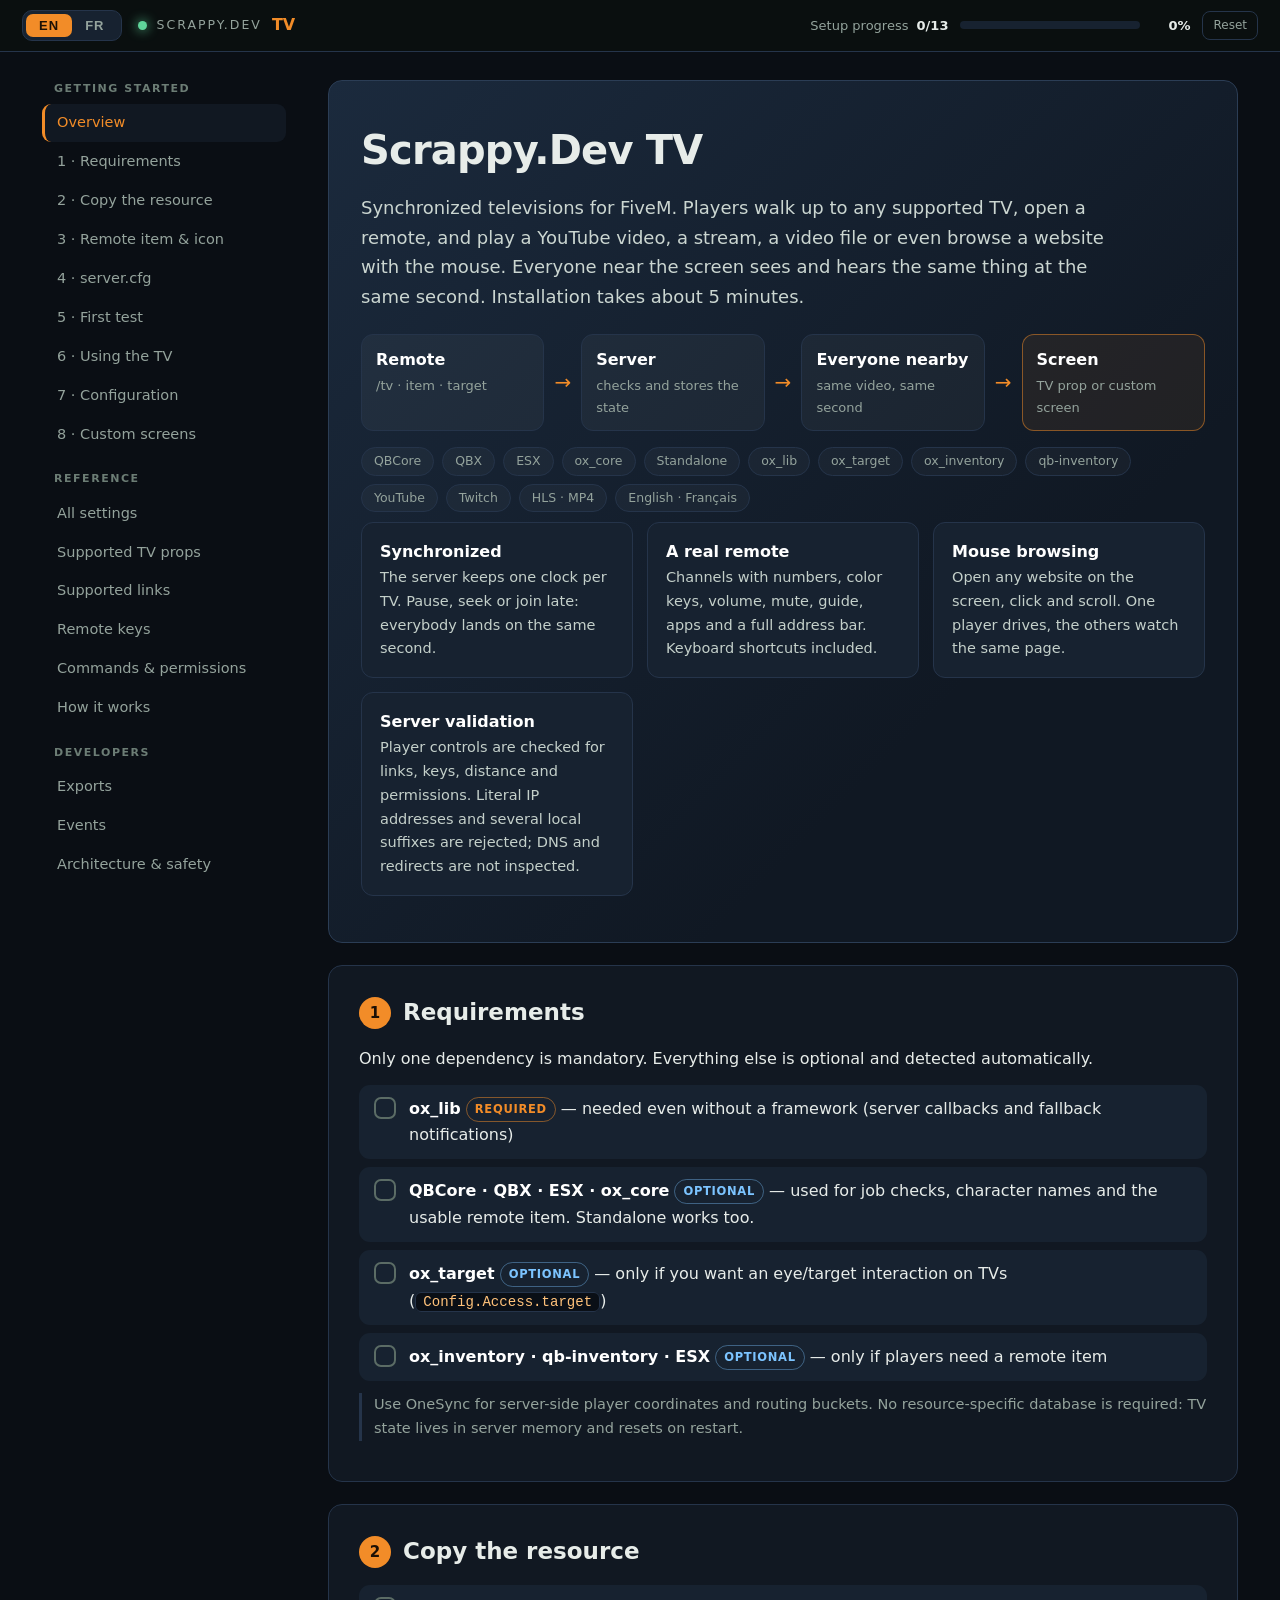
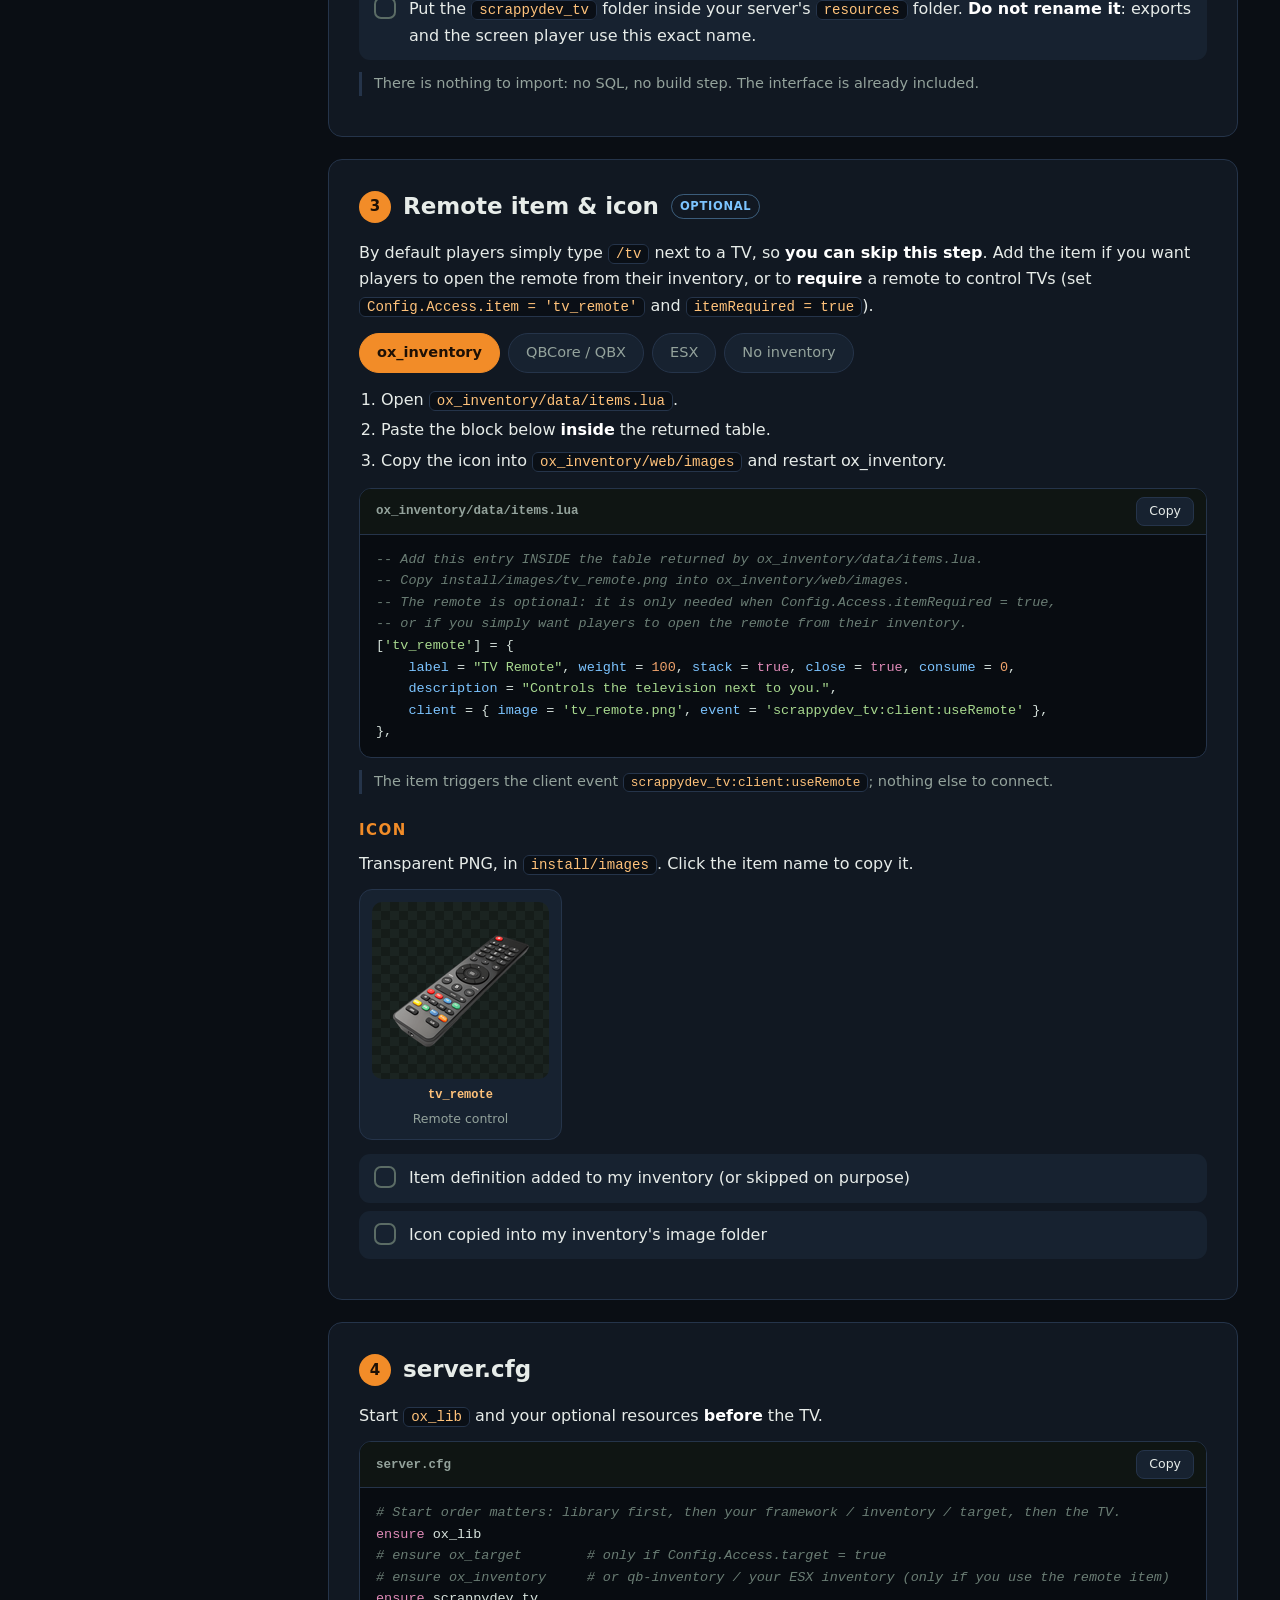
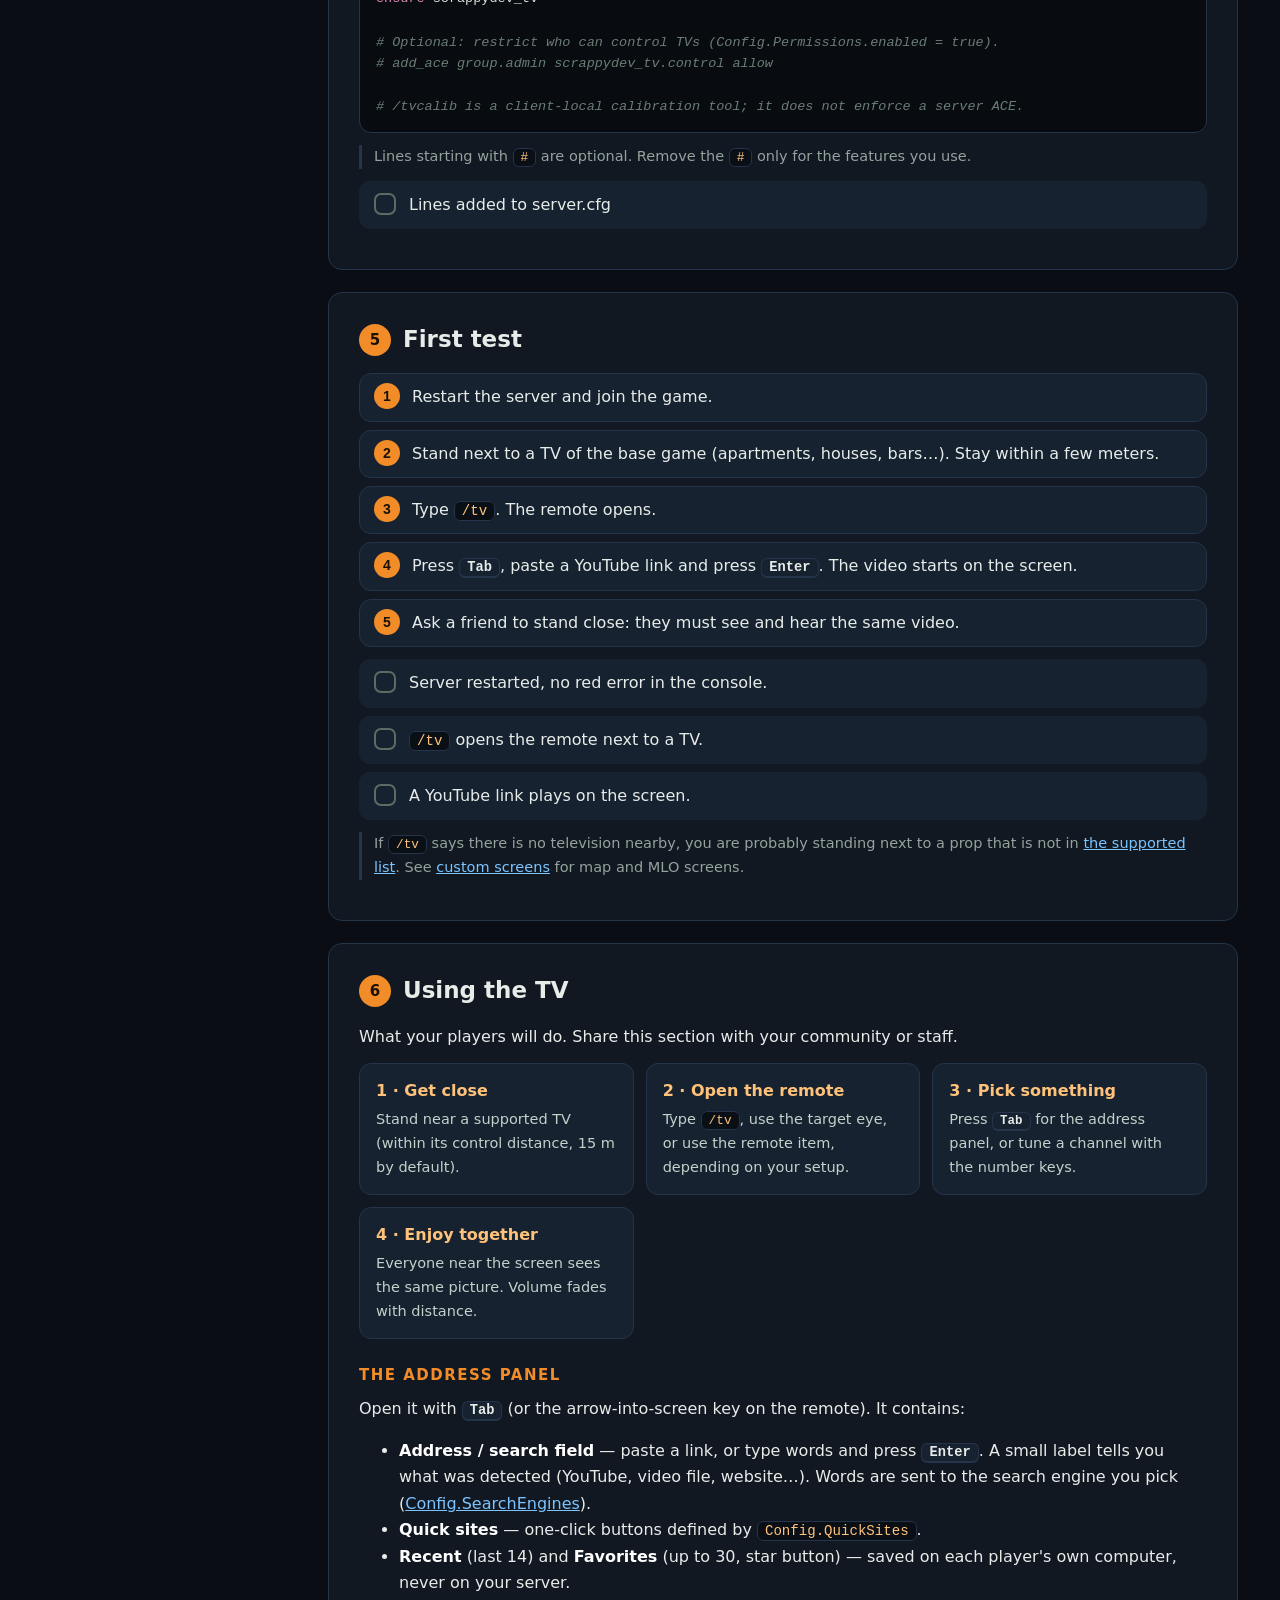
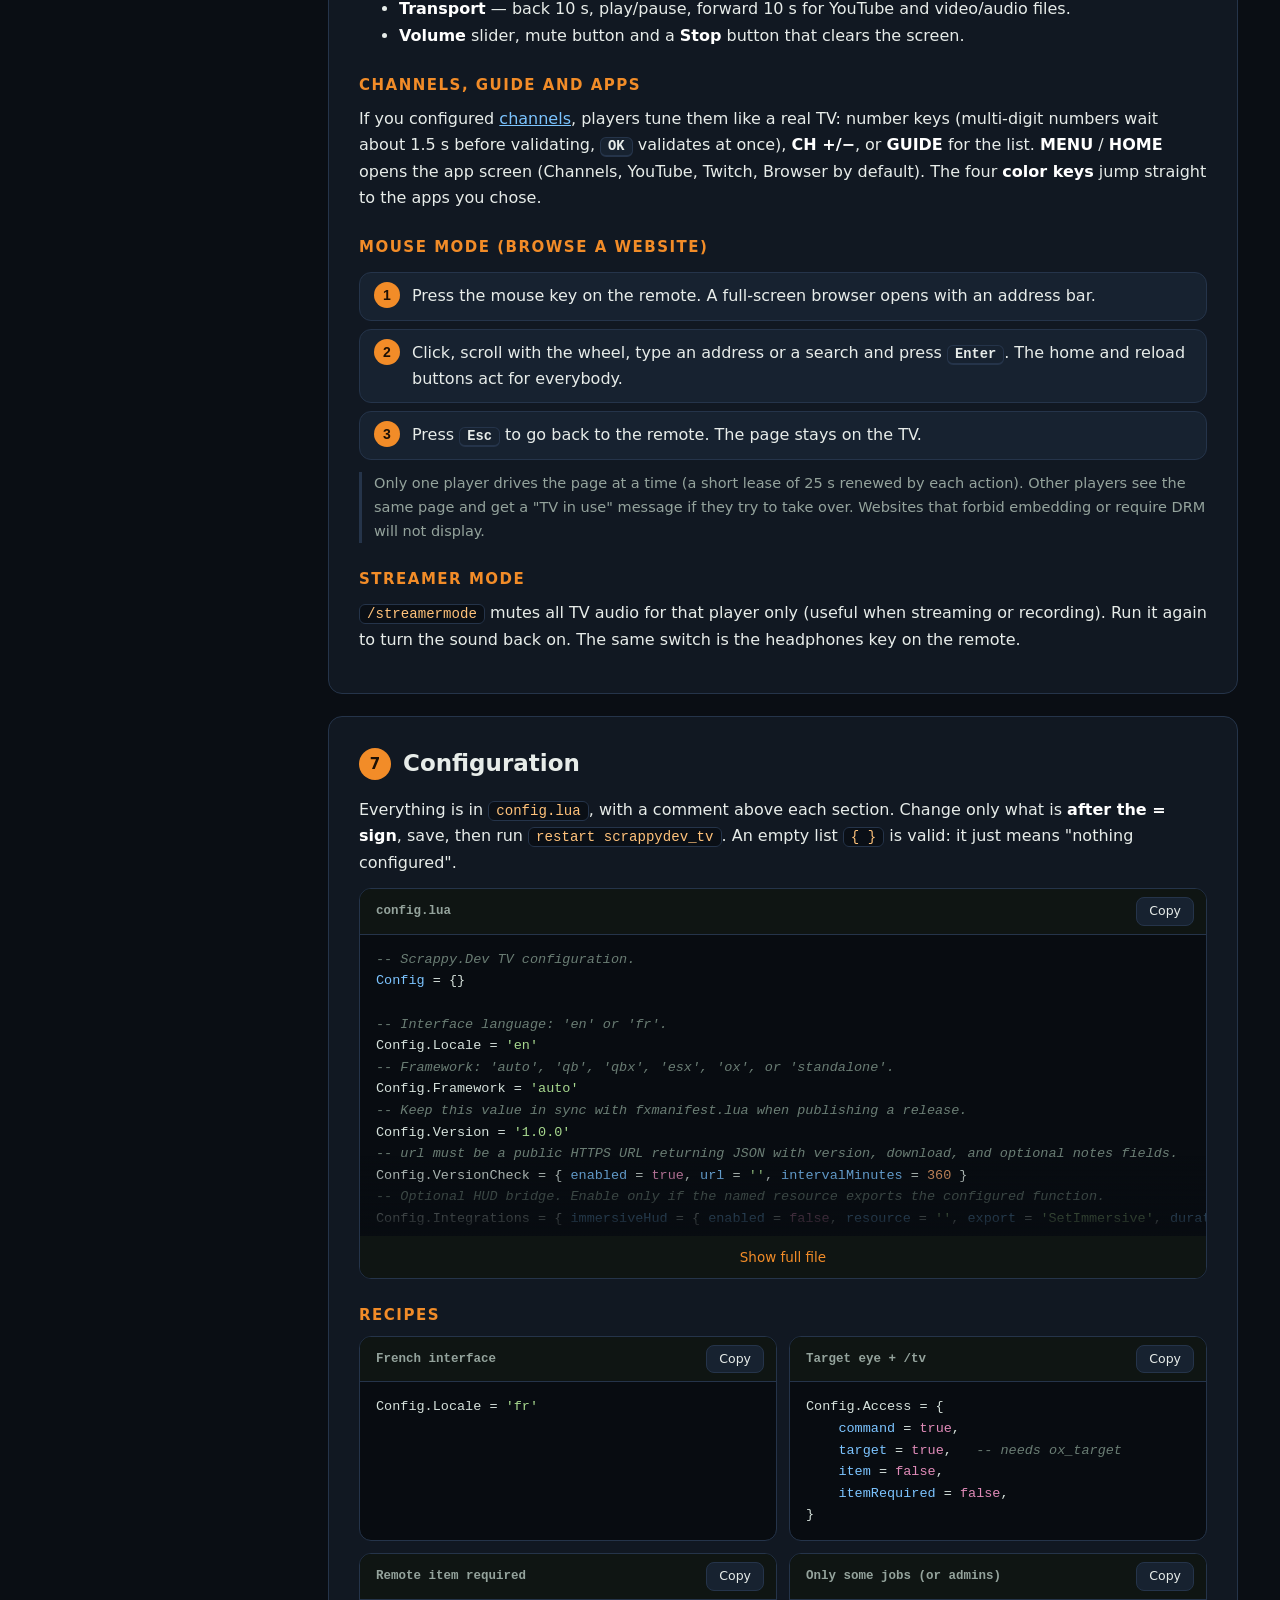
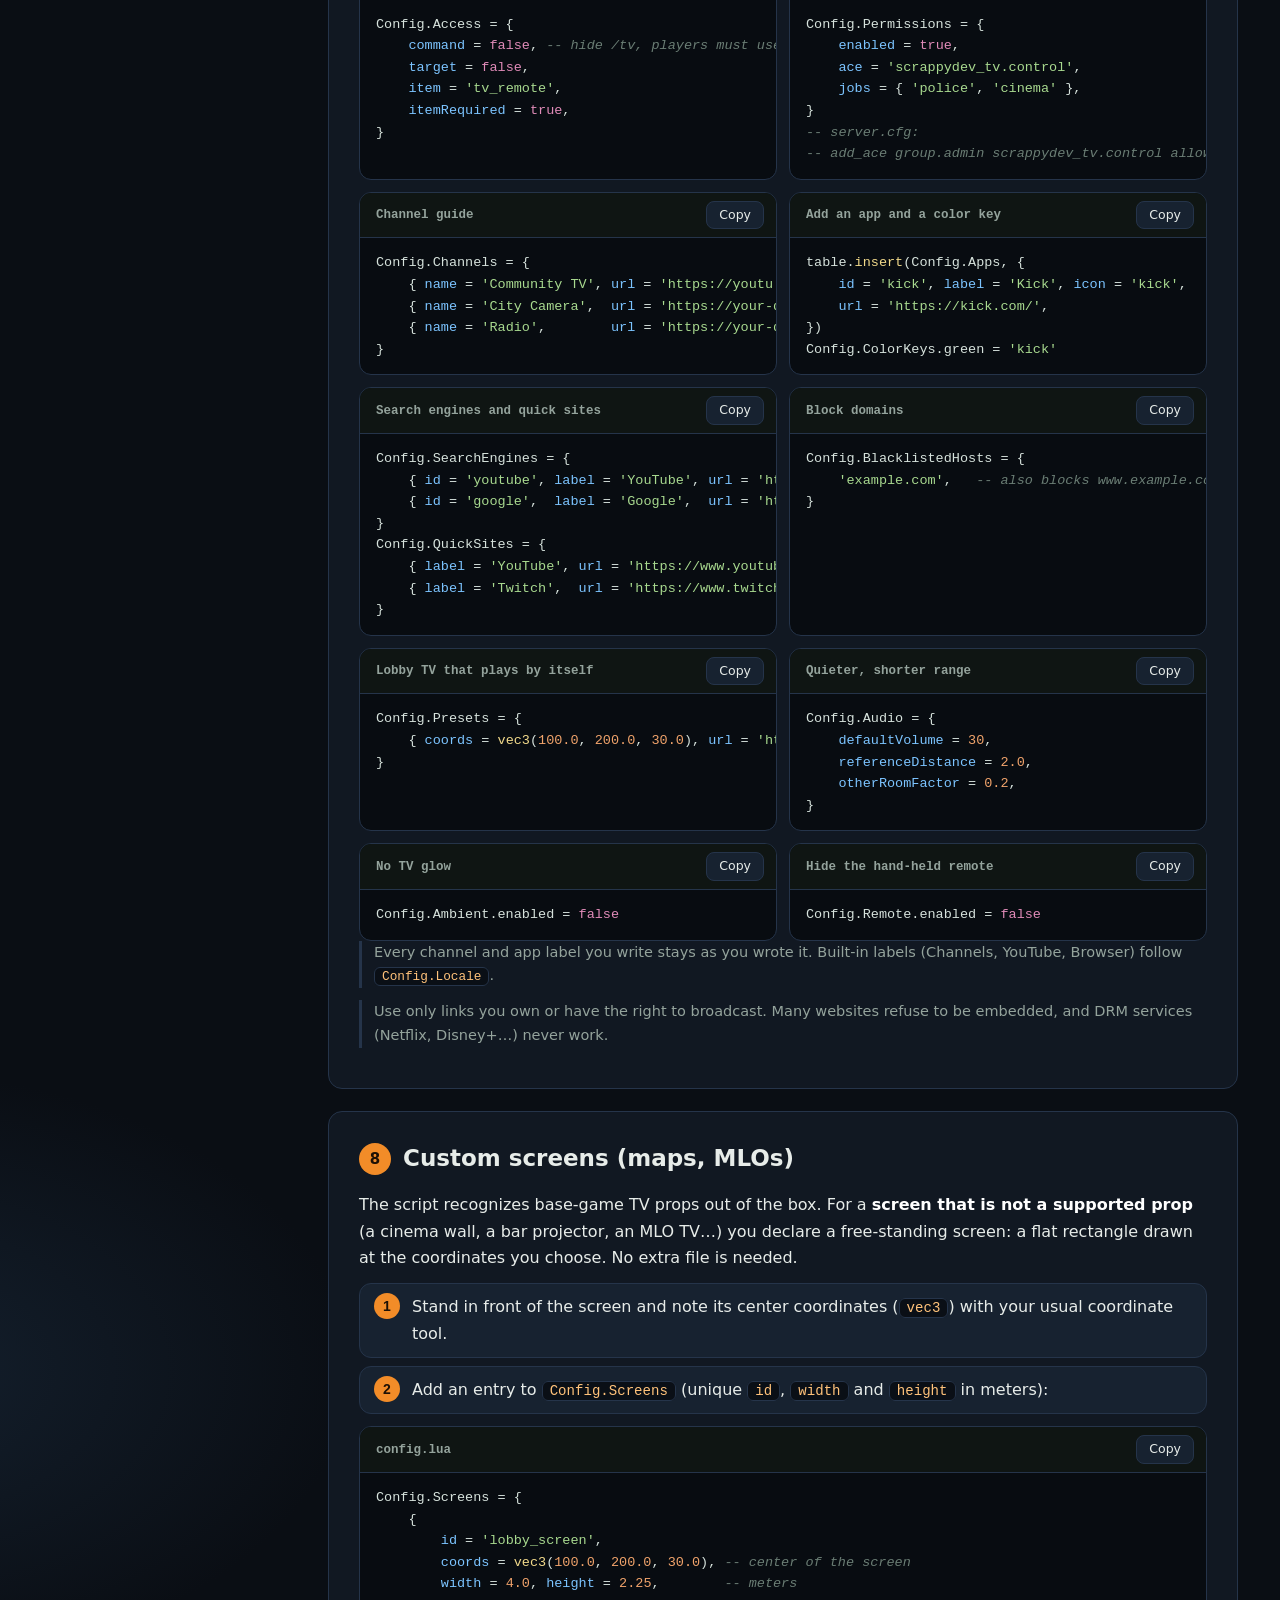
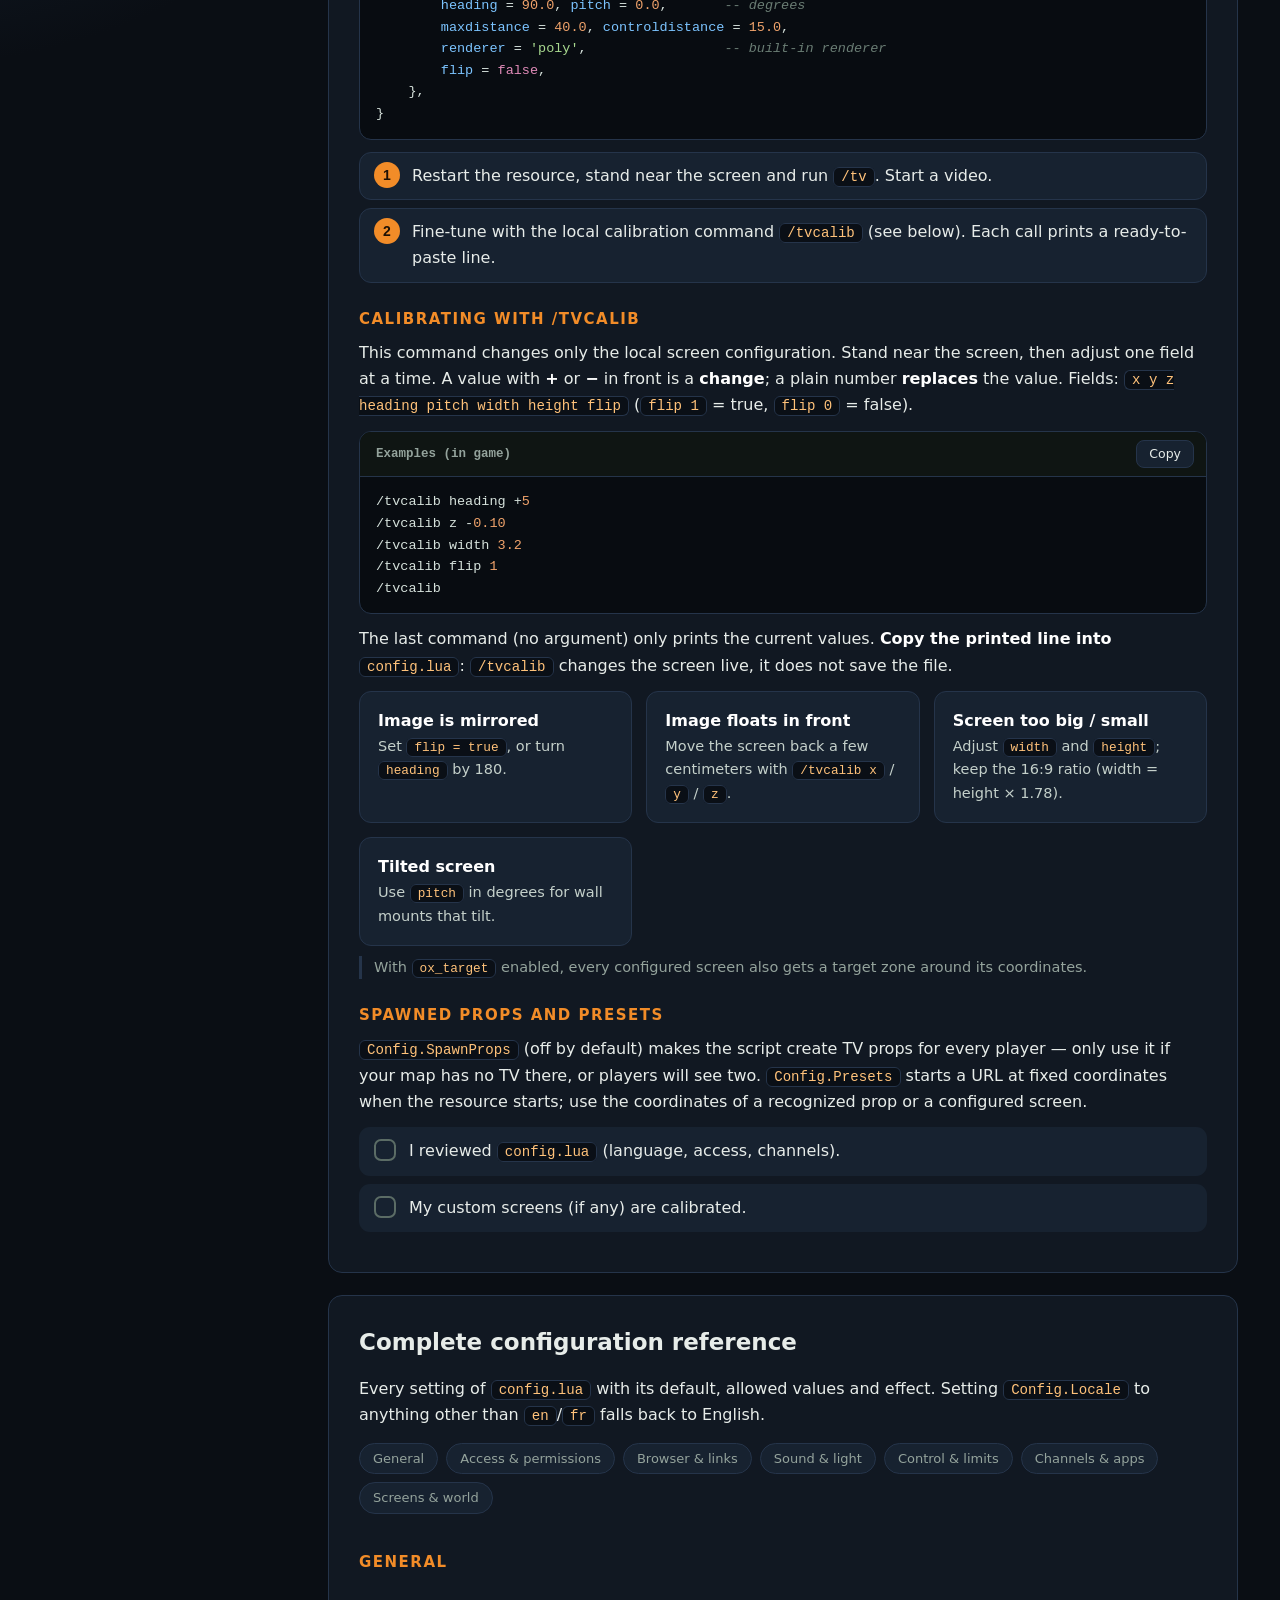
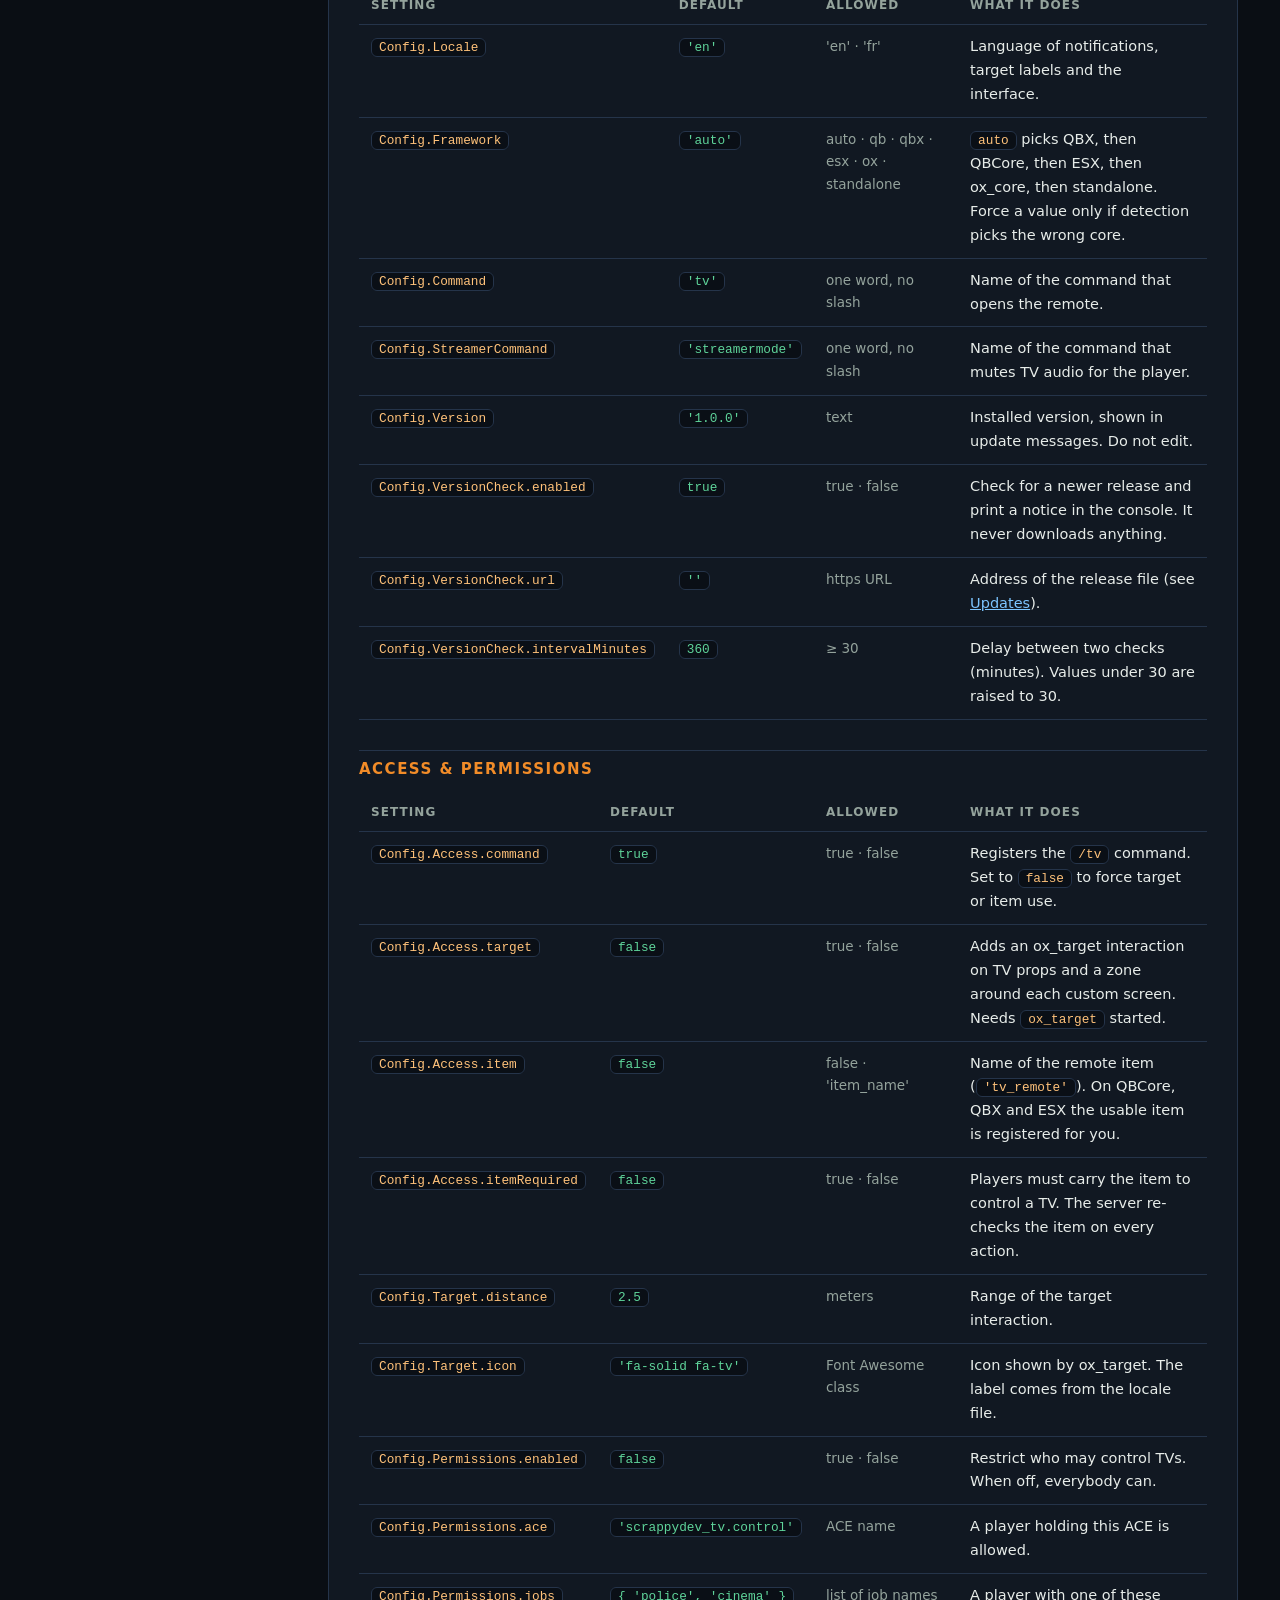
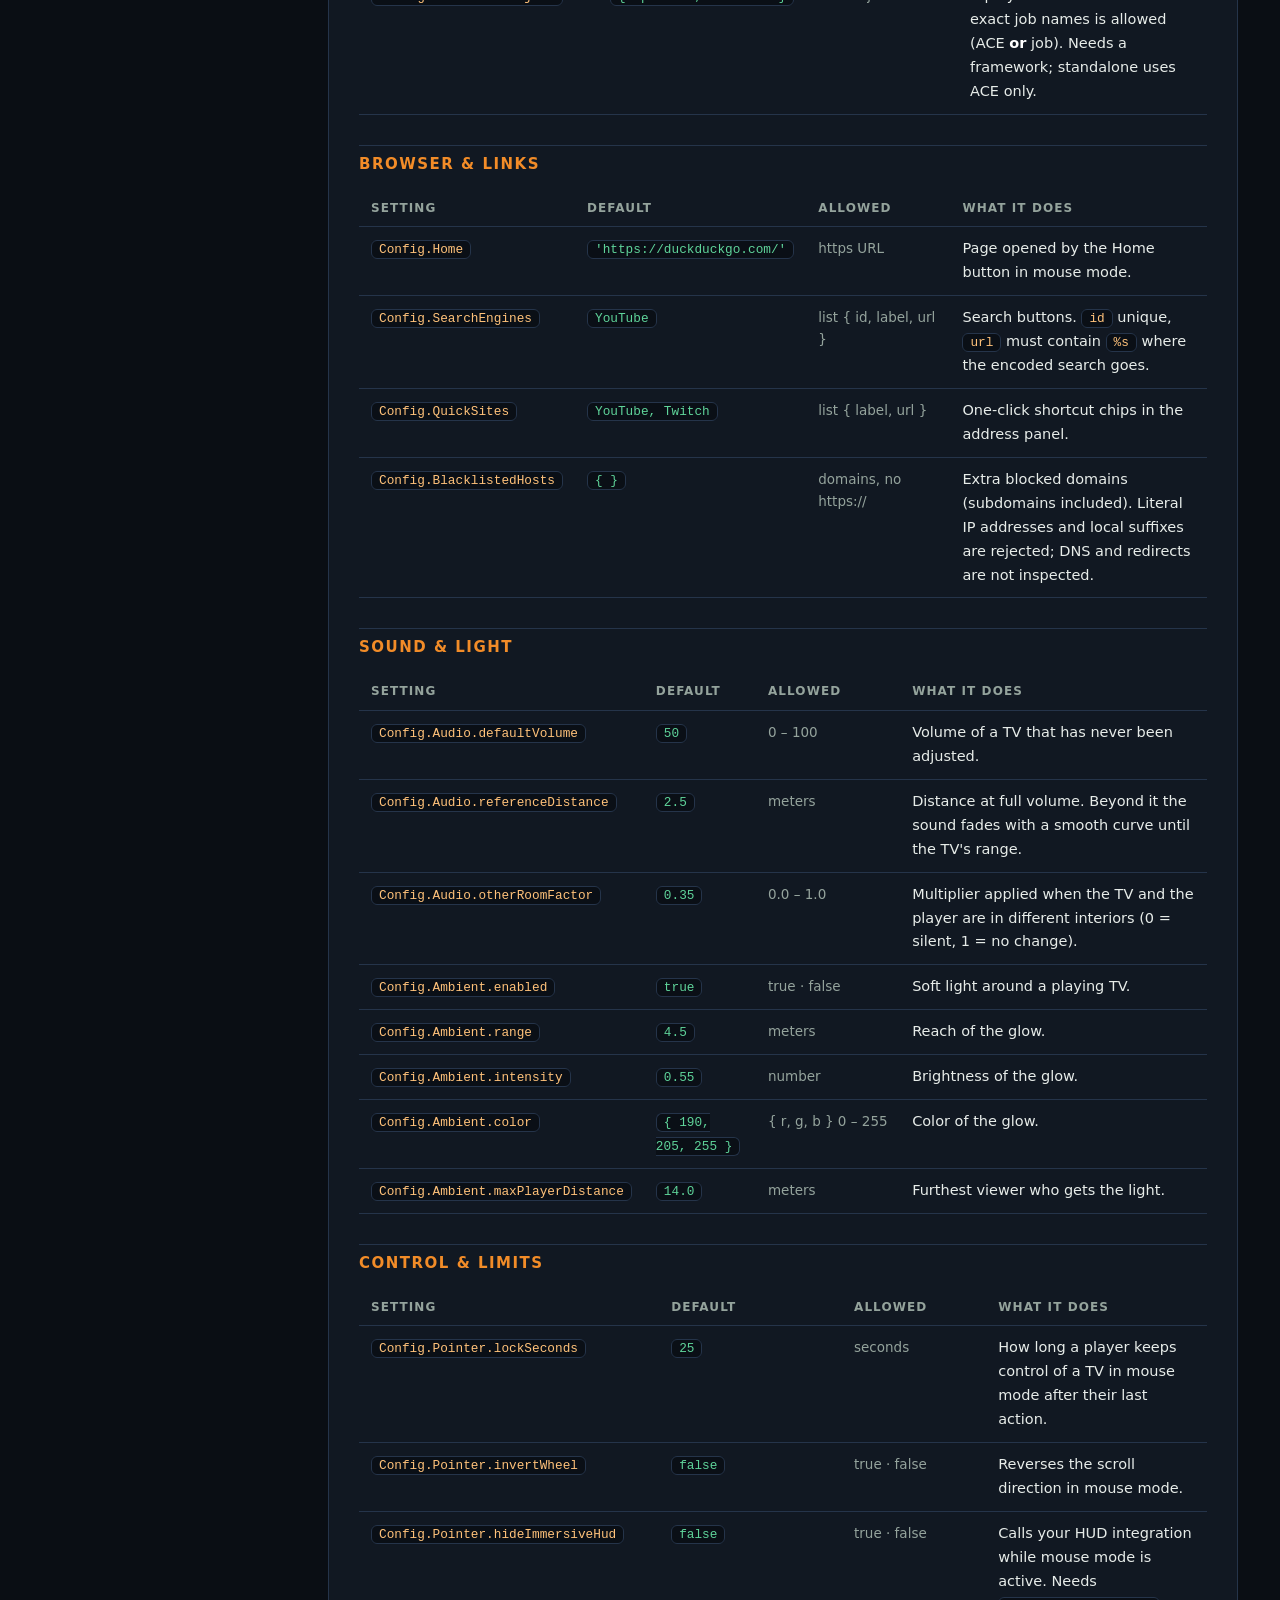
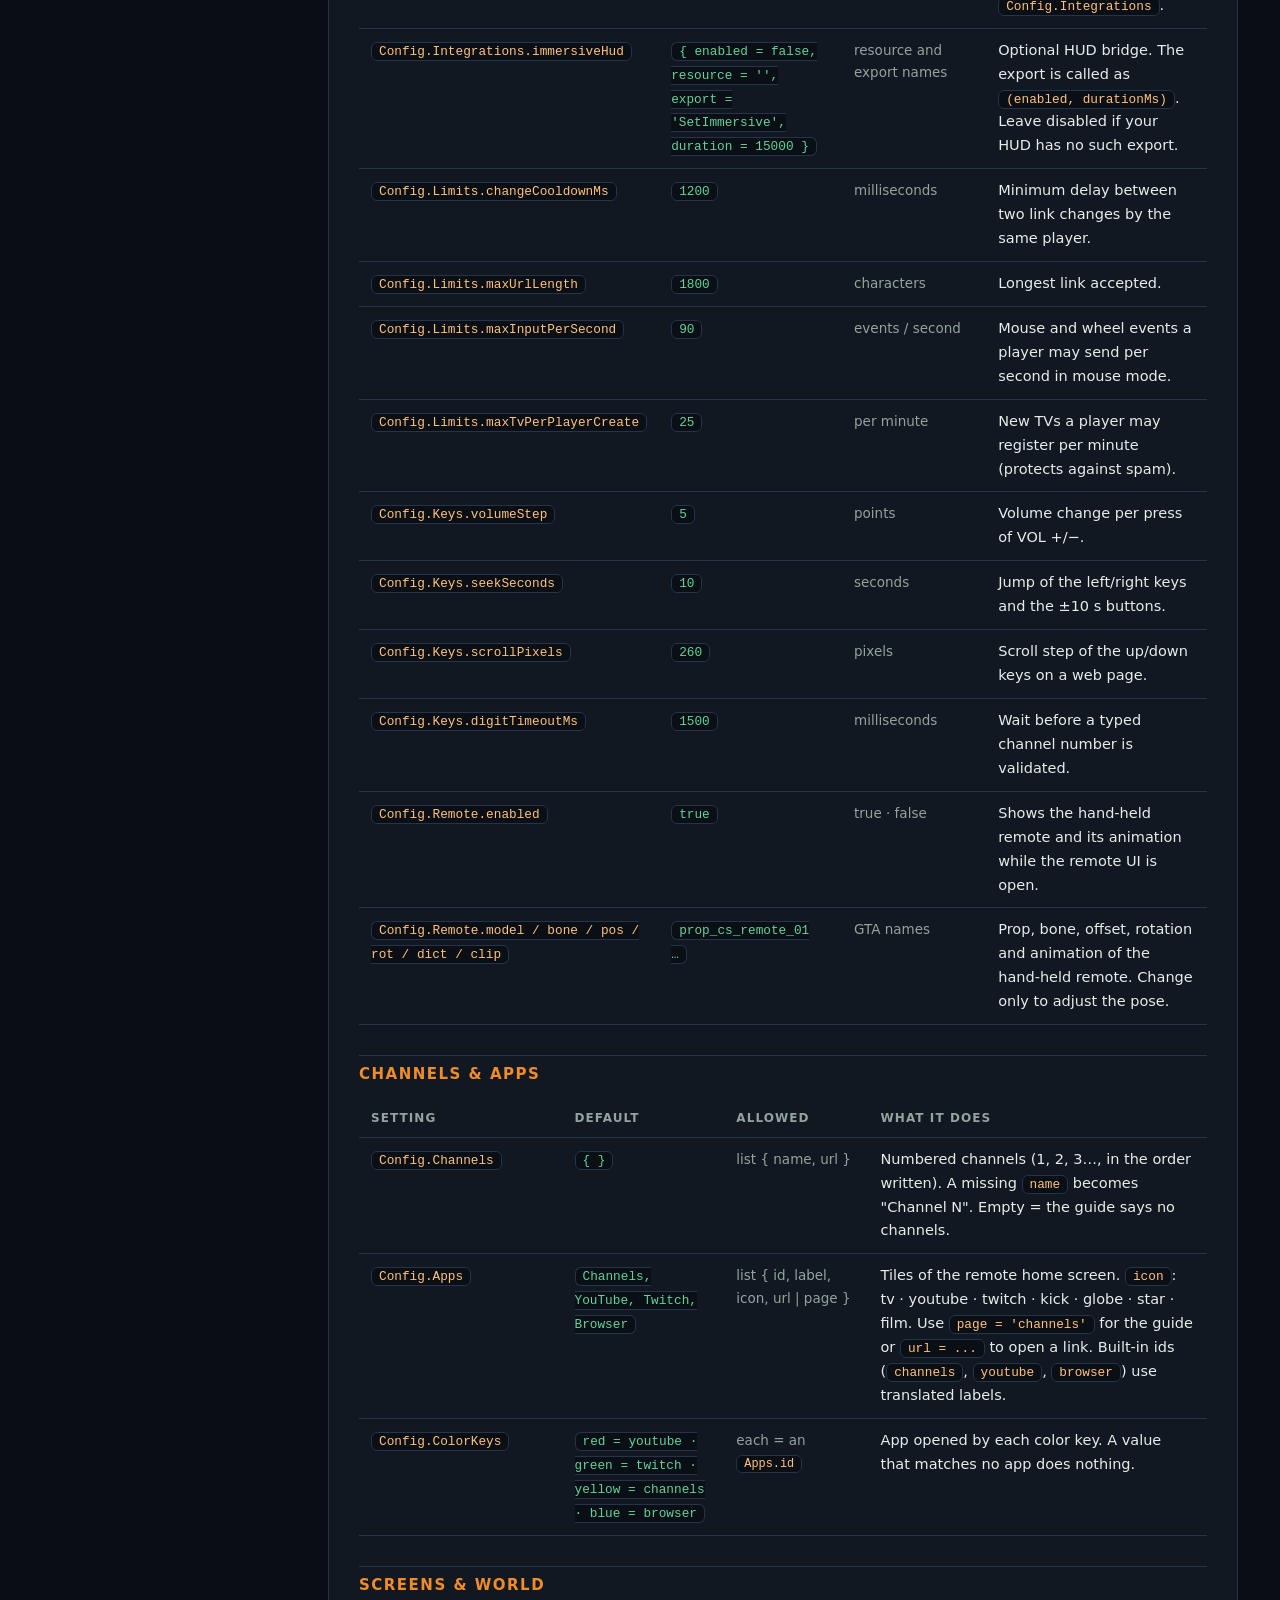
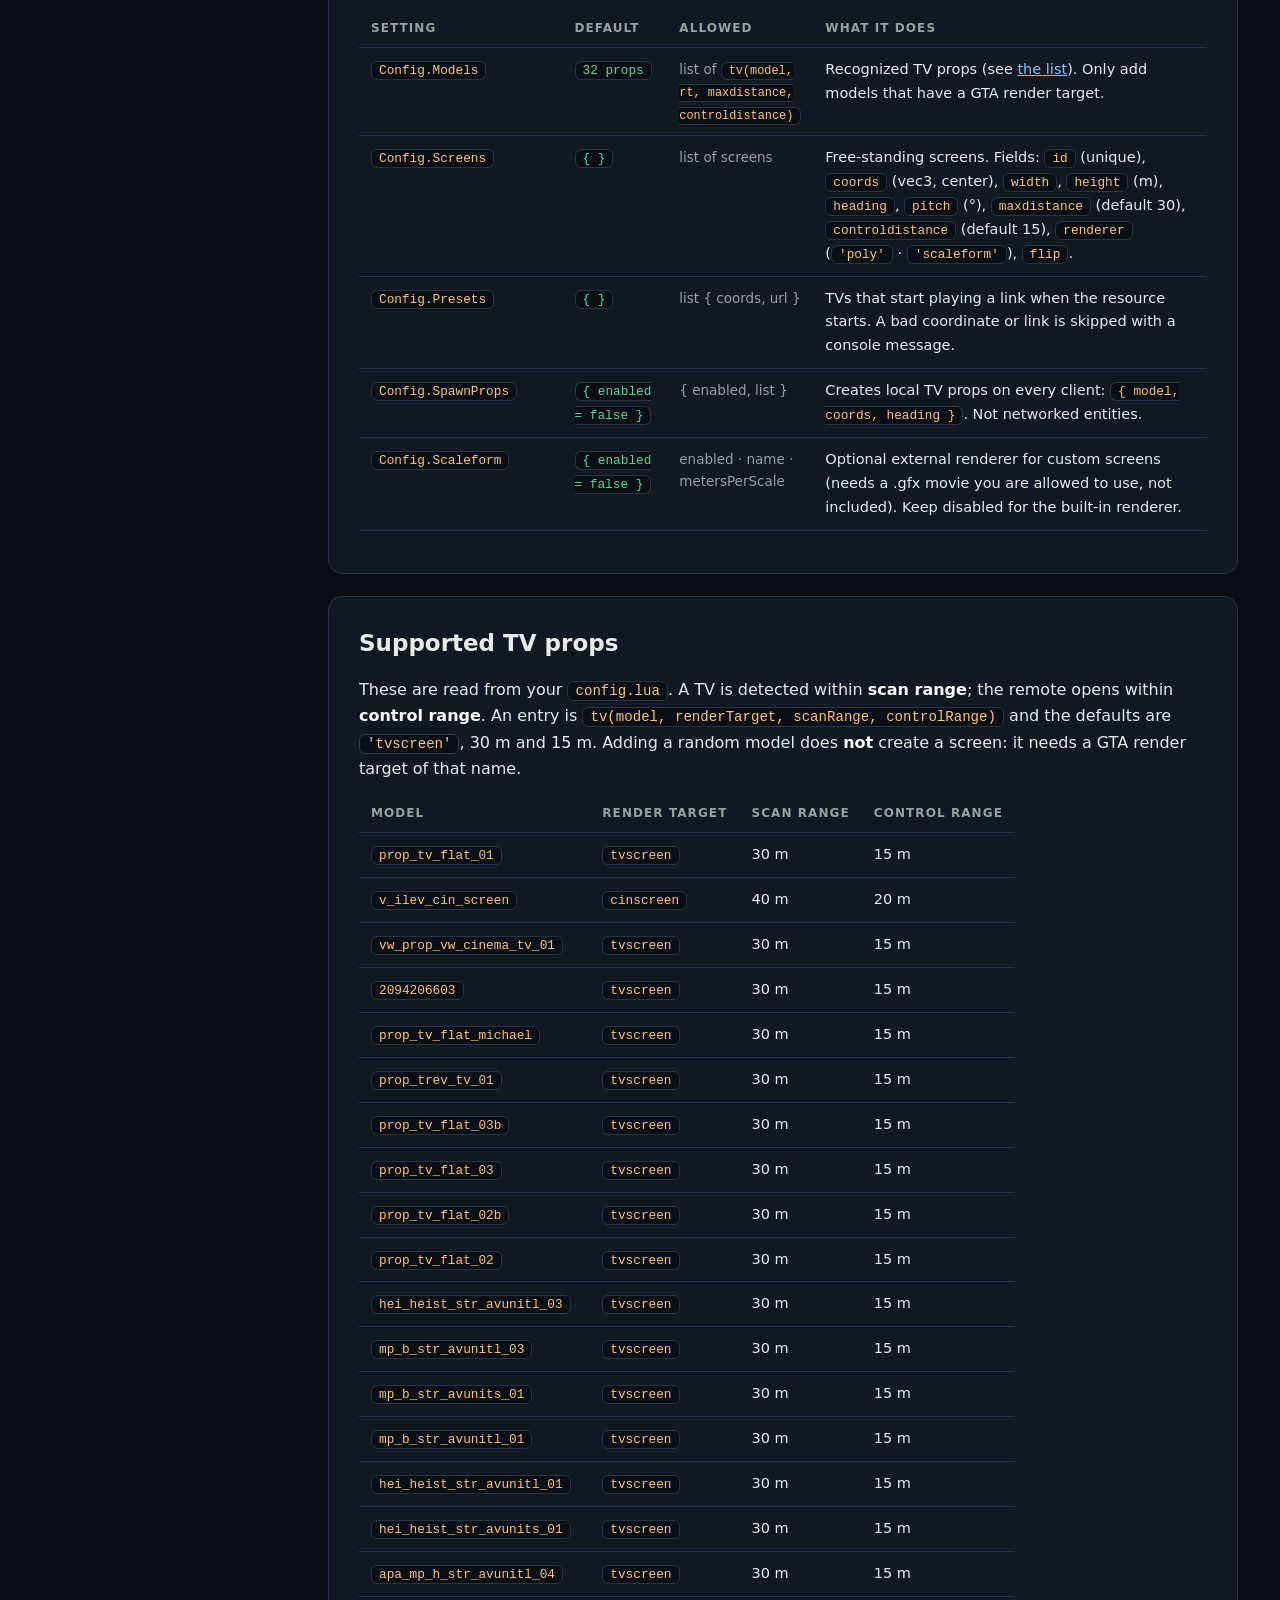
<file: docs/index.html>
<!doctype html>
<html lang="en">
<head>
  <meta charset="utf-8">
  <meta name="viewport" content="width=device-width, initial-scale=1">
  <title>Scrappy.Dev TV — Documentation</title>
  <link rel="stylesheet" href="style.css">
</head>
<body>
<header class="top">
  <div class="lang" role="group" aria-label="Language">
    <button data-setlang="en" class="on">EN</button><button data-setlang="fr">FR</button>
  </div>
  <button class="burger" id="burger" aria-label="Menu">☰</button>
  <div class="brand"><span class="dot"></span><span class="b1">SCRAPPY.DEV</span><b>TV</b></div>
  <div class="progress">
    <div class="ptext"><span class="en">Setup progress</span><span class="fr">Avancement</span> <b id="pcount">0/0</b></div>
    <div class="bar"><i id="bar"></i></div>
    <span id="pct">0%</span>
    <button id="reset" class="ghost"><span class="en">Reset</span><span class="fr">Réinitialiser</span></button>
  </div>
</header>

<div class="layout">
<nav class="side" id="side">
  <div class="grp"><span class="en">Getting started</span><span class="fr">Démarrage</span></div>
  <a href="#overview"><span class="en">Overview</span><span class="fr">Présentation</span></a>
  <a href="#requirements"><span class="en">1 · Requirements</span><span class="fr">1 · Prérequis</span></a>
  <a href="#install"><span class="en">2 · Copy the resource</span><span class="fr">2 · Copier la ressource</span></a>
  <a href="#items"><span class="en">3 · Remote item &amp; icon</span><span class="fr">3 · Objet télécommande</span></a>
  <a href="#servercfg">4 · server.cfg</a>
  <a href="#firststart"><span class="en">5 · First test</span><span class="fr">5 · Premier test</span></a>
  <a href="#using"><span class="en">6 · Using the TV</span><span class="fr">6 · Utiliser la télé</span></a>
  <a href="#config"><span class="en">7 · Configuration</span><span class="fr">7 · Configuration</span></a>
  <a href="#screens"><span class="en">8 · Custom screens</span><span class="fr">8 · Écrans personnalisés</span></a>
  <div class="grp"><span class="en">Reference</span><span class="fr">Référence</span></div>
  <a href="#config-ref"><span class="en">All settings</span><span class="fr">Tous les réglages</span></a>
  <a href="#models"><span class="en">Supported TV props</span><span class="fr">Props de TV gérés</span></a>
  <a href="#links"><span class="en">Supported links</span><span class="fr">Liens pris en charge</span></a>
  <a href="#keys"><span class="en">Remote keys</span><span class="fr">Touches de la télécommande</span></a>
  <a href="#commands"><span class="en">Commands &amp; permissions</span><span class="fr">Commandes et permissions</span></a>
  <a href="#howitworks"><span class="en">How it works</span><span class="fr">Fonctionnement</span></a>
  <div class="grp"><span class="en">Developers</span><span class="fr">Développeurs</span></div>
  <a href="#dev-api"><span class="en">Exports</span><span class="fr">Exports</span></a>
  <a href="#dev-events"><span class="en">Events</span><span class="fr">Évènements</span></a>
  <a href="#dev-arch"><span class="en">Architecture &amp; safety</span><span class="fr">Architecture et sécurité</span></a>
  <div class="grp"><span class="en">Help</span><span class="fr">Aide</span></div>
  <a href="#faq"><span class="en">Troubleshooting</span><span class="fr">Dépannage</span></a>
  <a href="#updates"><span class="en">Updates</span><span class="fr">Mises à jour</span></a>
  <a href="#limits"><span class="en">Good to know</span><span class="fr">À savoir</span></a>
</nav>

<main>

<!-- ============================================================ OVERVIEW -->
<section id="overview" class="hero">
  <h1><span class="en">Scrappy.Dev TV</span><span class="fr">Scrappy.Dev TV</span></h1>
  <p class="lead en">Synchronized televisions for FiveM. Players walk up to any supported TV, open a remote, and play a YouTube video, a stream, a video file or even browse a website with the mouse. Everyone near the screen sees and hears the same thing at the same second. Installation takes about 5 minutes.</p>
  <p class="lead fr">Des télévisions synchronisées pour FiveM. Les joueurs s'approchent d'une télé compatible, ouvrent une télécommande et lancent une vidéo YouTube, un flux, un fichier vidéo ou naviguent même sur un site à la souris. Toutes les personnes proches voient et entendent la même chose, à la même seconde. L'installation prend environ 5 minutes.</p>
  <div class="pipeline">
    <div class="node"><b><span class="en">Remote</span><span class="fr">Télécommande</span></b><small class="en">/tv · item · target</small><small class="fr">/tv · objet · target</small></div>
    <div class="arrow">→</div>
    <div class="node"><b><span class="en">Server</span><span class="fr">Serveur</span></b><small class="en">checks and stores the state</small><small class="fr">vérifie et garde l'état</small></div>
    <div class="arrow">→</div>
    <div class="node"><b><span class="en">Everyone nearby</span><span class="fr">Tout le monde autour</span></b><small class="en">same video, same second</small><small class="fr">même vidéo, même seconde</small></div>
    <div class="arrow">→</div>
    <div class="node pay"><b><span class="en">Screen</span><span class="fr">Écran</span></b><small class="en">TV prop or custom screen</small><small class="fr">prop de télé ou écran perso</small></div>
  </div>
  <div class="chips">
    <span class="chip">QBCore</span><span class="chip">QBX</span><span class="chip">ESX</span><span class="chip">ox_core</span><span class="chip">Standalone</span>
    <span class="chip">ox_lib</span><span class="chip">ox_target</span><span class="chip">ox_inventory</span><span class="chip">qb-inventory</span>
    <span class="chip">YouTube</span><span class="chip">Twitch</span><span class="chip">HLS · MP4</span>
    <span class="chip en">English · Français</span><span class="chip fr">Français · English</span>
  </div>
  <div class="cols">
    <div class="col"><b><span class="en">Synchronized</span><span class="fr">Synchronisé</span></b><p class="en">The server keeps one clock per TV. Pause, seek or join late: everybody lands on the same second.</p><p class="fr">Le serveur garde une horloge par télé. Pause, avance ou arrivée tardive : tout le monde retombe sur la même seconde.</p></div>
    <div class="col"><b><span class="en">A real remote</span><span class="fr">Une vraie télécommande</span></b><p class="en">Channels with numbers, color keys, volume, mute, guide, apps and a full address bar. Keyboard shortcuts included.</p><p class="fr">Chaînes numérotées, touches de couleur, volume, muet, guide, applications et barre d'adresse. Raccourcis clavier inclus.</p></div>
    <div class="col"><b><span class="en">Mouse browsing</span><span class="fr">Navigation à la souris</span></b><p class="en">Open any website on the screen, click and scroll. One player drives, the others watch the same page.</p><p class="fr">Ouvrez n'importe quel site sur l'écran, cliquez et défilez. Un joueur pilote, les autres voient la même page.</p></div>
    <div class="col"><b><span class="en">Server validation</span><span class="fr">Validation serveur</span></b><p class="en">Player controls are checked for links, keys, distance and permissions. Literal IP addresses and several local suffixes are rejected; DNS and redirects are not inspected.</p><p class="fr">Les actions des joueurs sont vérifiées : liens, touches, distance et permissions. Les IP littérales et plusieurs suffixes locaux sont refusés ; les DNS et redirections ne sont pas inspectés.</p></div>
  </div>
</section>

<!-- ============================================================ 1 REQUIREMENTS -->
<section id="requirements">
  <h2><span class="num">1</span><span class="en">Requirements</span><span class="fr">Prérequis</span></h2>
  <p class="en">Only one dependency is mandatory. Everything else is optional and detected automatically.</p>
  <p class="fr">Une seule dépendance est obligatoire. Tout le reste est optionnel et détecté automatiquement.</p>
  <div class="checks">
    <label><input type="checkbox" data-id="req-oxlib"><span><b>ox_lib</b> <span class="badge req"><span class="en">required</span><span class="fr">obligatoire</span></span> <i class="en">— needed even without a framework (server callbacks and fallback notifications)</i><i class="fr">— nécessaire même sans framework (callbacks serveur et notifications de secours)</i></span></label>
    <label><input type="checkbox" data-id="req-framework"><span><b>QBCore · QBX · ESX · ox_core</b> <span class="badge opt"><span class="en">optional</span><span class="fr">optionnel</span></span> <i class="en">— used for job checks, character names and the usable remote item. Standalone works too.</i><i class="fr">— utilisé pour les métiers, les noms de personnage et l'objet télécommande. Le mode standalone fonctionne aussi.</i></span></label>
    <label><input type="checkbox" data-id="req-target"><span><b>ox_target</b> <span class="badge opt"><span class="en">optional</span><span class="fr">optionnel</span></span> <i class="en">— only if you want an eye/target interaction on TVs (<code>Config.Access.target</code>)</i><i class="fr">— seulement si vous voulez une interaction « œil » sur les télés (<code>Config.Access.target</code>)</i></span></label>
    <label><input type="checkbox" data-id="req-inventory"><span><b>ox_inventory · qb-inventory · ESX</b> <span class="badge opt"><span class="en">optional</span><span class="fr">optionnel</span></span> <i class="en">— only if players need a remote item</i><i class="fr">— seulement si les joueurs doivent avoir un objet télécommande</i></span></label>
  </div>
  <p class="note en">Use OneSync for server-side player coordinates and routing buckets. No resource-specific database is required: TV state lives in server memory and resets on restart.</p>
  <p class="note fr">Utilisez OneSync pour les coordonnées des joueurs et les routing buckets côté serveur. Aucune base de données propre au script n'est requise : l'état des télés reste en mémoire et se réinitialise au redémarrage.</p>
</section>

<!-- ============================================================ 2 INSTALL -->
<section id="install">
  <h2><span class="num">2</span><span class="en">Copy the resource</span><span class="fr">Copier la ressource</span></h2>
  <div class="checks">
    <label><input type="checkbox" data-id="copy-folder"><span><i class="en">Put the <code>scrappydev_tv</code> folder inside your server's <code>resources</code> folder. <b>Do not rename it</b>: exports and the screen player use this exact name.</i><i class="fr">Placez le dossier <code>scrappydev_tv</code> dans le dossier <code>resources</code> de votre serveur. <b>Ne le renommez pas</b> : les exports et le lecteur d'écran utilisent ce nom exact.</i></span></label>
  </div>
  <p class="note en">There is nothing to import: no SQL, no build step. The interface is already included.</p>
  <p class="note fr">Rien à importer : pas de SQL, rien à compiler. L'interface est déjà incluse.</p>
</section>

<!-- ============================================================ 3 ITEMS -->
<section id="items">
  <h2><span class="num">3</span><span class="en">Remote item &amp; icon</span><span class="fr">Objet télécommande</span> <span class="badge opt"><span class="en">optional</span><span class="fr">optionnel</span></span></h2>
  <p class="en">By default players simply type <code>/tv</code> next to a TV, so <b>you can skip this step</b>. Add the item if you want players to open the remote from their inventory, or to <b>require</b> a remote to control TVs (set <code>Config.Access.item = 'tv_remote'</code> and <code>itemRequired = true</code>).</p>
  <p class="fr">Par défaut, les joueurs tapent simplement <code>/tv</code> à côté d'une télé : <b>vous pouvez passer cette étape</b>. Ajoutez l'objet si vous voulez que les joueurs ouvrent la télécommande depuis leur inventaire, ou si vous voulez <b>exiger</b> une télécommande pour contrôler les télés (<code>Config.Access.item = 'tv_remote'</code> et <code>itemRequired = true</code>).</p>

  <div class="tabs" role="tablist">
    <button class="tab on" data-tab="ox">ox_inventory</button>
    <button class="tab" data-tab="qb">QBCore / QBX</button>
    <button class="tab" data-tab="esx">ESX</button>
    <button class="tab" data-tab="none"><span class="en">No inventory</span><span class="fr">Sans inventaire</span></button>
  </div>

  <div class="pane on" data-pane="ox">
    <ol class="how">
      <li class="en">Open <code>ox_inventory/data/items.lua</code>.</li><li class="fr">Ouvrez <code>ox_inventory/data/items.lua</code>.</li>
      <li class="en">Paste the block below <b>inside</b> the returned table.</li><li class="fr">Collez le bloc ci-dessous <b>dans</b> la table retournée.</li>
      <li class="en">Copy the icon into <code>ox_inventory/web/images</code> and restart ox_inventory.</li><li class="fr">Copiez l'icône dans <code>ox_inventory/web/images</code> et redémarrez ox_inventory.</li>
    </ol>
    <figure class="code" data-lang="lua"><figcaption><span class="file">ox_inventory/data/items.lua</span><button class="copy" data-copy><span class="en">Copy</span><span class="fr">Copier</span></button></figcaption><pre><code>-- Add this entry INSIDE the table returned by ox_inventory/data/items.lua.
-- Copy install/images/tv_remote.png into ox_inventory/web/images.
-- The remote is optional: it is only needed when Config.Access.itemRequired = true,
-- or if you simply want players to open the remote from their inventory.
[&#39;tv_remote&#39;] = {
    label = &quot;TV Remote&quot;, weight = 100, stack = true, close = true, consume = 0,
    description = &quot;Controls the television next to you.&quot;,
    client = { image = &#39;tv_remote.png&#39;, event = &#39;scrappydev_tv:client:useRemote&#39; },
},</code></pre></figure>
    <p class="note en">The item triggers the client event <code>scrappydev_tv:client:useRemote</code>; nothing else to connect.</p>
    <p class="note fr">L'objet déclenche l'évènement client <code>scrappydev_tv:client:useRemote</code> ; rien d'autre à brancher.</p>
  </div>

  <div class="pane" data-pane="qb">
    <ol class="how">
      <li class="en">Open <code>qb-core/shared/items.lua</code>.</li><li class="fr">Ouvrez <code>qb-core/shared/items.lua</code>.</li>
      <li class="en">Paste the block below inside <code>QBCore.Shared.Items</code> (QBX: your items file).</li><li class="fr">Collez le bloc ci-dessous dans <code>QBCore.Shared.Items</code> (QBX : votre fichier d'objets).</li>
      <li class="en">Copy the icon into <code>qb-inventory/html/images</code>. The usable item registers itself.</li><li class="fr">Copiez l'icône dans <code>qb-inventory/html/images</code>. L'objet utilisable s'enregistre tout seul.</li>
    </ol>
    <figure class="code" data-lang="lua"><figcaption><span class="file">qb-core/shared/items.lua</span><button class="copy" data-copy><span class="en">Copy</span><span class="fr">Copier</span></button></figcaption><pre><code>-- Add inside QBCore.Shared.Items (QBX: your items file). Copy install/images/tv_remote.png into qb-inventory/html/images.
-- The usable item is registered automatically by the resource when Config.Access.item = &#39;tv_remote&#39;.
tv_remote = { name=&#39;tv_remote&#39;, label=&quot;TV Remote&quot;, weight=100, type=&#39;item&#39;, image=&#39;tv_remote.png&#39;, unique=false, useable=true, shouldClose=true, description=&quot;Controls the television next to you.&quot; },</code></pre></figure>
  </div>

  <div class="pane" data-pane="esx">
    <ol class="how">
      <li class="en">Run the SQL below on your database (HeidiSQL, phpMyAdmin…). Native ESX inventory only — do <b>not</b> import it with ox_inventory.</li>
      <li class="fr">Exécutez le SQL ci-dessous sur votre base (HeidiSQL, phpMyAdmin…). Inventaire ESX natif uniquement — ne l'importez <b>pas</b> avec ox_inventory.</li>
      <li class="en">Copy the icon into your inventory's image folder. The usable item registers itself.</li><li class="fr">Copiez l'icône dans le dossier d'images de votre inventaire. L'objet utilisable s'enregistre tout seul.</li>
    </ol>
    <figure class="code" data-lang="sql"><figcaption><span class="file">install/esx_items.sql</span><button class="copy" data-copy><span class="en">Copy</span><span class="fr">Copier</span></button></figcaption><pre><code>-- Native ESX inventory only, items(name, label, weight) schema. Do NOT import this with ox_inventory.
INSERT INTO items (name,label,weight) VALUES
(&#39;tv_remote&#39;,&#39;TV Remote&#39;,100)
ON DUPLICATE KEY UPDATE label=VALUES(label),weight=VALUES(weight);</code></pre></figure>
  </div>

  <div class="pane" data-pane="none">
    <p class="en">No item to create. Keep <code>Config.Access.item = false</code>: players use <code>/tv</code> or the target. If you build your own inventory, call the server export <code>exports.scrappydev_tv:useRemote(source)</code> from your item-use code.</p>
    <p class="fr">Aucun objet à créer. Gardez <code>Config.Access.item = false</code> : les joueurs utilisent <code>/tv</code> ou le target. Si vous avez votre propre inventaire, appelez l'export serveur <code>exports.scrappydev_tv:useRemote(source)</code> depuis le code d'utilisation de votre objet.</p>
  </div>

  <h3><span class="en">Icon</span><span class="fr">Icône</span></h3>
  <p class="en">Transparent PNG, in <code>install/images</code>. Click the item name to copy it.</p>
  <p class="fr">PNG transparent, dans <code>install/images</code>. Cliquez sur le nom de l'objet pour le copier.</p>
  <div class="icons">
    <div class="icon"><div class="img"><img src="../install/images/tv_remote.png" alt="tv_remote"></div><button class="name" data-copytext="tv_remote">tv_remote</button><small class="en">Remote control</small><small class="fr">Télécommande</small></div>
  </div>

  <div class="checks">
    <label><input type="checkbox" data-id="items-defs"><span><i class="en">Item definition added to my inventory (or skipped on purpose)</i><i class="fr">Définition d'objet ajoutée à mon inventaire (ou ignorée volontairement)</i></span></label>
    <label><input type="checkbox" data-id="items-icons"><span><i class="en">Icon copied into my inventory's image folder</i><i class="fr">Icône copiée dans le dossier d'images de mon inventaire</i></span></label>
  </div>
</section>

<!-- ============================================================ 4 SERVER.CFG -->
<section id="servercfg">
  <h2><span class="num">4</span>server.cfg</h2>
  <p class="en">Start <code>ox_lib</code> and your optional resources <b>before</b> the TV.</p>
  <p class="fr">Démarrez <code>ox_lib</code> et vos ressources optionnelles <b>avant</b> la télé.</p>
  <figure class="code" data-lang="cfg"><figcaption><span class="file">server.cfg</span><button class="copy" data-copy><span class="en">Copy</span><span class="fr">Copier</span></button></figcaption><pre><code># Start order matters: library first, then your framework / inventory / target, then the TV.
ensure ox_lib
# ensure ox_target        # only if Config.Access.target = true
# ensure ox_inventory     # or qb-inventory / your ESX inventory (only if you use the remote item)
ensure scrappydev_tv

# Optional: restrict who can control TVs (Config.Permissions.enabled = true).
# add_ace group.admin scrappydev_tv.control allow

# /tvcalib is a client-local calibration tool; it does not enforce a server ACE.</code></pre></figure>
  <p class="note en">Lines starting with <code>#</code> are optional. Remove the <code>#</code> only for the features you use.</p>
  <p class="note fr">Les lignes qui commencent par <code>#</code> sont optionnelles. Retirez le <code>#</code> seulement pour les fonctions que vous utilisez.</p>
  <div class="checks"><label><input type="checkbox" data-id="cfg-lines"><span><i class="en">Lines added to server.cfg</i><i class="fr">Lignes ajoutées dans server.cfg</i></span></label></div>
</section>

<!-- ============================================================ 5 FIRST TEST -->
<section id="firststart">
  <h2><span class="num">5</span><span class="en">First test</span><span class="fr">Premier test</span></h2>
  <ol class="flow">
    <li><span class="en">Restart the server and join the game.</span><span class="fr">Redémarrez le serveur et connectez-vous en jeu.</span></li>
    <li><span class="en">Stand next to a TV of the base game (apartments, houses, bars…). Stay within a few meters.</span><span class="fr">Placez-vous à côté d'une télé du jeu de base (appartements, maisons, bars…), à quelques mètres au plus.</span></li>
    <li><span class="en">Type <code>/tv</code>. The remote opens.</span><span class="fr">Tapez <code>/tv</code>. La télécommande s'ouvre.</span></li>
    <li><span class="en">Press <kbd>Tab</kbd>, paste a YouTube link and press <kbd>Enter</kbd>. The video starts on the screen.</span><span class="fr">Appuyez sur <kbd>Tab</kbd>, collez un lien YouTube puis <kbd>Entrée</kbd>. La vidéo démarre sur l'écran.</span></li>
    <li><span class="en">Ask a friend to stand close: they must see and hear the same video.</span><span class="fr">Demandez à un ami de se tenir près de vous : il doit voir et entendre la même vidéo.</span></li>
  </ol>
  <div class="checks">
    <label><input type="checkbox" data-id="start-restart"><span><i class="en">Server restarted, no red error in the console.</i><i class="fr">Serveur redémarré, aucune erreur rouge dans la console.</i></span></label>
    <label><input type="checkbox" data-id="start-tv"><span><i class="en"><code>/tv</code> opens the remote next to a TV.</i><i class="fr"><code>/tv</code> ouvre la télécommande à côté d'une télé.</i></span></label>
    <label><input type="checkbox" data-id="start-play"><span><i class="en">A YouTube link plays on the screen.</i><i class="fr">Un lien YouTube se lit sur l'écran.</i></span></label>
  </div>
  <p class="note en">If <code>/tv</code> says there is no television nearby, you are probably standing next to a prop that is not in <a href="#models">the supported list</a>. See <a href="#screens">custom screens</a> for map and MLO screens.</p>
  <p class="note fr">Si <code>/tv</code> indique qu'il n'y a pas de télévision proche, vous êtes sans doute à côté d'un prop absent de <a href="#models">la liste gérée</a>. Voir les <a href="#screens">écrans personnalisés</a> pour les écrans de map et de MLO.</p>
</section>

<!-- ============================================================ 6 USING THE TV -->
<section id="using">
  <h2><span class="num">6</span><span class="en">Using the TV</span><span class="fr">Utiliser la télé</span></h2>
  <p class="en">What your players will do. Share this section with your community or staff.</p>
  <p class="fr">Ce que feront vos joueurs. Partagez cette section avec votre communauté ou votre staff.</p>

  <div class="shots">
    <div class="shot"><b><span class="en">1 · Get close</span><span class="fr">1 · Approchez-vous</span></b><p class="en">Stand near a supported TV (within its control distance, 15 m by default).</p><p class="fr">Placez-vous près d'une télé gérée (dans sa distance de contrôle, 15 m par défaut).</p></div>
    <div class="shot"><b><span class="en">2 · Open the remote</span><span class="fr">2 · Ouvrez la télécommande</span></b><p class="en">Type <code>/tv</code>, use the target eye, or use the remote item, depending on your setup.</p><p class="fr">Tapez <code>/tv</code>, utilisez l'œil du target ou l'objet télécommande, selon votre configuration.</p></div>
    <div class="shot"><b><span class="en">3 · Pick something</span><span class="fr">3 · Choisissez</span></b><p class="en">Press <kbd>Tab</kbd> for the address panel, or tune a channel with the number keys.</p><p class="fr">Appuyez sur <kbd>Tab</kbd> pour le panneau d'adresse, ou changez de chaîne avec les chiffres.</p></div>
    <div class="shot"><b><span class="en">4 · Enjoy together</span><span class="fr">4 · Profitez ensemble</span></b><p class="en">Everyone near the screen sees the same picture. Volume fades with distance.</p><p class="fr">Tout le monde près de l'écran voit la même image. Le volume baisse avec la distance.</p></div>
  </div>

  <h3><span class="en">The address panel</span><span class="fr">Le panneau d'adresse</span></h3>
  <p class="en">Open it with <kbd>Tab</kbd> (or the arrow-into-screen key on the remote). It contains:</p>
  <p class="fr">Ouvrez-le avec <kbd>Tab</kbd> (ou la touche « flèche vers l'écran » de la télécommande). Il contient :</p>
  <ul>
    <li class="en"><b>Address / search field</b> — paste a link, or type words and press <kbd>Enter</kbd>. A small label tells you what was detected (YouTube, video file, website…). Words are sent to the search engine you pick (<a href="#config-ref">Config.SearchEngines</a>).</li>
    <li class="fr"><b>Champ adresse / recherche</b> — collez un lien, ou tapez des mots puis <kbd>Entrée</kbd>. Une petite étiquette indique ce qui est détecté (YouTube, fichier vidéo, site web…). Les mots partent vers le moteur de recherche choisi (<a href="#config-ref">Config.SearchEngines</a>).</li>
    <li class="en"><b>Quick sites</b> — one-click buttons defined by <code>Config.QuickSites</code>.</li>
    <li class="fr"><b>Raccourcis</b> — boutons en un clic définis par <code>Config.QuickSites</code>.</li>
    <li class="en"><b>Recent</b> (last 14) and <b>Favorites</b> (up to 30, star button) — saved on each player's own computer, never on your server.</li>
    <li class="fr"><b>Récents</b> (14 derniers) et <b>Favoris</b> (jusqu'à 30, bouton étoile) — enregistrés sur l'ordinateur de chaque joueur, jamais sur votre serveur.</li>
    <li class="en"><b>Transport</b> — back 10 s, play/pause, forward 10 s for YouTube and video/audio files.</li>
    <li class="fr"><b>Lecture</b> — reculer de 10 s, lecture/pause, avancer de 10 s pour YouTube et les fichiers vidéo/audio.</li>
    <li class="en"><b>Volume</b> slider, mute button and a <b>Stop</b> button that clears the screen.</li>
    <li class="fr"><b>Volume</b> (curseur), bouton muet et bouton <b>Arrêter</b> qui vide l'écran.</li>
  </ul>

  <h3><span class="en">Channels, guide and apps</span><span class="fr">Chaînes, guide et applications</span></h3>
  <p class="en">If you configured <a href="#config">channels</a>, players tune them like a real TV: number keys (multi-digit numbers wait about 1.5 s before validating, <kbd>OK</kbd> validates at once), <b>CH +/−</b>, or <b>GUIDE</b> for the list. <b>MENU</b> / <b>HOME</b> opens the app screen (Channels, YouTube, Twitch, Browser by default). The four <b>color keys</b> jump straight to the apps you chose.</p>
  <p class="fr">Si vous avez configuré des <a href="#config">chaînes</a>, les joueurs les règlent comme une vraie télé : chiffres (les numéros à plusieurs chiffres attendent environ 1,5 s avant validation, <kbd>OK</kbd> valide tout de suite), <b>CH +/−</b>, ou <b>GUIDE</b> pour la liste. <b>MENU</b> / <b>HOME</b> ouvre l'écran des applications (Chaînes, YouTube, Twitch, Navigateur par défaut). Les quatre <b>touches de couleur</b> ouvrent directement les applications que vous avez choisies.</p>

  <h3><span class="en">Mouse mode (browse a website)</span><span class="fr">Mode souris (naviguer sur un site)</span></h3>
  <ol class="flow">
    <li><span class="en">Press the mouse key on the remote. A full-screen browser opens with an address bar.</span><span class="fr">Appuyez sur la touche souris de la télécommande. Un navigateur plein écran s'ouvre avec une barre d'adresse.</span></li>
    <li><span class="en">Click, scroll with the wheel, type an address or a search and press <kbd>Enter</kbd>. The home and reload buttons act for everybody.</span><span class="fr">Cliquez, défilez à la molette, tapez une adresse ou une recherche puis <kbd>Entrée</kbd>. Les boutons accueil et rechargement agissent pour tout le monde.</span></li>
    <li><span class="en">Press <kbd>Esc</kbd> to go back to the remote. The page stays on the TV.</span><span class="fr">Appuyez sur <kbd>Échap</kbd> pour revenir à la télécommande. La page reste sur la télé.</span></li>
  </ol>
  <p class="note en">Only one player drives the page at a time (a short lease of 25 s renewed by each action). Other players see the same page and get a "TV in use" message if they try to take over. Websites that forbid embedding or require DRM will not display.</p>
  <p class="note fr">Un seul joueur pilote la page à la fois (un court bail de 25 s renouvelé à chaque action). Les autres voient la même page et reçoivent « télé occupée » s'ils essaient de la prendre. Les sites qui interdisent l'intégration ou exigent un DRM ne s'afficheront pas.</p>

  <h3><span class="en">Streamer mode</span><span class="fr">Mode streamer</span></h3>
  <p class="en"><code>/streamermode</code> mutes all TV audio for that player only (useful when streaming or recording). Run it again to turn the sound back on. The same switch is the headphones key on the remote.</p>
  <p class="fr"><code>/streamermode</code> coupe le son de toutes les télés pour ce joueur uniquement (pratique en stream ou en enregistrement). Retapez-la pour rétablir le son. Le même interrupteur est la touche casque de la télécommande.</p>
</section>

<!-- ============================================================ 7 CONFIGURATION -->
<section id="config">
  <h2><span class="num">7</span><span class="en">Configuration</span><span class="fr">Configuration</span></h2>
  <p class="en">Everything is in <code>config.lua</code>, with a comment above each section. Change only what is <b>after the = sign</b>, save, then run <code>restart scrappydev_tv</code>. An empty list <code>{ }</code> is valid: it just means "nothing configured".</p>
  <p class="fr">Tout est dans <code>config.lua</code>, avec un commentaire au-dessus de chaque section. Ne changez que ce qui est <b>après le signe =</b>, enregistrez, puis tapez <code>restart scrappydev_tv</code>. Une liste vide <code>{ }</code> est valide : cela veut simplement dire « rien de configuré ».</p>
  <figure class="code collapsed" data-lang="lua"><figcaption><span class="file">config.lua</span><button class="copy" data-copy><span class="en">Copy</span><span class="fr">Copier</span></button></figcaption><pre><code>-- Scrappy.Dev TV configuration.
Config = {}

-- Interface language: &#39;en&#39; or &#39;fr&#39;.
Config.Locale = &#39;en&#39;
-- Framework: &#39;auto&#39;, &#39;qb&#39;, &#39;qbx&#39;, &#39;esx&#39;, &#39;ox&#39;, or &#39;standalone&#39;.
Config.Framework = &#39;auto&#39;
-- Keep this value in sync with fxmanifest.lua when publishing a release.
Config.Version = &#39;1.0.0&#39;
-- url must be a public HTTPS URL returning JSON with version, download, and optional notes fields.
Config.VersionCheck = { enabled = true, url = &#39;&#39;, intervalMinutes = 360 }
-- Optional HUD bridge. Enable only if the named resource exports the configured function.
Config.Integrations = { immersiveHud = { enabled = false, resource = &#39;&#39;, export = &#39;SetImmersive&#39;, duration = 15000 } }

-- Command names are written without a leading slash.
Config.Command = &#39;tv&#39;
Config.StreamerCommand = &#39;streamermode&#39;

-- Set target=true to use ox_target. item/itemRequired are optional framework inventory gates.
Config.Access = {
    command = true,
    target = false,
    item = false,         -- Example: &#39;tv_remote&#39; (definitions and icon are in the install folder)
    itemRequired = false, -- true = players must carry that item to control a TV
}

-- Interaction range and icon. Text labels come from the selected locale file.
Config.Target = {
    distance = 2.5,
    icon = &#39;fa-solid fa-tv&#39;,
    label = &#39;Use television&#39;,
}

-- When enabled, a matching ACE OR a matching job name grants control.
Config.Permissions = {
    enabled = false,
    ace = &#39;scrappydev_tv.control&#39;,
    jobs = { &#39;police&#39;, &#39;cinema&#39; },
}

-- Optional extra blocked domains. Subdomains are blocked too; local/private hosts are always rejected.
Config.BlacklistedHosts = {
    -- &#39;example.com&#39;,
}

-- Home page, available search engines, and one-click shortcuts in the remote UI.
Config.Home = &#39;https://duckduckgo.com/&#39;
Config.SearchEngines = {
    { id = &#39;youtube&#39;, label = &#39;YouTube&#39;,    url = &#39;https://www.youtube.com/results?search_query=%s&#39; },
}
Config.QuickSites = {
    { label = &#39;YouTube&#39;, url = &#39;https://www.youtube.com/&#39; },
    { label = &#39;Twitch&#39;, url = &#39;https://www.twitch.tv/&#39; },
}

-- Audio defaults and attenuation. Volumes are percentages; distances are meters.
Config.Audio = {
    defaultVolume = 50,
    referenceDistance = 2.5,
    otherRoomFactor = 0.35,
}

-- Small light around a playing television. RGB values range from 0 to 255.
Config.Ambient = {
    enabled = true,
    range = 4.5,
    intensity = 0.55,
    color = { 190, 205, 255 },
    maxPlayerDistance = 14.0,
}

-- Mouse browsing controller lease and input behavior.
Config.Pointer = {
    lockSeconds = 25,
    invertWheel = false,
    hideImmersiveHud = false,
}

-- Server-side input limits. Keep these values positive; milliseconds are used where named.
Config.Limits = {
    changeCooldownMs = 1200,
    maxUrlLength = 1800,
    maxInputPerSecond = 90,
    maxTvPerPlayerCreate = 25,
}

local function tv(model, rt, maxdistance, controldistance)
    return { model = model, rt = rt or &#39;tvscreen&#39;, maxdistance = maxdistance or 30.0, controldistance = controldistance or 15.0 }
end

-- Supported world TV props. Each entry has model, render-target name, scan range, and control range.
Config.Models = {
    tv(&#39;prop_tv_flat_01&#39;),
    tv(&#39;v_ilev_cin_screen&#39;, &#39;cinscreen&#39;, 40.0, 20.0),
    tv(&#39;vw_prop_vw_cinema_tv_01&#39;),
    tv(&#39;2094206603&#39;),
    tv(&#39;prop_tv_flat_michael&#39;),
    tv(&#39;prop_trev_tv_01&#39;),
    tv(&#39;prop_tv_flat_03b&#39;),
    tv(&#39;prop_tv_flat_03&#39;),
    tv(&#39;prop_tv_flat_02b&#39;),
    tv(&#39;prop_tv_flat_02&#39;),
    tv(&#39;hei_heist_str_avunitl_03&#39;),
    tv(&#39;mp_b_str_avunitl_03&#39;),
    tv(&#39;mp_b_str_avunits_01&#39;),
    tv(&#39;mp_b_str_avunitl_01&#39;),
    tv(&#39;hei_heist_str_avunitl_01&#39;),
    tv(&#39;hei_heist_str_avunits_01&#39;),
    tv(&#39;apa_mp_h_str_avunitl_04&#39;),
    tv(&#39;apa_mp_h_str_avunitl_01_b&#39;),
    tv(&#39;apa_mp_h_str_avunits_01&#39;),
    tv(&#39;apa_mp_h_str_avunits_04&#39;),
    tv(&#39;prop_tv_01&#39;),
    tv(&#39;prop_tv_02&#39;),
    tv(&#39;prop_tv_03&#39;),
    tv(&#39;prop_tv_04&#39;),
    tv(&#39;prop_tv_05&#39;),
    tv(&#39;prop_tv_06&#39;),
    tv(&#39;prop_tv_07&#39;),
    tv(&#39;ex_prop_ex_tv_flat_01&#39;, &#39;ex_tvscreen&#39;),
    tv(&#39;sm_prop_smug_tv_flat_01&#39;, &#39;tv_flat_01&#39;),
    tv(&#39;prop_tv_test&#39;),
    tv(&#39;des_tvsmash_root&#39;),
    tv(&#39;des_tvsmash_start&#39;),
}

-- Leave disabled for the built-in polygon screen renderer.
Config.Scaleform = {
    enabled = false,
    name = &#39;generic_texture_renderer&#39;,
    metersPerScale = 12.8,
}

-- Optional free-standing screens. Add entries here; see README.md for a complete example.
Config.Screens = {
    -- { id = &#39;lobby_screen&#39;, coords = vec3(0.0, 0.0, 0.0), width = 4.0, height = 2.25, heading = 0.0, pitch = 0.0, maxdistance = 40.0, controldistance = 15.0, renderer = &#39;poly&#39; },
}

-- Optional numbered channels. Empty means the remote&#39;s channel guide has no entries.
Config.Channels = {
    -- { name = &#39;Local News&#39;, url = &#39;https://www.youtube.com/watch?v=abcdefghijk&#39; },
}

-- Apps shown on the remote home screen. ColorKeys below refers to these IDs.
Config.Apps = {
    { id = &#39;channels&#39;, label = &#39;Channels&#39;, icon = &#39;tv&#39;,      page = &#39;channels&#39; },
    { id = &#39;youtube&#39;,  label = &#39;YouTube&#39;,  icon = &#39;youtube&#39;, url = &#39;https://www.youtube.com/&#39; },
    { id = &#39;twitch&#39;,   label = &#39;Twitch&#39;,   icon = &#39;twitch&#39;,  url = &#39;https://www.twitch.tv/&#39; },
    { id = &#39;browser&#39;,  label = &#39;Browser&#39;,  icon = &#39;globe&#39;,   url = &#39;https://duckduckgo.com/&#39; },
}

-- Each value must match an Apps.id; &#39;channels&#39; opens the channel guide.
Config.ColorKeys = { red = &#39;youtube&#39;, green = &#39;twitch&#39;, yellow = &#39;channels&#39;, blue = &#39;browser&#39; }

-- Remote adjustment increments and navigation timing.
Config.Keys = { volumeStep = 5, seekSeconds = 10, scrollPixels = 260, digitTimeoutMs = 1500 }

-- In-hand remote prop/animation. Set enabled=false to hide the prop while the UI is open.
Config.Remote = {
    enabled = true,
    model = &#39;prop_cs_remote_01&#39;,
    bone = 28422,
    pos = vec3(-0.020000, 0.000000, -0.010000), rot = vec3(91.833961, 0.000000, 0.900000),
    dict = &#39;cellphone@&#39;, clip = &#39;cellphone_text_read_base&#39;,
}

-- Optional fixed TVs that start playing a URL automatically at resource startup.
Config.Presets = {
    -- { coords = vec3(0.0, 0.0, 0.0), url = &#39;https://www.youtube.com/watch?v=abcdefghijk&#39; },
}

-- Optional client-local props. Leave disabled unless you need this resource to create TVs.
Config.SpawnProps = {
    enabled = false,
    list = {
        -- { model = &#39;prop_tv_flat_01&#39;, coords = vec3(0.0, 0.0, 0.0), heading = 0.0 },
    },
}

Config.Locale = Locales[Config.Locale] and Config.Locale or &#39;en&#39;
Config.Text = Locales[Config.Locale]
Config.Target.label = Config.Text.targetLabel
Config.Target.screenLabel = Config.Text.targetScreenLabel

for _, app in ipairs(Config.Apps) do
    if Config.Text.apps[app.id] then app.label = Config.Text.apps[app.id] end
end

for index, channel in ipairs(Config.Channels) do
    if not channel.name or channel.name == &#39;&#39; then channel.name = Config.Text.channelName:format(index) end
end</code></pre><button class="more" data-more><span class="en">Show full file</span><span class="fr">Voir tout le fichier</span></button></figure>

  <h3><span class="en">Recipes</span><span class="fr">Recettes</span></h3>
  <div class="recipes">
    <figure class="code" data-lang="lua"><figcaption><span class="file"><span class="en">French interface</span><span class="fr">Interface en français</span></span><button class="copy" data-copy><span class="en">Copy</span><span class="fr">Copier</span></button></figcaption><pre><code>Config.Locale = 'fr'</code></pre></figure>
    <figure class="code" data-lang="lua"><figcaption><span class="file"><span class="en">Target eye + /tv</span><span class="fr">Œil target + /tv</span></span><button class="copy" data-copy><span class="en">Copy</span><span class="fr">Copier</span></button></figcaption><pre><code>Config.Access = {
    command = true,
    target = true,   -- needs ox_target
    item = false,
    itemRequired = false,
}</code></pre></figure>
    <figure class="code" data-lang="lua"><figcaption><span class="file"><span class="en">Remote item required</span><span class="fr">Télécommande obligatoire</span></span><button class="copy" data-copy><span class="en">Copy</span><span class="fr">Copier</span></button></figcaption><pre><code>Config.Access = {
    command = false, -- hide /tv, players must use the item
    target = false,
    item = 'tv_remote',
    itemRequired = true,
}</code></pre></figure>
    <figure class="code" data-lang="lua"><figcaption><span class="file"><span class="en">Only some jobs (or admins)</span><span class="fr">Seulement certains métiers (ou admins)</span></span><button class="copy" data-copy><span class="en">Copy</span><span class="fr">Copier</span></button></figcaption><pre><code>Config.Permissions = {
    enabled = true,
    ace = 'scrappydev_tv.control',
    jobs = { 'police', 'cinema' },
}
-- server.cfg:
-- add_ace group.admin scrappydev_tv.control allow</code></pre></figure>
    <figure class="code" data-lang="lua"><figcaption><span class="file"><span class="en">Channel guide</span><span class="fr">Guide des chaînes</span></span><button class="copy" data-copy><span class="en">Copy</span><span class="fr">Copier</span></button></figcaption><pre><code>Config.Channels = {
    { name = 'Community TV', url = 'https://youtu.be/abcdefghijk' },
    { name = 'City Camera',  url = 'https://your-domain.example/live.m3u8' },
    { name = 'Radio',        url = 'https://your-domain.example/radio.mp3' },
}</code></pre></figure>
    <figure class="code" data-lang="lua"><figcaption><span class="file"><span class="en">Add an app and a color key</span><span class="fr">Ajouter une application et une touche couleur</span></span><button class="copy" data-copy><span class="en">Copy</span><span class="fr">Copier</span></button></figcaption><pre><code>table.insert(Config.Apps, {
    id = 'kick', label = 'Kick', icon = 'kick',
    url = 'https://kick.com/',
})
Config.ColorKeys.green = 'kick'</code></pre></figure>
    <figure class="code" data-lang="lua"><figcaption><span class="file"><span class="en">Search engines and quick sites</span><span class="fr">Moteurs et raccourcis</span></span><button class="copy" data-copy><span class="en">Copy</span><span class="fr">Copier</span></button></figcaption><pre><code>Config.SearchEngines = {
    { id = 'youtube', label = 'YouTube', url = 'https://www.youtube.com/results?search_query=%s' },
    { id = 'google',  label = 'Google',  url = 'https://www.google.com/search?q=%s' },
}
Config.QuickSites = {
    { label = 'YouTube', url = 'https://www.youtube.com/' },
    { label = 'Twitch',  url = 'https://www.twitch.tv/' },
}</code></pre></figure>
    <figure class="code" data-lang="lua"><figcaption><span class="file"><span class="en">Block domains</span><span class="fr">Bloquer des domaines</span></span><button class="copy" data-copy><span class="en">Copy</span><span class="fr">Copier</span></button></figcaption><pre><code>Config.BlacklistedHosts = {
    'example.com',   -- also blocks www.example.com, cdn.example.com...
}</code></pre></figure>
    <figure class="code" data-lang="lua"><figcaption><span class="file"><span class="en">Lobby TV that plays by itself</span><span class="fr">Télé d'accueil qui joue toute seule</span></span><button class="copy" data-copy><span class="en">Copy</span><span class="fr">Copier</span></button></figcaption><pre><code>Config.Presets = {
    { coords = vec3(100.0, 200.0, 30.0), url = 'https://youtu.be/abcdefghijk' },
}</code></pre></figure>
    <figure class="code" data-lang="lua"><figcaption><span class="file"><span class="en">Quieter, shorter range</span><span class="fr">Plus discret, portée réduite</span></span><button class="copy" data-copy><span class="en">Copy</span><span class="fr">Copier</span></button></figcaption><pre><code>Config.Audio = {
    defaultVolume = 30,
    referenceDistance = 2.0,
    otherRoomFactor = 0.2,
}</code></pre></figure>
    <figure class="code" data-lang="lua"><figcaption><span class="file"><span class="en">No TV glow</span><span class="fr">Sans halo lumineux</span></span><button class="copy" data-copy><span class="en">Copy</span><span class="fr">Copier</span></button></figcaption><pre><code>Config.Ambient.enabled = false</code></pre></figure>
    <figure class="code" data-lang="lua"><figcaption><span class="file"><span class="en">Hide the hand-held remote</span><span class="fr">Masquer la télécommande en main</span></span><button class="copy" data-copy><span class="en">Copy</span><span class="fr">Copier</span></button></figcaption><pre><code>Config.Remote.enabled = false</code></pre></figure>
  </div>
  <p class="note en">Every channel and app label you write stays as you wrote it. Built-in labels (Channels, YouTube, Browser) follow <code>Config.Locale</code>.</p>
  <p class="note fr">Chaque nom de chaîne ou d'application que vous écrivez reste tel quel. Les libellés intégrés (Chaînes, YouTube, Navigateur) suivent <code>Config.Locale</code>.</p>
  <p class="note en">Use only links you own or have the right to broadcast. Many websites refuse to be embedded, and DRM services (Netflix, Disney+…) never work.</p>
  <p class="note fr">N'utilisez que des liens qui vous appartiennent ou que vous avez le droit de diffuser. Beaucoup de sites refusent l'intégration et les services à DRM (Netflix, Disney+…) ne fonctionnent jamais.</p>
</section>

<!-- ============================================================ 8 CUSTOM SCREENS -->
<section id="screens">
  <h2><span class="num">8</span><span class="en">Custom screens (maps, MLOs)</span><span class="fr">Écrans personnalisés (maps, MLO)</span></h2>
  <p class="en">The script recognizes base-game TV props out of the box. For a <b>screen that is not a supported prop</b> (a cinema wall, a bar projector, an MLO TV…) you declare a free-standing screen: a flat rectangle drawn at the coordinates you choose. No extra file is needed.</p>
  <p class="fr">Le script reconnaît les props de télé du jeu de base d'office. Pour un <b>écran qui n'est pas un prop géré</b> (mur de cinéma, projecteur de bar, télé de MLO…), vous déclarez un écran libre : un rectangle plat dessiné aux coordonnées de votre choix. Aucun fichier supplémentaire n'est nécessaire.</p>
  <ol class="flow">
    <li><span class="en">Stand in front of the screen and note its center coordinates (<code>vec3</code>) with your usual coordinate tool.</span><span class="fr">Placez-vous devant l'écran et notez les coordonnées de son centre (<code>vec3</code>) avec votre outil habituel.</span></li>
    <li><span class="en">Add an entry to <code>Config.Screens</code> (unique <code>id</code>, <code>width</code> and <code>height</code> in meters):</span><span class="fr">Ajoutez une entrée dans <code>Config.Screens</code> (<code>id</code> unique, <code>width</code> et <code>height</code> en mètres) :</span></li>
  </ol>
  <figure class="code" data-lang="lua"><figcaption><span class="file">config.lua</span><button class="copy" data-copy><span class="en">Copy</span><span class="fr">Copier</span></button></figcaption><pre><code>Config.Screens = {
    {
        id = 'lobby_screen',
        coords = vec3(100.0, 200.0, 30.0), -- center of the screen
        width = 4.0, height = 2.25,        -- meters
        heading = 90.0, pitch = 0.0,       -- degrees
        maxdistance = 40.0, controldistance = 15.0,
        renderer = 'poly',                 -- built-in renderer
        flip = false,
    },
}</code></pre></figure>
  <ol class="flow" start="3">
    <li><span class="en">Restart the resource, stand near the screen and run <code>/tv</code>. Start a video.</span><span class="fr">Redémarrez la ressource, approchez-vous de l'écran et tapez <code>/tv</code>. Lancez une vidéo.</span></li>
    <li><span class="en">Fine-tune with the local calibration command <code>/tvcalib</code> (see below). Each call prints a ready-to-paste line.</span><span class="fr">Ajustez avec la commande de calibrage local <code>/tvcalib</code> (voir ci-dessous). Chaque appel affiche une ligne prête à coller.</span></li>
  </ol>
  <h3><span class="en">Calibrating with /tvcalib</span><span class="fr">Calibrer avec /tvcalib</span></h3>
  <p class="en">This command changes only the local screen configuration. Stand near the screen, then adjust one field at a time. A value with <b>+</b> or <b>−</b> in front is a <b>change</b>; a plain number <b>replaces</b> the value. Fields: <code>x y z heading pitch width height flip</code> (<code>flip 1</code> = true, <code>flip 0</code> = false).</p>
  <p class="fr">Cette commande modifie uniquement la configuration locale de l'écran. Placez-vous près de l'écran, puis ajustez un champ à la fois. Une valeur précédée de <b>+</b> ou <b>−</b> est une <b>variation</b> ; un nombre seul <b>remplace</b> la valeur. Champs : <code>x y z heading pitch width height flip</code> (<code>flip 1</code> = true, <code>flip 0</code> = false).</p>
  <figure class="code" data-lang="cfg"><figcaption><span class="file"><span class="en">Examples (in game)</span><span class="fr">Exemples (en jeu)</span></span><button class="copy" data-copy><span class="en">Copy</span><span class="fr">Copier</span></button></figcaption><pre><code>/tvcalib heading +5
/tvcalib z -0.10
/tvcalib width 3.2
/tvcalib flip 1
/tvcalib</code></pre></figure>
  <p class="en">The last command (no argument) only prints the current values. <b>Copy the printed line into <code>config.lua</code></b>: <code>/tvcalib</code> changes the screen live, it does not save the file.</p>
  <p class="fr">La dernière commande (sans argument) affiche seulement les valeurs actuelles. <b>Copiez la ligne affichée dans <code>config.lua</code></b> : <code>/tvcalib</code> modifie l'écran en direct, elle n'enregistre pas le fichier.</p>
  <div class="cols">
    <div class="col"><b><span class="en">Image is mirrored</span><span class="fr">Image en miroir</span></b><p class="en">Set <code>flip = true</code>, or turn <code>heading</code> by 180.</p><p class="fr">Mettez <code>flip = true</code>, ou tournez <code>heading</code> de 180.</p></div>
    <div class="col"><b><span class="en">Image floats in front</span><span class="fr">Image devant le mur</span></b><p class="en">Move the screen back a few centimeters with <code>/tvcalib x</code> / <code>y</code> / <code>z</code>.</p><p class="fr">Reculez l'écran de quelques centimètres avec <code>/tvcalib x</code> / <code>y</code> / <code>z</code>.</p></div>
    <div class="col"><b><span class="en">Screen too big / small</span><span class="fr">Écran trop grand / petit</span></b><p class="en">Adjust <code>width</code> and <code>height</code>; keep the 16:9 ratio (width = height × 1.78).</p><p class="fr">Ajustez <code>width</code> et <code>height</code> ; gardez le ratio 16:9 (largeur = hauteur × 1,78).</p></div>
    <div class="col"><b><span class="en">Tilted screen</span><span class="fr">Écran incliné</span></b><p class="en">Use <code>pitch</code> in degrees for wall mounts that tilt.</p><p class="fr">Utilisez <code>pitch</code> en degrés pour les supports inclinés.</p></div>
  </div>
  <p class="note en">With <code>ox_target</code> enabled, every configured screen also gets a target zone around its coordinates.</p>
  <p class="note fr">Avec <code>ox_target</code> activé, chaque écran configuré reçoit aussi une zone de target autour de ses coordonnées.</p>
  <h3><span class="en">Spawned props and presets</span><span class="fr">Props créés et présélections</span></h3>
  <p class="en"><code>Config.SpawnProps</code> (off by default) makes the script create TV props for every player — only use it if your map has no TV there, or players will see two. <code>Config.Presets</code> starts a URL at fixed coordinates when the resource starts; use the coordinates of a recognized prop or a configured screen.</p>
  <p class="fr"><code>Config.SpawnProps</code> (désactivé par défaut) fait créer des props de télé par le script chez tous les joueurs — à n'utiliser que si votre map n'a pas de télé à cet endroit, sinon les joueurs en verront deux. <code>Config.Presets</code> lance une URL à des coordonnées fixes au démarrage de la ressource ; utilisez celles d'un prop reconnu ou d'un écran configuré.</p>
  <div class="checks">
    <label><input type="checkbox" data-id="cfg-config"><span><i class="en">I reviewed <code>config.lua</code> (language, access, channels).</i><i class="fr">J'ai relu <code>config.lua</code> (langue, accès, chaînes).</i></span></label>
    <label><input type="checkbox" data-id="cfg-screens"><span><i class="en">My custom screens (if any) are calibrated.</i><i class="fr">Mes écrans personnalisés (s'il y en a) sont calibrés.</i></span></label>
  </div>
</section>

<!-- ============================================================ CONFIG REFERENCE -->
<section id="config-ref">
  <h2><span class="en">Complete configuration reference</span><span class="fr">Référence complète de la configuration</span></h2>
  <p class="en">Every setting of <code>config.lua</code> with its default, allowed values and effect. Setting <code>Config.Locale</code> to anything other than <code>en</code>/<code>fr</code> falls back to English.</p>
  <p class="fr">Chaque réglage de <code>config.lua</code> avec sa valeur par défaut, ses valeurs permises et son effet. Un <code>Config.Locale</code> autre que <code>en</code>/<code>fr</code> retombe sur l'anglais.</p>
  <div class="refnav"><a href="#ref-general"><span class="en">General</span><span class="fr">Général</span></a><a href="#ref-access"><span class="en">Access &amp; permissions</span><span class="fr">Accès et permissions</span></a><a href="#ref-browser"><span class="en">Browser &amp; links</span><span class="fr">Navigateur et liens</span></a><a href="#ref-sound"><span class="en">Sound &amp; light</span><span class="fr">Son et lumière</span></a><a href="#ref-control"><span class="en">Control &amp; limits</span><span class="fr">Contrôle et limites</span></a><a href="#ref-content"><span class="en">Channels &amp; apps</span><span class="fr">Chaînes et applications</span></a><a href="#ref-world"><span class="en">Screens &amp; world</span><span class="fr">Écrans et monde</span></a></div>

  <h3 id="ref-general"><span class="en">General</span><span class="fr">Général</span></h3>
  <table class="ref"><thead><tr><th><span class="en">Setting</span><span class="fr">Réglage</span></th><th><span class="en">Default</span><span class="fr">Défaut</span></th><th><span class="en">Allowed</span><span class="fr">Valeurs</span></th><th><span class="en">What it does</span><span class="fr">Rôle</span></th></tr></thead><tbody>
    <tr><td><code>Config.Locale</code></td><td><code>'en'</code></td><td class="allowed">'en' · 'fr'</td><td><span class="en">Language of notifications, target labels and the interface.</span><span class="fr">Langue des notifications, des libellés target et de l'interface.</span></td></tr>
    <tr><td><code>Config.Framework</code></td><td><code>'auto'</code></td><td class="allowed">auto · qb · qbx · esx · ox · standalone</td><td><span class="en"><code>auto</code> picks QBX, then QBCore, then ESX, then ox_core, then standalone. Force a value only if detection picks the wrong core.</span><span class="fr"><code>auto</code> choisit QBX, puis QBCore, puis ESX, puis ox_core, puis standalone. Ne forcez une valeur que si la détection se trompe.</span></td></tr>
    <tr><td><code>Config.Command</code></td><td><code>'tv'</code></td><td class="allowed">one word, no slash</td><td><span class="en">Name of the command that opens the remote.</span><span class="fr">Nom de la commande qui ouvre la télécommande.</span></td></tr>
    <tr><td><code>Config.StreamerCommand</code></td><td><code>'streamermode'</code></td><td class="allowed">one word, no slash</td><td><span class="en">Name of the command that mutes TV audio for the player.</span><span class="fr">Nom de la commande qui coupe le son des télés pour le joueur.</span></td></tr>
    <tr><td><code>Config.Version</code></td><td><code>'1.0.0'</code></td><td class="allowed">text</td><td><span class="en">Installed version, shown in update messages. Do not edit.</span><span class="fr">Version installée, affichée dans les messages de mise à jour. Ne pas modifier.</span></td></tr>
    <tr><td><code>Config.VersionCheck.enabled</code></td><td><code>true</code></td><td class="allowed">true · false</td><td><span class="en">Check for a newer release and print a notice in the console. It never downloads anything.</span><span class="fr">Vérifie s'il existe une version plus récente et l'indique dans la console. Ne télécharge jamais rien.</span></td></tr>
    <tr><td><code>Config.VersionCheck.url</code></td><td><code>''</code></td><td class="allowed">https URL</td><td><span class="en">Address of the release file (see <a href="#updates">Updates</a>).</span><span class="fr">Adresse du fichier de version (voir <a href="#updates">Mises à jour</a>).</span></td></tr>
    <tr><td><code>Config.VersionCheck.intervalMinutes</code></td><td><code>360</code></td><td class="allowed">≥ 30</td><td><span class="en">Delay between two checks (minutes). Values under 30 are raised to 30.</span><span class="fr">Délai entre deux vérifications (minutes). Les valeurs sous 30 passent à 30.</span></td></tr>
  </tbody></table>

  <h3 id="ref-access"><span class="en">Access &amp; permissions</span><span class="fr">Accès et permissions</span></h3>
  <table class="ref"><thead><tr><th><span class="en">Setting</span><span class="fr">Réglage</span></th><th><span class="en">Default</span><span class="fr">Défaut</span></th><th><span class="en">Allowed</span><span class="fr">Valeurs</span></th><th><span class="en">What it does</span><span class="fr">Rôle</span></th></tr></thead><tbody>
    <tr><td><code>Config.Access.command</code></td><td><code>true</code></td><td class="allowed">true · false</td><td><span class="en">Registers the <code>/tv</code> command. Set to <code>false</code> to force target or item use.</span><span class="fr">Enregistre la commande <code>/tv</code>. Mettez <code>false</code> pour imposer le target ou l'objet.</span></td></tr>
    <tr><td><code>Config.Access.target</code></td><td><code>false</code></td><td class="allowed">true · false</td><td><span class="en">Adds an ox_target interaction on TV props and a zone around each custom screen. Needs <code>ox_target</code> started.</span><span class="fr">Ajoute une interaction ox_target sur les props de télé et une zone autour de chaque écran perso. Nécessite <code>ox_target</code>.</span></td></tr>
    <tr><td><code>Config.Access.item</code></td><td><code>false</code></td><td class="allowed">false · 'item_name'</td><td><span class="en">Name of the remote item (<code>'tv_remote'</code>). On QBCore, QBX and ESX the usable item is registered for you.</span><span class="fr">Nom de l'objet télécommande (<code>'tv_remote'</code>). Sur QBCore, QBX et ESX l'objet utilisable est enregistré pour vous.</span></td></tr>
    <tr><td><code>Config.Access.itemRequired</code></td><td><code>false</code></td><td class="allowed">true · false</td><td><span class="en">Players must carry the item to control a TV. The server re-checks the item on every action.</span><span class="fr">Les joueurs doivent porter l'objet pour contrôler une télé. Le serveur revérifie l'objet à chaque action.</span></td></tr>
    <tr><td><code>Config.Target.distance</code></td><td><code>2.5</code></td><td class="allowed">meters</td><td><span class="en">Range of the target interaction.</span><span class="fr">Portée de l'interaction target.</span></td></tr>
    <tr><td><code>Config.Target.icon</code></td><td><code>'fa-solid fa-tv'</code></td><td class="allowed">Font Awesome class</td><td><span class="en">Icon shown by ox_target. The label comes from the locale file.</span><span class="fr">Icône affichée par ox_target. Le libellé vient du fichier de langue.</span></td></tr>
    <tr><td><code>Config.Permissions.enabled</code></td><td><code>false</code></td><td class="allowed">true · false</td><td><span class="en">Restrict who may control TVs. When off, everybody can.</span><span class="fr">Restreint qui peut contrôler les télés. Désactivé : tout le monde peut.</span></td></tr>
    <tr><td><code>Config.Permissions.ace</code></td><td><code>'scrappydev_tv.control'</code></td><td class="allowed">ACE name</td><td><span class="en">A player holding this ACE is allowed.</span><span class="fr">Un joueur qui possède cet ACE est autorisé.</span></td></tr>
    <tr><td><code>Config.Permissions.jobs</code></td><td><code>{ 'police', 'cinema' }</code></td><td class="allowed">list of job names</td><td><span class="en">A player with one of these exact job names is allowed (ACE <b>or</b> job). Needs a framework; standalone uses ACE only.</span><span class="fr">Un joueur ayant l'un de ces noms de métier exacts est autorisé (ACE <b>ou</b> métier). Nécessite un framework ; standalone n'utilise que l'ACE.</span></td></tr>
  </tbody></table>

  <h3 id="ref-browser"><span class="en">Browser &amp; links</span><span class="fr">Navigateur et liens</span></h3>
  <table class="ref"><thead><tr><th><span class="en">Setting</span><span class="fr">Réglage</span></th><th><span class="en">Default</span><span class="fr">Défaut</span></th><th><span class="en">Allowed</span><span class="fr">Valeurs</span></th><th><span class="en">What it does</span><span class="fr">Rôle</span></th></tr></thead><tbody>
    <tr><td><code>Config.Home</code></td><td><code>'https://duckduckgo.com/'</code></td><td class="allowed">https URL</td><td><span class="en">Page opened by the Home button in mouse mode.</span><span class="fr">Page ouverte par le bouton Accueil en mode souris.</span></td></tr>
    <tr><td><code>Config.SearchEngines</code></td><td><code>YouTube</code></td><td class="allowed">list { id, label, url }</td><td><span class="en">Search buttons. <code>id</code> unique, <code>url</code> must contain <code>%s</code> where the encoded search goes.</span><span class="fr">Boutons de recherche. <code>id</code> unique, <code>url</code> doit contenir <code>%s</code> à l'endroit de la recherche encodée.</span></td></tr>
    <tr><td><code>Config.QuickSites</code></td><td><code>YouTube, Twitch</code></td><td class="allowed">list { label, url }</td><td><span class="en">One-click shortcut chips in the address panel.</span><span class="fr">Pastilles de raccourci en un clic dans le panneau d'adresse.</span></td></tr>
    <tr><td><code>Config.BlacklistedHosts</code></td><td><code>{ }</code></td><td class="allowed">domains, no https://</td><td><span class="en">Extra blocked domains (subdomains included). Literal IP addresses and local suffixes are rejected; DNS and redirects are not inspected.</span><span class="fr">Domaines bloqués en plus (sous-domaines inclus). Les IP littérales et suffixes locaux sont refusés ; les DNS et redirections ne sont pas inspectés.</span></td></tr>
  </tbody></table>

  <h3 id="ref-sound"><span class="en">Sound &amp; light</span><span class="fr">Son et lumière</span></h3>
  <table class="ref"><thead><tr><th><span class="en">Setting</span><span class="fr">Réglage</span></th><th><span class="en">Default</span><span class="fr">Défaut</span></th><th><span class="en">Allowed</span><span class="fr">Valeurs</span></th><th><span class="en">What it does</span><span class="fr">Rôle</span></th></tr></thead><tbody>
    <tr><td><code>Config.Audio.defaultVolume</code></td><td><code>50</code></td><td class="allowed">0 – 100</td><td><span class="en">Volume of a TV that has never been adjusted.</span><span class="fr">Volume d'une télé jamais réglée.</span></td></tr>
    <tr><td><code>Config.Audio.referenceDistance</code></td><td><code>2.5</code></td><td class="allowed">meters</td><td><span class="en">Distance at full volume. Beyond it the sound fades with a smooth curve until the TV's range.</span><span class="fr">Distance à plein volume. Au-delà, le son baisse en douceur jusqu'à la portée de la télé.</span></td></tr>
    <tr><td><code>Config.Audio.otherRoomFactor</code></td><td><code>0.35</code></td><td class="allowed">0.0 – 1.0</td><td><span class="en">Multiplier applied when the TV and the player are in different interiors (0 = silent, 1 = no change).</span><span class="fr">Multiplicateur appliqué quand la télé et le joueur sont dans des intérieurs différents (0 = silence, 1 = inchangé).</span></td></tr>
    <tr><td><code>Config.Ambient.enabled</code></td><td><code>true</code></td><td class="allowed">true · false</td><td><span class="en">Soft light around a playing TV.</span><span class="fr">Lumière douce autour d'une télé en lecture.</span></td></tr>
    <tr><td><code>Config.Ambient.range</code></td><td><code>4.5</code></td><td class="allowed">meters</td><td><span class="en">Reach of the glow.</span><span class="fr">Portée du halo.</span></td></tr>
    <tr><td><code>Config.Ambient.intensity</code></td><td><code>0.55</code></td><td class="allowed">number</td><td><span class="en">Brightness of the glow.</span><span class="fr">Luminosité du halo.</span></td></tr>
    <tr><td><code>Config.Ambient.color</code></td><td><code>{ 190, 205, 255 }</code></td><td class="allowed">{ r, g, b } 0 – 255</td><td><span class="en">Color of the glow.</span><span class="fr">Couleur du halo.</span></td></tr>
    <tr><td><code>Config.Ambient.maxPlayerDistance</code></td><td><code>14.0</code></td><td class="allowed">meters</td><td><span class="en">Furthest viewer who gets the light.</span><span class="fr">Spectateur le plus éloigné qui reçoit la lumière.</span></td></tr>
  </tbody></table>

  <h3 id="ref-control"><span class="en">Control &amp; limits</span><span class="fr">Contrôle et limites</span></h3>
  <table class="ref"><thead><tr><th><span class="en">Setting</span><span class="fr">Réglage</span></th><th><span class="en">Default</span><span class="fr">Défaut</span></th><th><span class="en">Allowed</span><span class="fr">Valeurs</span></th><th><span class="en">What it does</span><span class="fr">Rôle</span></th></tr></thead><tbody>
    <tr><td><code>Config.Pointer.lockSeconds</code></td><td><code>25</code></td><td class="allowed">seconds</td><td><span class="en">How long a player keeps control of a TV in mouse mode after their last action.</span><span class="fr">Durée pendant laquelle un joueur garde le contrôle d'une télé en mode souris après sa dernière action.</span></td></tr>
    <tr><td><code>Config.Pointer.invertWheel</code></td><td><code>false</code></td><td class="allowed">true · false</td><td><span class="en">Reverses the scroll direction in mouse mode.</span><span class="fr">Inverse le sens du défilement en mode souris.</span></td></tr>
    <tr><td><code>Config.Pointer.hideImmersiveHud</code></td><td><code>false</code></td><td class="allowed">true · false</td><td><span class="en">Calls your HUD integration while mouse mode is active. Needs <code>Config.Integrations</code>.</span><span class="fr">Appelle votre intégration HUD pendant le mode souris. Nécessite <code>Config.Integrations</code>.</span></td></tr>
    <tr><td><code>Config.Integrations.immersiveHud</code></td><td><code>{ enabled = false, resource = '', export = 'SetImmersive', duration = 15000 }</code></td><td class="allowed">resource and export names</td><td><span class="en">Optional HUD bridge. The export is called as <code>(enabled, durationMs)</code>. Leave disabled if your HUD has no such export.</span><span class="fr">Pont HUD optionnel. L'export est appelé avec <code>(enabled, durationMs)</code>. Laissez désactivé si votre HUD n'a pas cet export.</span></td></tr>
    <tr><td><code>Config.Limits.changeCooldownMs</code></td><td><code>1200</code></td><td class="allowed">milliseconds</td><td><span class="en">Minimum delay between two link changes by the same player.</span><span class="fr">Délai minimum entre deux changements de lien par le même joueur.</span></td></tr>
    <tr><td><code>Config.Limits.maxUrlLength</code></td><td><code>1800</code></td><td class="allowed">characters</td><td><span class="en">Longest link accepted.</span><span class="fr">Lien le plus long accepté.</span></td></tr>
    <tr><td><code>Config.Limits.maxInputPerSecond</code></td><td><code>90</code></td><td class="allowed">events / second</td><td><span class="en">Mouse and wheel events a player may send per second in mouse mode.</span><span class="fr">Évènements souris et molette qu'un joueur peut envoyer par seconde en mode souris.</span></td></tr>
    <tr><td><code>Config.Limits.maxTvPerPlayerCreate</code></td><td><code>25</code></td><td class="allowed">per minute</td><td><span class="en">New TVs a player may register per minute (protects against spam).</span><span class="fr">Nouvelles télés qu'un joueur peut enregistrer par minute (protège contre le spam).</span></td></tr>
    <tr><td><code>Config.Keys.volumeStep</code></td><td><code>5</code></td><td class="allowed">points</td><td><span class="en">Volume change per press of VOL +/−.</span><span class="fr">Variation de volume par appui sur VOL +/−.</span></td></tr>
    <tr><td><code>Config.Keys.seekSeconds</code></td><td><code>10</code></td><td class="allowed">seconds</td><td><span class="en">Jump of the left/right keys and the ±10 s buttons.</span><span class="fr">Saut des touches gauche/droite et des boutons ±10 s.</span></td></tr>
    <tr><td><code>Config.Keys.scrollPixels</code></td><td><code>260</code></td><td class="allowed">pixels</td><td><span class="en">Scroll step of the up/down keys on a web page.</span><span class="fr">Pas de défilement des touches haut/bas sur une page web.</span></td></tr>
    <tr><td><code>Config.Keys.digitTimeoutMs</code></td><td><code>1500</code></td><td class="allowed">milliseconds</td><td><span class="en">Wait before a typed channel number is validated.</span><span class="fr">Attente avant la validation d'un numéro de chaîne tapé.</span></td></tr>
    <tr><td><code>Config.Remote.enabled</code></td><td><code>true</code></td><td class="allowed">true · false</td><td><span class="en">Shows the hand-held remote and its animation while the remote UI is open.</span><span class="fr">Affiche la télécommande en main et son animation pendant que l'interface est ouverte.</span></td></tr>
    <tr><td><code>Config.Remote.model / bone / pos / rot / dict / clip</code></td><td><code>prop_cs_remote_01 …</code></td><td class="allowed">GTA names</td><td><span class="en">Prop, bone, offset, rotation and animation of the hand-held remote. Change only to adjust the pose.</span><span class="fr">Prop, os, décalage, rotation et animation de la télécommande en main. À modifier seulement pour ajuster la pose.</span></td></tr>
  </tbody></table>

  <h3 id="ref-content"><span class="en">Channels &amp; apps</span><span class="fr">Chaînes et applications</span></h3>
  <table class="ref"><thead><tr><th><span class="en">Setting</span><span class="fr">Réglage</span></th><th><span class="en">Default</span><span class="fr">Défaut</span></th><th><span class="en">Allowed</span><span class="fr">Valeurs</span></th><th><span class="en">What it does</span><span class="fr">Rôle</span></th></tr></thead><tbody>
    <tr><td><code>Config.Channels</code></td><td><code>{ }</code></td><td class="allowed">list { name, url }</td><td><span class="en">Numbered channels (1, 2, 3…, in the order written). A missing <code>name</code> becomes "Channel N". Empty = the guide says no channels.</span><span class="fr">Chaînes numérotées (1, 2, 3…, dans l'ordre d'écriture). Un <code>name</code> manquant devient « Chaîne N ». Vide = le guide indique qu'il n'y a aucune chaîne.</span></td></tr>
    <tr><td><code>Config.Apps</code></td><td><code>Channels, YouTube, Twitch, Browser</code></td><td class="allowed">list { id, label, icon, url | page }</td><td><span class="en">Tiles of the remote home screen. <code>icon</code>: tv · youtube · twitch · kick · globe · star · film. Use <code>page = 'channels'</code> for the guide or <code>url = ...</code> to open a link. Built-in ids (<code>channels</code>, <code>youtube</code>, <code>browser</code>) use translated labels.</span><span class="fr">Tuiles de l'écran d'accueil de la télécommande. <code>icon</code> : tv · youtube · twitch · kick · globe · star · film. Utilisez <code>page = 'channels'</code> pour le guide ou <code>url = ...</code> pour ouvrir un lien. Les ids intégrés (<code>channels</code>, <code>youtube</code>, <code>browser</code>) ont des libellés traduits.</span></td></tr>
    <tr><td><code>Config.ColorKeys</code></td><td><code>red = youtube · green = twitch · yellow = channels · blue = browser</code></td><td class="allowed">each = an <code>Apps.id</code></td><td><span class="en">App opened by each color key. A value that matches no app does nothing.</span><span class="fr">Application ouverte par chaque touche de couleur. Une valeur qui ne correspond à aucune application ne fait rien.</span></td></tr>
  </tbody></table>

  <h3 id="ref-world"><span class="en">Screens &amp; world</span><span class="fr">Écrans et monde</span></h3>
  <table class="ref"><thead><tr><th><span class="en">Setting</span><span class="fr">Réglage</span></th><th><span class="en">Default</span><span class="fr">Défaut</span></th><th><span class="en">Allowed</span><span class="fr">Valeurs</span></th><th><span class="en">What it does</span><span class="fr">Rôle</span></th></tr></thead><tbody>
    <tr><td><code>Config.Models</code></td><td><code>32 props</code></td><td class="allowed">list of <code>tv(model, rt, maxdistance, controldistance)</code></td><td><span class="en">Recognized TV props (see <a href="#models">the list</a>). Only add models that have a GTA render target.</span><span class="fr">Props de télé reconnus (voir <a href="#models">la liste</a>). N'ajoutez que des modèles qui ont une cible de rendu GTA.</span></td></tr>
    <tr><td><code>Config.Screens</code></td><td><code>{ }</code></td><td class="allowed">list of screens</td><td><span class="en">Free-standing screens. Fields: <code>id</code> (unique), <code>coords</code> (vec3, center), <code>width</code>, <code>height</code> (m), <code>heading</code>, <code>pitch</code> (°), <code>maxdistance</code> (default 30), <code>controldistance</code> (default 15), <code>renderer</code> (<code>'poly'</code> · <code>'scaleform'</code>), <code>flip</code>.</span><span class="fr">Écrans libres. Champs : <code>id</code> (unique), <code>coords</code> (vec3, centre), <code>width</code>, <code>height</code> (m), <code>heading</code>, <code>pitch</code> (°), <code>maxdistance</code> (30 par défaut), <code>controldistance</code> (15 par défaut), <code>renderer</code> (<code>'poly'</code> · <code>'scaleform'</code>), <code>flip</code>.</span></td></tr>
    <tr><td><code>Config.Presets</code></td><td><code>{ }</code></td><td class="allowed">list { coords, url }</td><td><span class="en">TVs that start playing a link when the resource starts. A bad coordinate or link is skipped with a console message.</span><span class="fr">Télés qui lancent un lien au démarrage de la ressource. Une coordonnée ou un lien invalide est ignoré avec un message en console.</span></td></tr>
    <tr><td><code>Config.SpawnProps</code></td><td><code>{ enabled = false }</code></td><td class="allowed">{ enabled, list }</td><td><span class="en">Creates local TV props on every client: <code>{ model, coords, heading }</code>. Not networked entities.</span><span class="fr">Crée des props de télé locaux chez chaque client : <code>{ model, coords, heading }</code>. Ce ne sont pas des entités réseau.</span></td></tr>
    <tr><td><code>Config.Scaleform</code></td><td><code>{ enabled = false }</code></td><td class="allowed">enabled · name · metersPerScale</td><td><span class="en">Optional external renderer for custom screens (needs a .gfx movie you are allowed to use, not included). Keep disabled for the built-in renderer.</span><span class="fr">Rendu externe optionnel pour les écrans perso (nécessite un film .gfx dont vous avez le droit d'usage, non inclus). Laissez désactivé pour le rendu intégré.</span></td></tr>
  </tbody></table>
</section>

<!-- ============================================================ MODELS -->
<section id="models">
  <h2><span class="en">Supported TV props</span><span class="fr">Props de télé gérés</span></h2>
  <p class="en">These are read from your <code>config.lua</code>. A TV is detected within <b>scan range</b>; the remote opens within <b>control range</b>. An entry is <code>tv(model, renderTarget, scanRange, controlRange)</code> and the defaults are <code>'tvscreen'</code>, 30 m and 15 m. Adding a random model does <b>not</b> create a screen: it needs a GTA render target of that name.</p>
  <p class="fr">Cette liste est lue dans votre <code>config.lua</code>. Une télé est détectée dans la <b>portée de détection</b> ; la télécommande s'ouvre dans la <b>portée de contrôle</b>. Une entrée est <code>tv(model, renderTarget, scanRange, controlRange)</code> et les valeurs par défaut sont <code>'tvscreen'</code>, 30 m et 15 m. Ajouter un modèle au hasard ne crée <b>pas</b> d'écran : il lui faut une cible de rendu GTA de ce nom.</p>
  <table>
    <thead><tr><th><span class="en">Model</span><span class="fr">Modèle</span></th><th><span class="en">Render target</span><span class="fr">Cible de rendu</span></th><th><span class="en">Scan range</span><span class="fr">Portée de détection</span></th><th><span class="en">Control range</span><span class="fr">Portée de contrôle</span></th></tr></thead>
    <tbody>
      <tr><td><code>prop_tv_flat_01</code></td><td><code>tvscreen</code></td><td>30 m</td><td>15 m</td></tr>
      <tr><td><code>v_ilev_cin_screen</code></td><td><code>cinscreen</code></td><td>40 m</td><td>20 m</td></tr>
      <tr><td><code>vw_prop_vw_cinema_tv_01</code></td><td><code>tvscreen</code></td><td>30 m</td><td>15 m</td></tr>
      <tr><td><code>2094206603</code></td><td><code>tvscreen</code></td><td>30 m</td><td>15 m</td></tr>
      <tr><td><code>prop_tv_flat_michael</code></td><td><code>tvscreen</code></td><td>30 m</td><td>15 m</td></tr>
      <tr><td><code>prop_trev_tv_01</code></td><td><code>tvscreen</code></td><td>30 m</td><td>15 m</td></tr>
      <tr><td><code>prop_tv_flat_03b</code></td><td><code>tvscreen</code></td><td>30 m</td><td>15 m</td></tr>
      <tr><td><code>prop_tv_flat_03</code></td><td><code>tvscreen</code></td><td>30 m</td><td>15 m</td></tr>
      <tr><td><code>prop_tv_flat_02b</code></td><td><code>tvscreen</code></td><td>30 m</td><td>15 m</td></tr>
      <tr><td><code>prop_tv_flat_02</code></td><td><code>tvscreen</code></td><td>30 m</td><td>15 m</td></tr>
      <tr><td><code>hei_heist_str_avunitl_03</code></td><td><code>tvscreen</code></td><td>30 m</td><td>15 m</td></tr>
      <tr><td><code>mp_b_str_avunitl_03</code></td><td><code>tvscreen</code></td><td>30 m</td><td>15 m</td></tr>
      <tr><td><code>mp_b_str_avunits_01</code></td><td><code>tvscreen</code></td><td>30 m</td><td>15 m</td></tr>
      <tr><td><code>mp_b_str_avunitl_01</code></td><td><code>tvscreen</code></td><td>30 m</td><td>15 m</td></tr>
      <tr><td><code>hei_heist_str_avunitl_01</code></td><td><code>tvscreen</code></td><td>30 m</td><td>15 m</td></tr>
      <tr><td><code>hei_heist_str_avunits_01</code></td><td><code>tvscreen</code></td><td>30 m</td><td>15 m</td></tr>
      <tr><td><code>apa_mp_h_str_avunitl_04</code></td><td><code>tvscreen</code></td><td>30 m</td><td>15 m</td></tr>
      <tr><td><code>apa_mp_h_str_avunitl_01_b</code></td><td><code>tvscreen</code></td><td>30 m</td><td>15 m</td></tr>
      <tr><td><code>apa_mp_h_str_avunits_01</code></td><td><code>tvscreen</code></td><td>30 m</td><td>15 m</td></tr>
      <tr><td><code>apa_mp_h_str_avunits_04</code></td><td><code>tvscreen</code></td><td>30 m</td><td>15 m</td></tr>
      <tr><td><code>prop_tv_01</code></td><td><code>tvscreen</code></td><td>30 m</td><td>15 m</td></tr>
      <tr><td><code>prop_tv_02</code></td><td><code>tvscreen</code></td><td>30 m</td><td>15 m</td></tr>
      <tr><td><code>prop_tv_03</code></td><td><code>tvscreen</code></td><td>30 m</td><td>15 m</td></tr>
      <tr><td><code>prop_tv_04</code></td><td><code>tvscreen</code></td><td>30 m</td><td>15 m</td></tr>
      <tr><td><code>prop_tv_05</code></td><td><code>tvscreen</code></td><td>30 m</td><td>15 m</td></tr>
      <tr><td><code>prop_tv_06</code></td><td><code>tvscreen</code></td><td>30 m</td><td>15 m</td></tr>
      <tr><td><code>prop_tv_07</code></td><td><code>tvscreen</code></td><td>30 m</td><td>15 m</td></tr>
      <tr><td><code>ex_prop_ex_tv_flat_01</code></td><td><code>ex_tvscreen</code></td><td>30 m</td><td>15 m</td></tr>
      <tr><td><code>sm_prop_smug_tv_flat_01</code></td><td><code>tv_flat_01</code></td><td>30 m</td><td>15 m</td></tr>
      <tr><td><code>prop_tv_test</code></td><td><code>tvscreen</code></td><td>30 m</td><td>15 m</td></tr>
      <tr><td><code>des_tvsmash_root</code></td><td><code>tvscreen</code></td><td>30 m</td><td>15 m</td></tr>
      <tr><td><code>des_tvsmash_start</code></td><td><code>tvscreen</code></td><td>30 m</td><td>15 m</td></tr>
    </tbody>
  </table>
</section>

<!-- ============================================================ LINKS -->
<section id="links">
  <h2><span class="en">Supported links</span><span class="fr">Liens pris en charge</span></h2>
  <p class="en">The server classifies every link and the screen plays it the right way. Typing <code>example.com/page</code> without <code>https://</code> works: it is added for you.</p>
  <p class="fr">Le serveur classe chaque lien et l'écran le lit de la bonne façon. Taper <code>example.com/page</code> sans <code>https://</code> fonctionne : il est ajouté pour vous.</p>
  <table>
    <thead><tr><th><span class="en">Type</span><span class="fr">Type</span></th><th><span class="en">Accepted forms</span><span class="fr">Formes acceptées</span></th><th><span class="en">Behavior</span><span class="fr">Comportement</span></th></tr></thead>
    <tbody>
      <tr><td><b>YouTube</b></td><td><code>youtube.com/watch?v=…</code> · <code>youtu.be/…</code> · <code>/shorts/</code> · <code>/live/</code> · <code>/embed/</code></td><td><span class="en">Synchronized video. Start time with <code>?t=90</code>, <code>?t=1m30s</code> or <code>?start=90</code>. Pause and seek work.</span><span class="fr">Vidéo synchronisée. Début avec <code>?t=90</code>, <code>?t=1m30s</code> ou <code>?start=90</code>. Pause et avance fonctionnent.</span></td></tr>
      <tr><td><b>Vimeo · Dailymotion</b></td><td><code>vimeo.com/123456</code> · <code>dailymotion.com/video/x…</code> · <code>dai.ly/x…</code></td><td><span class="en">Opened in their embedded player with autoplay.</span><span class="fr">Ouverts dans leur lecteur intégré avec lecture automatique.</span></td></tr>
      <tr><td><b><span class="en">Live streams (HLS)</span><span class="fr">Flux en direct (HLS)</span></b></td><td><code>….m3u8</code></td><td><span class="en">Plays in the built-in player. The small hls.js library is fetched from a public CDN (jsDelivr) the first time a stream is played.</span><span class="fr">Lu dans le lecteur intégré. La petite bibliothèque hls.js est récupérée sur un CDN public (jsDelivr) à la première lecture d'un flux.</span></td></tr>
      <tr><td><b><span class="en">Video files</span><span class="fr">Fichiers vidéo</span></b></td><td><code>.mp4 .webm .m4v .mov .ogv</code></td><td><span class="en">Direct link to a public file. Synchronized, with pause and seek. Needs codecs supported by the FiveM browser (MP4/H.264 and WebM are the safest).</span><span class="fr">Lien direct vers un fichier public. Synchronisé, avec pause et avance. Nécessite des codecs gérés par le navigateur de FiveM (MP4/H.264 et WebM sont les plus sûrs).</span></td></tr>
      <tr><td><b><span class="en">Audio files</span><span class="fr">Fichiers audio</span></b></td><td><code>.mp3 .ogg .oga .wav .m4a .aac .flac .opus</code></td><td><span class="en">Plays as audio (radio, music). Synchronized.</span><span class="fr">Lu en audio (radio, musique). Synchronisé.</span></td></tr>
      <tr><td><b><span class="en">Images</span><span class="fr">Images</span></b></td><td><code>.png .jpg .jpeg .gif .webp .bmp .avif</code></td><td><span class="en">Shown on the screen (posters, menus, slides).</span><span class="fr">Affichées sur l'écran (affiches, menus, diaporamas).</span></td></tr>
      <tr><td><b><span class="en">Websites</span><span class="fr">Sites web</span></b></td><td><span class="en">any <code>https://</code> page (Twitch, Kick, Facebook, SoundCloud are recognized)</span><span class="fr">toute page <code>https://</code> (Twitch, Kick, Facebook, SoundCloud sont reconnus)</span></td><td><span class="en">Shown as a web page, navigable in mouse mode. Not synchronized by time. Sites that refuse embedding will not load.</span><span class="fr">Affichée comme page web, navigable en mode souris. Pas de synchronisation par le temps. Les sites qui refusent l'intégration ne se chargeront pas.</span></td></tr>
    </tbody>
  </table>
  <h3><span class="en">What is always refused</span><span class="fr">Ce qui est toujours refusé</span></h3>
  <ul>
    <li class="en">Anything that is not <code>http://</code> or <code>https://</code>; links containing spaces or a username/password (<code>user@host</code>).</li><li class="fr">Tout ce qui n'est pas <code>http://</code> ou <code>https://</code> ; les liens contenant des espaces ou un identifiant/mot de passe (<code>user@host</code>).</li>
    <li class="en">Literal IP addresses, <code>localhost</code> and names ending in <code>.local</code>, <code>.internal</code> or <code>.lan</code>. This is a hostname filter, not a DNS or redirect check.</li><li class="fr">Les adresses IP littérales, <code>localhost</code> et les noms en <code>.local</code>, <code>.internal</code> ou <code>.lan</code>. Il s'agit d'un filtre de noms d'hôtes, sans vérification des DNS ou redirections.</li>
    <li class="en">Links longer than <code>Config.Limits.maxUrlLength</code> and domains listed in <code>Config.BlacklistedHosts</code>.</li><li class="fr">Les liens plus longs que <code>Config.Limits.maxUrlLength</code> et les domaines listés dans <code>Config.BlacklistedHosts</code>.</li>
  </ul>
</section>

<!-- ============================================================ KEYS -->
<section id="keys">
  <h2><span class="en">Remote keys</span><span class="fr">Touches de la télécommande</span></h2>
  <p class="en">Click the keys with the mouse or use the keyboard. When the TV is <b>off</b>, only POWER works.</p>
  <p class="fr">Cliquez les touches à la souris ou utilisez le clavier. Quand la télé est <b>éteinte</b>, seule la touche POWER fonctionne.</p>
  <table>
    <thead><tr><th><span class="en">Key</span><span class="fr">Touche</span></th><th><span class="en">Keyboard</span><span class="fr">Clavier</span></th><th><span class="en">What it does</span><span class="fr">Effet</span></th></tr></thead>
    <tbody>
      <tr><td>POWER</td><td><kbd>P</kbd></td><td><span class="en">Turns the TV on or off. On with nothing playing, it opens the home screen.</span><span class="fr">Allume ou éteint la télé. Allumée sans lecture, elle ouvre l'écran d'accueil.</span></td></tr>
      <tr><td>0 – 9</td><td><kbd>0</kbd>…<kbd>9</kbd></td><td><span class="en">Tune a channel number. <kbd>OK</kbd> validates immediately.</span><span class="fr">Règle un numéro de chaîne. <kbd>OK</kbd> valide tout de suite.</span></td></tr>
      <tr><td>CH +/−</td><td><kbd>PageUp</kbd> / <kbd>PageDown</kbd></td><td><span class="en">Next or previous channel (loops around).</span><span class="fr">Chaîne suivante ou précédente (boucle).</span></td></tr>
      <tr><td>VOL +/−</td><td><kbd>+</kbd> / <kbd>−</kbd></td><td><span class="en">Volume up or down by <code>Config.Keys.volumeStep</code>.</span><span class="fr">Volume plus ou moins de <code>Config.Keys.volumeStep</code>.</span></td></tr>
      <tr><td>MUTE</td><td><kbd>M</kbd></td><td><span class="en">Mute or unmute the TV for everybody.</span><span class="fr">Coupe ou rétablit le son de la télé pour tout le monde.</span></td></tr>
      <tr><td>i</td><td><kbd>I</kbd></td><td><span class="en">Shows the channel or the title on the TV for a moment.</span><span class="fr">Affiche un instant la chaîne ou le titre sur la télé.</span></td></tr>
      <tr><td>MENU / HOME</td><td><kbd>Home</kbd></td><td><span class="en">Opens the app screen. MENU closes an open menu.</span><span class="fr">Ouvre l'écran des applications. MENU ferme un menu ouvert.</span></td></tr>
      <tr><td>GUIDE</td><td><kbd>G</kbd></td><td><span class="en">Opens the channel list.</span><span class="fr">Ouvre la liste des chaînes.</span></td></tr>
      <tr><td>BACK / EXIT</td><td><kbd>Backspace</kbd></td><td><span class="en">BACK goes from a sub-page to the home screen, then closes the menu. EXIT closes the menu.</span><span class="fr">BACK passe d'une sous-page à l'accueil puis ferme le menu. EXIT ferme le menu.</span></td></tr>
      <tr><td><span class="en">Arrows</span><span class="fr">Flèches</span></td><td><kbd>↑</kbd> <kbd>↓</kbd> <kbd>←</kbd> <kbd>→</kbd></td><td><span class="en">In a menu: move the selection (apps: left/right, channels: up/down). Playing a video: left/right seek ∓10 s, up/down change volume. On a web page: up/down scroll.</span><span class="fr">Dans un menu : déplacent la sélection (applications : gauche/droite, chaînes : haut/bas). Pendant une vidéo : gauche/droite avancent ∓10 s, haut/bas changent le volume. Sur une page web : haut/bas défilent.</span></td></tr>
      <tr><td>OK</td><td><kbd>Enter</kbd></td><td><span class="en">Validates a channel number, opens the selected app or channel, or toggles pause when a video is playing.</span><span class="fr">Valide un numéro de chaîne, ouvre l'application ou la chaîne sélectionnée, ou bascule la pause pendant une vidéo.</span></td></tr>
      <tr><td><span class="en">Red · Green · Yellow · Blue</span><span class="fr">Rouge · Vert · Jaune · Bleu</span></td><td>—</td><td><span class="en">Open the app set in <code>Config.ColorKeys</code> (YouTube, Twitch, Channels, Browser by default).</span><span class="fr">Ouvrent l'application définie dans <code>Config.ColorKeys</code> (YouTube, Twitch, Chaînes, Navigateur par défaut).</span></td></tr>
      <tr><td><span class="en">Source</span><span class="fr">Source</span></td><td><kbd>Tab</kbd></td><td><span class="en">Opens or closes the address panel.</span><span class="fr">Ouvre ou ferme le panneau d'adresse.</span></td></tr>
      <tr><td><span class="en">Close</span><span class="fr">Fermer</span></td><td><kbd>Esc</kbd></td><td><span class="en">Closes the address panel, then the remote. In mouse mode it returns to the remote.</span><span class="fr">Ferme le panneau d'adresse puis la télécommande. En mode souris, revient à la télécommande.</span></td></tr>
    </tbody>
  </table>
</section>

<!-- ============================================================ COMMANDS -->
<section id="commands">
  <h2><span class="en">Commands &amp; permissions</span><span class="fr">Commandes et permissions</span></h2>
  <table>
    <thead><tr><th><span class="en">Command</span><span class="fr">Commande</span></th><th><span class="en">Who</span><span class="fr">Qui</span></th><th><span class="en">Purpose</span><span class="fr">Rôle</span></th></tr></thead>
    <tbody>
      <tr><td><code>/tv</code></td><td><span class="en">Players</span><span class="fr">Joueurs</span></td><td><span class="en">Opens the remote of the nearest TV. Name set by <code>Config.Command</code>; disable with <code>Config.Access.command = false</code>.</span><span class="fr">Ouvre la télécommande de la télé la plus proche. Nom défini par <code>Config.Command</code> ; désactivable avec <code>Config.Access.command = false</code>.</span></td></tr>
      <tr><td><code>/streamermode</code></td><td><span class="en">Players</span><span class="fr">Joueurs</span></td><td><span class="en">Mutes all TV audio for the player only.</span><span class="fr">Coupe le son de toutes les télés pour le joueur uniquement.</span></td></tr>
      <tr><td><code>/tvcalib</code></td><td><span class="en">Local client</span><span class="fr">Client local</span></td><td><span class="en">Calibrates a custom screen locally and prints the line to paste (see <a href="#screens">Custom screens</a>).</span><span class="fr">Calibre un écran perso localement et affiche la ligne à coller (voir <a href="#screens">Écrans personnalisés</a>).</span></td></tr>
    </tbody>
  </table>
  <h3><span class="en">Permissions (ACE)</span><span class="fr">Permissions (ACE)</span></h3>
  <table>
    <thead><tr><th>ACE</th><th><span class="en">Needed when</span><span class="fr">Nécessaire quand</span></th><th>server.cfg</th></tr></thead>
    <tbody>
      <tr><td><code>/tvcalib</code></td><td><span class="en">Client-local tool; no server ACE is enforced by this implementation.</span><span class="fr">Outil local au client ; cette implémentation n'impose pas d'ACE serveur.</span></td><td><a href="https://github.com/citizenfx/fivem/blob/master/ext/native-decls/RegisterCommand.md">FiveM RegisterCommand reference</a></td></tr>
      <tr><td><code>scrappydev_tv.control</code></td><td><span class="en">Only with <code>Config.Permissions.enabled = true</code>: lets a player control TVs without a matching job.</span><span class="fr">Seulement avec <code>Config.Permissions.enabled = true</code> : permet à un joueur de contrôler les télés sans métier correspondant.</span></td><td><code>add_ace group.admin scrappydev_tv.control allow</code></td></tr>
    </tbody>
  </table>
  <p class="note en">Never grant these permissions to everybody. With permissions enabled and no framework, only the ACE can grant access.</p>
  <p class="note fr">N'accordez jamais ces permissions à tout le monde. Avec les permissions activées et sans framework, seul l'ACE peut donner l'accès.</p>
</section>

<!-- ============================================================ HOW IT WORKS -->
<section id="howitworks">
  <h2><span class="en">How it works</span><span class="fr">Fonctionnement</span></h2>
  <div class="cols">
    <div class="col"><b><span class="en">One clock per TV</span><span class="fr">Une horloge par télé</span></b><p class="en">The server stores when a video started. Each client computes the current second from that, so a player arriving late joins at the right moment. Pause and seek simply move the start time.</p><p class="fr">Le serveur garde l'heure de départ d'une vidéo. Chaque client en déduit la seconde courante : un joueur qui arrive en retard rejoint au bon moment. Pause et avance déplacent simplement l'heure de départ.</p></div>
    <div class="col"><b><span class="en">Server decides</span><span class="fr">Le serveur décide</span></b><p class="en">Clients only ask. The server checks distance, permission, item, link and rate, then updates the state and tells the nearby players.</p><p class="fr">Les clients ne font que demander. Le serveur vérifie la distance, la permission, l'objet, le lien et la cadence, puis met à jour l'état et prévient les joueurs proches.</p></div>
    <div class="col"><b><span class="en">One driver at a time</span><span class="fr">Un pilote à la fois</span></b><p class="en">A player in mouse mode holds the TV for <code>Config.Pointer.lockSeconds</code> after the last action. Others get a "TV in use" message. The hold ends when they leave mouse mode, close the remote or disconnect.</p><p class="fr">Un joueur en mode souris garde la télé <code>Config.Pointer.lockSeconds</code> après sa dernière action. Les autres reçoivent « télé occupée ». Le bail prend fin quand il quitte le mode souris, ferme la télécommande ou se déconnecte.</p></div>
    <div class="col"><b><span class="en">Routing buckets</span><span class="fr">Routing buckets</span></b><p class="en">A TV only talks to players in the same routing bucket, so instances (apartments, interiors) never leak into each other.</p><p class="fr">Une télé ne parle qu'aux joueurs du même routing bucket : les instances (appartements, intérieurs) ne se mélangent jamais.</p></div>
    <div class="col"><b><span class="en">Memory only</span><span class="fr">Mémoire seulement</span></b><p class="en">No database. The state of a TV lives in server memory and is lost at restart (use <code>Config.Presets</code> for TVs that must start by themselves). A TV with nothing playing and nobody nearby is forgotten; a TV that is playing stays until restart.</p><p class="fr">Pas de base de données. L'état d'une télé vit dans la mémoire du serveur et disparaît au redémarrage (utilisez <code>Config.Presets</code> pour les télés qui doivent démarrer seules). Une télé sans lecture et sans personne autour est oubliée ; une télé en lecture reste jusqu'au redémarrage.</p></div>
    <div class="col"><b><span class="en">Light on the client</span><span class="fr">Léger côté client</span></b><p class="en">A player renders only the nearest TV in range, through one small in-game browser surface that is removed shortly after the TV is switched off.</p><p class="fr">Un joueur ne dessine que la télé la plus proche dans sa portée, via une seule petite surface de navigateur en jeu retirée peu après l'extinction de la télé.</p></div>
  </div>
  <h3><span class="en">Sound</span><span class="fr">Son</span></h3>
  <p class="en">Full volume inside <code>referenceDistance</code>, then a smooth squared fade until about three quarters of the TV's range. In another interior the result is multiplied by <code>otherRoomFactor</code>. In mouse mode the volume is full. Web pages cannot be attenuated as precisely as video files.</p>
  <p class="fr">Plein volume dans <code>referenceDistance</code>, puis une baisse douce au carré jusqu'aux trois quarts environ de la portée de la télé. Dans un autre intérieur, le résultat est multiplié par <code>otherRoomFactor</code>. En mode souris le volume est plein. Les pages web ne peuvent pas être atténuées aussi précisément que les fichiers vidéo.</p>
</section>

<!-- ============================================================ DEV API -->
<section id="dev-api" class="dev">
  <div class="devtag"><span class="en">For developers</span><span class="fr">Pour les développeurs</span></div>
  <h2><span class="en">Exports</span><span class="fr">Exports</span></h2>
  <p class="en">Use these to control TVs from your own scripts (a heist, a cinema, a shop display…). The resource must keep the name <code>scrappydev_tv</code>. <b>Server exports are trusted</b>: never wrap them in a client event without your own checks.</p>
  <p class="fr">Utilisez-les pour piloter les télés depuis vos propres scripts (un braquage, un cinéma, une vitrine…). La ressource doit garder le nom <code>scrappydev_tv</code>. <b>Les exports serveur sont de confiance</b> : ne les exposez jamais derrière un évènement client sans vos propres contrôles.</p>
  <h3><span class="en">Server</span><span class="fr">Serveur</span></h3>
  <table>
    <thead><tr><th>Export</th><th><span class="en">Returns</span><span class="fr">Retour</span></th><th><span class="en">Notes</span><span class="fr">Remarques</span></th></tr></thead>
    <tbody>
      <tr><td><code>useRemote(source)</code></td><td>—</td><td><span class="en">Opens the remote on that player's client, as if they used the remote item. Call it from your own inventory's item-use code.</span><span class="fr">Ouvre la télécommande chez ce joueur, comme s'il avait utilisé l'objet télécommande. Appelez-le depuis le code d'utilisation d'objet de votre inventaire.</span></td></tr>
      <tr><td><code>StartTelevision(coords, tvtypeid, volume, bucket, controldisabled)</code></td><td>boolean</td><td><span class="en">Creates or finds the TV at <code>coords</code> (within 2 m), turns it on, sets the volume (0–100, optional) and, with <code>controldisabled = true</code>, <b>locks</b> it so players cannot control it. <code>bucket</code> is the routing bucket (default 0). <code>tvtypeid</code> is kept for compatibility and ignored.</span><span class="fr">Crée ou trouve la télé à <code>coords</code> (dans 2 m), l'allume, règle le volume (0–100, optionnel) et, avec <code>controldisabled = true</code>, la <b>verrouille</b> pour que les joueurs ne puissent pas la contrôler. <code>bucket</code> est le routing bucket (0 par défaut). <code>tvtypeid</code> est conservé pour la compatibilité et ignoré.</span></td></tr>
      <tr><td><code>PlayVideoOnTelevision(coords, bucket, volume, url)</code></td><td>boolean</td><td><span class="en">Plays a link on that TV (created if needed). <code>volume</code> is optional: <code>(coords, bucket, url)</code> also works. Returns false if the link is refused (invalid, blocked, too long). The link goes through the same safety checks as players' links.</span><span class="fr">Lit un lien sur cette télé (créée si besoin). <code>volume</code> est optionnel : <code>(coords, bucket, url)</code> fonctionne aussi. Retourne false si le lien est refusé (invalide, bloqué, trop long). Le lien passe les mêmes contrôles de sécurité que ceux des joueurs.</span></td></tr>
      <tr><td><code>ChangeVolumeTelevision(coords, volume, bucket)</code></td><td>boolean</td><td><span class="en">Sets the volume (0–100) of an existing TV.</span><span class="fr">Règle le volume (0–100) d'une télé existante.</span></td></tr>
      <tr><td><code>StopTelevision(coords, bucket)</code></td><td>boolean</td><td><span class="en">Clears the content, switches the TV off and unlocks it.</span><span class="fr">Vide le contenu, éteint la télé et la déverrouille.</span></td></tr>
    </tbody>
  </table>
  <figure class="code" data-lang="lua"><figcaption><span class="file"><span class="en">Example: a cinema that plays a trailer</span><span class="fr">Exemple : un cinéma qui lance une bande-annonce</span></span><button class="copy" data-copy><span class="en">Copy</span><span class="fr">Copier</span></button></figcaption><pre><code>local screen = vec3(320.5, -590.2, 43.2)

-- start, locked so players cannot change it
exports.scrappydev_tv:StartTelevision(screen, 0, 60, 0, true)
exports.scrappydev_tv:PlayVideoOnTelevision(screen, 0, 60, 'https://youtu.be/abcdefghijk')

-- later
exports.scrappydev_tv:StopTelevision(screen, 0)</code></pre></figure>
  <h3><span class="en">Client</span><span class="fr">Client</span></h3>
  <table>
    <thead><tr><th>Export</th><th><span class="en">Returns</span><span class="fr">Retour</span></th><th><span class="en">Notes</span><span class="fr">Remarques</span></th></tr></thead>
    <tbody>
      <tr><td><code>OpenTelevision()</code></td><td>—</td><td><span class="en">Opens the remote of the nearest TV (same as <code>/tv</code>, respects the item requirement).</span><span class="fr">Ouvre la télécommande de la télé la plus proche (comme <code>/tv</code>, respecte l'obligation d'objet).</span></td></tr>
      <tr><td><code>HasVehicleTV()</code></td><td>false</td><td><span class="en">Compatibility stub: vehicle TVs are not part of this resource.</span><span class="fr">Fonction de compatibilité : les télés de véhicule ne font pas partie de cette ressource.</span></td></tr>
    </tbody>
  </table>
</section>

<!-- ============================================================ DEV EVENTS -->
<section id="dev-events" class="dev">
  <div class="devtag"><span class="en">For developers</span><span class="fr">Pour les développeurs</span></div>
  <h2><span class="en">Events</span><span class="fr">Évènements</span></h2>
  <table>
    <thead><tr><th><span class="en">Event</span><span class="fr">Évènement</span></th><th><span class="en">Side</span><span class="fr">Côté</span></th><th><span class="en">Notes</span><span class="fr">Remarques</span></th></tr></thead>
    <tbody>
      <tr><td><code>scrappydev_tv:client:useRemote</code></td><td>client</td><td><span class="en">Opens the remote as an item use (the item check is already done). Used by the ox_inventory item definition.</span><span class="fr">Ouvre la télécommande comme une utilisation d'objet (le contrôle d'objet est déjà fait). Utilisé par la définition d'objet ox_inventory.</span></td></tr>
      <tr><td><code>rtx_tv:TVRemote</code></td><td>client</td><td><span class="en">Compatibility event: opens the remote like <code>/tv</code>. Lets old scripts that triggered it keep working.</span><span class="fr">Évènement de compatibilité : ouvre la télécommande comme <code>/tv</code>. Permet à d'anciens scripts qui le déclenchaient de continuer à fonctionner.</span></td></tr>
    </tbody>
  </table>
  <p class="note en">All other <code>scrappydev_tv:server:*</code> and <code>scrappydev_tv:client:*</code> events are internal. Do not trigger them from other scripts: their arguments are validated and may change between versions.</p>
  <p class="note fr">Tous les autres évènements <code>scrappydev_tv:server:*</code> et <code>scrappydev_tv:client:*</code> sont internes. Ne les déclenchez pas depuis d'autres scripts : leurs arguments sont validés et peuvent changer d'une version à l'autre.</p>
</section>

<!-- ============================================================ DEV ARCH -->
<section id="dev-arch" class="dev">
  <div class="devtag"><span class="en">For developers</span><span class="fr">Pour les développeurs</span></div>
  <h2><span class="en">Architecture &amp; safety</span><span class="fr">Architecture et sécurité</span></h2>
  <table>
    <thead><tr><th><span class="en">Part</span><span class="fr">Partie</span></th><th><span class="en">Role</span><span class="fr">Rôle</span></th></tr></thead>
    <tbody>
      <tr><td><code>server/main.lua</code></td><td><span class="en">Authoritative state of every TV (link, clock, volume, menu, controller), validation, rate limits, exports.</span><span class="fr">État de référence de chaque télé (lien, horloge, volume, menu, pilote), validation, limites de cadence, exports.</span></td></tr>
      <tr><td><code>shared/urls.lua</code></td><td><span class="en">Link parsing and safety checks, classification (YouTube, media, image, web).</span><span class="fr">Analyse et contrôle des liens, classification (YouTube, média, image, web).</span></td></tr>
      <tr><td><code>client/main.lua</code></td><td><span class="en">TV detection, drawing the screen, audio distance, remote and mouse mode, target and spawned props.</span><span class="fr">Détection des télés, dessin de l'écran, distance audio, télécommande et mode souris, target et props créés.</span></td></tr>
      <tr><td><code>client/bridge.lua · server/bridge.lua</code></td><td><span class="en">Framework adapters: job, character name, item check, usable item, notifications.</span><span class="fr">Adaptateurs de framework : métier, nom du personnage, contrôle d'objet, objet utilisable, notifications.</span></td></tr>
      <tr><td><code>html/ui</code></td><td><span class="en">The remote and mouse-mode interface (NUI).</span><span class="fr">L'interface de la télécommande et du mode souris (NUI).</span></td></tr>
      <tr><td><code>html/player.*</code></td><td><span class="en">The page drawn on the TV: player for YouTube, video, audio, images, on-screen menus and overlays.</span><span class="fr">La page dessinée sur la télé : lecteur YouTube, vidéo, audio, images, menus et affichages à l'écran.</span></td></tr>
    </tbody>
  </table>
  <h3><span class="en">What the server enforces</span><span class="fr">Ce que le serveur impose</span></h3>
  <ul>
    <li class="en"><b>Distance</b>: a request is refused if the player is further than the TV's range plus a small margin (8 m).</li><li class="fr"><b>Distance</b> : une demande est refusée si le joueur est plus loin que la portée de la télé plus une petite marge (8 m).</li>
    <li class="en"><b>Who</b>: permission (ACE or job) and, if required, the remote item, are checked on <b>every</b> action.</li><li class="fr"><b>Qui</b> : la permission (ACE ou métier) et, si exigé, l'objet télécommande sont vérifiés à <b>chaque</b> action.</li>
    <li class="en"><b>What</b>: only whitelisted keys are accepted; links are parsed and filtered; volume is clamped to 0–100; seek values are bounded; mouse coordinates are clamped to the screen.</li><li class="fr"><b>Quoi</b> : seules les touches autorisées sont acceptées ; les liens sont analysés et filtrés ; le volume est borné à 0–100 ; les valeurs d'avance sont bornées ; les coordonnées de souris sont limitées à l'écran.</li>
    <li class="en"><b>How often</b>: cooldown between link changes, a key delay (80 ms), a volume delay (120 ms), a token bucket for mouse events and a per-minute cap on TVs a player can create.</li><li class="fr"><b>À quelle cadence</b> : délai entre changements de lien, délai de touche (80 ms), délai de volume (120 ms), un seau à jetons pour les évènements souris et un plafond par minute de télés créées par joueur.</li>
    <li class="en"><b>Where</b>: state is only sent to subscribed players in the same routing bucket.</li><li class="fr"><b>Où</b> : l'état n'est envoyé qu'aux joueurs abonnés du même routing bucket.</li>
  </ul>
  <p class="note en">The NUI pages are readable files (Asset Escrow does not encrypt NUI). Never put secrets in <code>config.lua</code> links: anything players can play is visible to them.</p>
  <p class="note fr">Les pages NUI sont des fichiers lisibles (l'Asset Escrow ne chiffre pas la NUI). Ne mettez jamais de secret dans les liens de <code>config.lua</code> : tout ce que les joueurs peuvent lire leur est visible.</p>
  <p class="note en">Compatibility: if you migrate from another TV resource, stop it first. Two resources registering the same GTA render targets at once will conflict.</p>
  <p class="note fr">Compatibilité : si vous migrez depuis une autre ressource de télé, arrêtez-la d'abord. Deux ressources qui utilisent les mêmes cibles de rendu GTA en même temps entrent en conflit.</p>
</section>

<!-- ============================================================ FAQ -->
<section id="faq">
  <h2><span class="en">Troubleshooting</span><span class="fr">Dépannage</span></h2>
  <input id="search" type="search" aria-label="Search">
  <div id="faqlist">
    <details><summary><span class="en">/tv says there is no television nearby</span><span class="fr">/tv indique qu'il n'y a pas de télévision proche</span></summary><p class="en">Stand within the control range (15 m by default) of a prop from <a href="#models">the supported list</a>. For a TV from a map or an MLO, declare a <a href="#screens">custom screen</a> at its coordinates.</p><p class="fr">Placez-vous dans la portée de contrôle (15 m par défaut) d'un prop de <a href="#models">la liste gérée</a>. Pour une télé de map ou de MLO, déclarez un <a href="#screens">écran personnalisé</a> à ses coordonnées.</p></details>
    <details><summary><span class="en">The resource does not start / dependency not found</span><span class="fr">La ressource ne démarre pas / dépendance introuvable</span></summary><p class="en">Check that <code>ox_lib</code> exists and starts <b>before</b> <code>scrappydev_tv</code>, and that the folder is named exactly <code>scrappydev_tv</code>.</p><p class="fr">Vérifiez que <code>ox_lib</code> existe et démarre <b>avant</b> <code>scrappydev_tv</code>, et que le dossier s'appelle exactement <code>scrappydev_tv</code>.</p></details>
    <details><summary><span class="en">The screen stays black</span><span class="fr">L'écran reste noir</span></summary><p class="en">Open the F8 console for an error. Check that the TV is switched on (POWER key) and that something is playing. Make sure no other TV resource is running at the same time. Move away and come back: the screen is rebuilt when you re-enter the range.</p><p class="fr">Ouvrez la console F8 pour voir une erreur. Vérifiez que la télé est allumée (touche POWER) et qu'un contenu est en lecture. Assurez-vous qu'aucune autre ressource de télé ne tourne en même temps. Éloignez-vous puis revenez : l'écran est reconstruit quand vous rentrez dans la portée.</p></details>
    <details><summary><span class="en">A link is refused ("not valid" or "not allowed")</span><span class="fr">Un lien est refusé (« invalide » ou « interdit »)</span></summary><p class="en">"Not valid": the link is malformed, too long, or points to an IP address / local network. "Not allowed": its domain is in <code>Config.BlacklistedHosts</code>. See <a href="#links">Supported links</a>.</p><p class="fr">« Invalide » : le lien est mal formé, trop long, ou pointe vers une adresse IP / un réseau local. « Interdit » : son domaine est dans <code>Config.BlacklistedHosts</code>. Voir <a href="#links">Liens pris en charge</a>.</p></details>
    <details><summary><span class="en">A website shows an error or a blank page</span><span class="fr">Un site affiche une erreur ou une page blanche</span></summary><p class="en">Many sites refuse to be shown inside another page, and streaming services with DRM (Netflix, Disney+…) never play. Try a direct video file, YouTube, or a site that allows embedding.</p><p class="fr">Beaucoup de sites refusent d'être affichés dans une autre page, et les services de streaming à DRM (Netflix, Disney+…) ne se lisent jamais. Essayez un fichier vidéo direct, YouTube, ou un site qui autorise l'intégration.</p></details>
    <details><summary><span class="en">A video file does not play</span><span class="fr">Un fichier vidéo ne se lit pas</span></summary><p class="en">The link must be a direct, public file (not a page that contains a player). Use MP4 (H.264) or WebM. Files behind a login, or hosted on a site that blocks hot-linking, cannot play.</p><p class="fr">Le lien doit être un fichier direct et public (pas une page qui contient un lecteur). Utilisez du MP4 (H.264) ou du WebM. Les fichiers derrière une connexion, ou hébergés sur un site qui bloque le lien direct, ne peuvent pas se lire.</p></details>
    <details><summary><span class="en">A live stream (.m3u8) does not start</span><span class="fr">Un flux en direct (.m3u8) ne démarre pas</span></summary><p class="en">The player loads a small library from a public CDN the first time. Check that the player's PC can reach <code>cdn.jsdelivr.net</code> and that the stream allows cross-site playback.</p><p class="fr">Le lecteur charge une petite bibliothèque depuis un CDN public la première fois. Vérifiez que le PC du joueur peut joindre <code>cdn.jsdelivr.net</code> et que le flux autorise la lecture depuis un autre site.</p></details>
    <details><summary><span class="en">Players hear the TV through walls / too far</span><span class="fr">Les joueurs entendent la télé à travers les murs / trop loin</span></summary><p class="en">Lower <code>Config.Audio.otherRoomFactor</code> (0 = silent in other rooms) and <code>referenceDistance</code>, or reduce the TV's scan range in <code>Config.Models</code>.</p><p class="fr">Baissez <code>Config.Audio.otherRoomFactor</code> (0 = silence dans les autres pièces) et <code>referenceDistance</code>, ou réduisez la portée de détection de la télé dans <code>Config.Models</code>.</p></details>
    <details><summary><span class="en">"TV in use" / "You are not allowed to control this television"</span><span class="fr">« Télé occupée » / « Vous ne pouvez pas contrôler cette télévision »</span></summary><p class="en">"In use": another player is in mouse mode; they release it when they close the remote, leave, or after <code>Config.Pointer.lockSeconds</code> without action. "Not allowed": <code>Config.Permissions</code> is enabled and the player has neither the ACE nor a listed job. "Locked": an export started the TV with <code>controldisabled = true</code>.</p><p class="fr">« Occupée » : un autre joueur est en mode souris ; il la libère en fermant la télécommande, en partant, ou après <code>Config.Pointer.lockSeconds</code> sans action. « Pas autorisé » : <code>Config.Permissions</code> est activé et le joueur n'a ni l'ACE ni un métier listé. « Verrouillée » : un export a démarré la télé avec <code>controldisabled = true</code>.</p></details>
    <details><summary><span class="en">The remote item does nothing</span><span class="fr">L'objet télécommande ne fait rien</span></summary><p class="en">Check that the item exists in your inventory, that <code>Config.Access.item</code> matches its name exactly, and that you are near a TV. On ox_inventory use the definition with <code>event = 'scrappydev_tv:client:useRemote'</code>. With a custom inventory, call <code>exports.scrappydev_tv:useRemote(source)</code>.</p><p class="fr">Vérifiez que l'objet existe dans votre inventaire, que <code>Config.Access.item</code> correspond exactement à son nom et que vous êtes près d'une télé. Sur ox_inventory, utilisez la définition avec <code>event = 'scrappydev_tv:client:useRemote'</code>. Avec un inventaire personnalisé, appelez <code>exports.scrappydev_tv:useRemote(source)</code>.</p></details>
    <details><summary><span class="en">The target eye does not appear</span><span class="fr">L'œil target n'apparaît pas</span></summary><p class="en">Set <code>Config.Access.target = true</code>, start <code>ox_target</code> before <code>scrappydev_tv</code>, and stay within <code>Config.Target.distance</code> of the TV.</p><p class="fr">Mettez <code>Config.Access.target = true</code>, démarrez <code>ox_target</code> avant <code>scrappydev_tv</code> et restez à moins de <code>Config.Target.distance</code> de la télé.</p></details>
    <details><summary><span class="en">A color key does nothing</span><span class="fr">Une touche de couleur ne fait rien</span></summary><p class="en">Its value in <code>Config.ColorKeys</code> must be the <code>id</code> of an app in <code>Config.Apps</code>.</p><p class="fr">Sa valeur dans <code>Config.ColorKeys</code> doit être l'<code>id</code> d'une application de <code>Config.Apps</code>.</p></details>
    <details><summary><span class="en">The channel guide is empty</span><span class="fr">Le guide des chaînes est vide</span></summary><p class="en">That is the default: add entries to <code>Config.Channels</code>.</p><p class="fr">C'est le comportement par défaut : ajoutez des entrées dans <code>Config.Channels</code>.</p></details>
    <details><summary><span class="en">My custom screen is mirrored, too big or floating</span><span class="fr">Mon écran perso est en miroir, trop grand ou flottant</span></summary><p class="en">Calibrate it locally with <code>/tvcalib</code>, then copy the values into your configuration. See <a href="#screens">Custom screens</a>.</p><p class="fr">Calibrez-le localement avec <code>/tvcalib</code>, puis recopiez les valeurs dans la configuration. Voir <a href="#screens">Écrans personnalisés</a>.</p></details>
    <details><summary><span class="en">Two TVs appear in the same place</span><span class="fr">Deux télés apparaissent au même endroit</span></summary><p class="en"><code>Config.SpawnProps</code> creates TVs for every player. Disable it if your map already contains a TV there.</p><p class="fr"><code>Config.SpawnProps</code> crée des télés chez chaque joueur. Désactivez-le si votre map contient déjà une télé à cet endroit.</p></details>
    <details><summary><span class="en">The console warns about <code>Config.VersionCheck.url</code></span><span class="fr">La console avertit à propos de <code>Config.VersionCheck.url</code></span></summary><p class="en">The update notice is enabled but no address is set. Put the address you were given, or set <code>Config.VersionCheck.enabled = false</code>.</p><p class="fr">L'alerte de mise à jour est activée mais aucune adresse n'est renseignée. Indiquez l'adresse qui vous a été donnée, ou mettez <code>Config.VersionCheck.enabled = false</code>.</p></details>
    <details><summary><span class="en">The game freezes in mouse mode</span><span class="fr">Le jeu se fige en mode souris</span></summary><p class="en">Press <kbd>Esc</kbd> to leave mouse mode. Mouse mode disables game controls on purpose until you leave it; it closes by itself if your character dies.</p><p class="fr">Appuyez sur <kbd>Échap</kbd> pour quitter le mode souris. Il désactive volontairement les commandes du jeu jusqu'à ce que vous le quittiez ; il se ferme tout seul si votre personnage meurt.</p></details>
  </div>
  <p class="note en">When asking for help, include your server console output, the F8 console errors, the TV model or screen id, and the link you tried.</p>
  <p class="note fr">Pour toute demande d'aide, joignez la sortie de la console serveur, les erreurs de la console F8, le modèle de la télé ou l'id de l'écran, et le lien essayé.</p>
</section>

<!-- ============================================================ UPDATES -->
<section id="updates">
  <h2><span class="en">Updates</span><span class="fr">Mises à jour</span></h2>
  <p class="en">The TV checks regularly whether a newer release exists and prints a message in the server console. It <b>only reports</b>: it never downloads or replaces files. To update:</p>
  <p class="fr">La télé vérifie régulièrement s'il existe une version plus récente et affiche un message dans la console du serveur. Elle <b>se contente de l'indiquer</b> : elle ne télécharge ni ne remplace jamais de fichier. Pour mettre à jour :</p>
  <ol class="flow">
    <li><span class="en">Download the new package from <a href="https://github.com/Scrappyoff/scrappydev_tv/releases">GitHub Releases</a>.</span><span class="fr">Téléchargez le nouveau paquet depuis les <a href="https://github.com/Scrappyoff/scrappydev_tv/releases">releases GitHub</a>.</span></li>
    <li><span class="en">Keep a copy of your <code>config.lua</code> and <code>locales</code> folder (they are yours).</span><span class="fr">Gardez une copie de votre <code>config.lua</code> et du dossier <code>locales</code> (ils vous appartiennent).</span></li>
    <li><span class="en">Replace the resource folder with the new one, then put your <code>config.lua</code> back and merge any new option from the new file.</span><span class="fr">Remplacez le dossier de la ressource par le nouveau, remettez votre <code>config.lua</code> et reportez les éventuelles nouvelles options du nouveau fichier.</span></li>
    <li><span class="en">Run <code>restart scrappydev_tv</code>.</span><span class="fr">Tapez <code>restart scrappydev_tv</code>.</span></li>
  </ol>
  <p class="note en">Settings: <code>Config.VersionCheck.enabled</code> (on/off), <code>url</code> (set by the author), <code>intervalMinutes</code> (default 360, minimum 30).</p>
  <p class="note fr">Réglages : <code>Config.VersionCheck.enabled</code> (activé/désactivé), <code>url</code> (renseignée par l'auteur), <code>intervalMinutes</code> (360 par défaut, minimum 30).</p>
  <h3>Changelog</h3>
  <details open><summary><b>1.0.0</b> — <span class="en">first release</span><span class="fr">première version</span></summary>
    <ul>
      <li class="en">Synchronized TVs with a server-side clock, pause, seek and late join.</li><li class="fr">Télés synchronisées avec horloge côté serveur, pause, avance et arrivée tardive.</li>
      <li class="en">Remote with numbers, channels, guide, apps, color keys, address panel, recent and favorite links.</li><li class="fr">Télécommande avec chiffres, chaînes, guide, applications, touches de couleur, panneau d'adresse, liens récents et favoris.</li>
      <li class="en">Mouse mode to browse websites on the screen.</li><li class="fr">Mode souris pour naviguer sur des sites sur l'écran.</li>
      <li class="en">YouTube, Vimeo, Dailymotion, HLS streams, video, audio and image links.</li><li class="fr">Liens YouTube, Vimeo, Dailymotion, flux HLS, vidéo, audio et image.</li>
      <li class="en">Custom screens, presets, spawned props and live calibration with <code>/tvcalib</code>.</li><li class="fr">Écrans personnalisés, présélections, props créés et calibrage en direct avec <code>/tvcalib</code>.</li>
      <li class="en">QBCore, QBX, ESX, ox_core and standalone; optional remote item; optional ox_target.</li><li class="fr">QBCore, QBX, ESX, ox_core et standalone ; objet télécommande optionnel ; ox_target optionnel.</li>
      <li class="en">English and French.</li><li class="fr">Anglais et français.</li>
    </ul>
  </details>
</section>

<!-- ============================================================ LIMITS -->
<section id="limits">
  <h2><span class="en">Good to know</span><span class="fr">À savoir</span></h2>
  <div class="cols">
    <div class="col"><b><span class="en">DRM services</span><span class="fr">Services à DRM</span></b><p class="en">Netflix, Disney+ and similar services block playback outside their own apps. This is not a bug of the TV.</p><p class="fr">Netflix, Disney+ et les services similaires bloquent la lecture hors de leurs propres applications. Ce n'est pas un défaut de la télé.</p></div>
    <div class="col"><b><span class="en">Websites</span><span class="fr">Sites web</span></b><p class="en">Embedded pages cannot receive arbitrary keyboard input. Use the address field; clicks and scrolling work in mouse mode.</p><p class="fr">Les pages intégrées ne reçoivent pas de saisie clavier libre. Utilisez le champ d'adresse ; les clics et le défilement fonctionnent en mode souris.</p></div>
    <div class="col"><b><span class="en">Web page sound</span><span class="fr">Son des pages web</span></b><p class="en">Sound of a web page cannot fade with distance as precisely as video files.</p><p class="fr">Le son d'une page web ne peut pas baisser avec la distance aussi précisément que celui des fichiers vidéo.</p></div>
    <div class="col"><b><span class="en">Content rights</span><span class="fr">Droits des contenus</span></b><p class="en">You are responsible for what is played on your server. Use content you own or are allowed to broadcast.</p><p class="fr">Vous êtes responsable de ce qui est diffusé sur votre serveur. Utilisez des contenus qui vous appartiennent ou que vous avez le droit de diffuser.</p></div>
    <div class="col"><b><span class="en">Source code</span><span class="fr">Code source</span></b><p class="en">The GitHub release includes readable Lua and interface sources. The manifest keeps optional Asset Escrow packaging settings for separately distributed packages.</p><p class="fr">La version GitHub inclut les sources Lua et l'interface lisibles. Le manifeste conserve les réglages de packaging Asset Escrow facultatifs pour les distributions séparées.</p></div>
    <div class="col"><b><span class="en">Third-party files</span><span class="fr">Fichiers tiers</span></b><p class="en">No third-party <code>.gfx</code> movie is included. The optional Scaleform renderer needs files you obtain and are allowed to use yourself.</p><p class="fr">Aucun film <code>.gfx</code> tiers n'est inclus. Le rendu Scaleform optionnel nécessite des fichiers que vous obtenez et avez le droit d'utiliser vous-même.</p></div>
  </div>
  <p class="note en">Support: open a <a href="https://github.com/Scrappyoff/scrappydev_tv/issues">GitHub issue</a> with the information listed in <a href="#faq">Troubleshooting</a>. Remove secrets and private data from logs before posting.</p>
  <p class="note fr">Support : ouvrez une <a href="https://github.com/Scrappyoff/scrappydev_tv/issues">issue GitHub</a> avec les informations listées dans <a href="#faq">Dépannage</a>. Retirez les secrets et données privées des journaux avant publication.</p>
</section>

</main>
</div>
<script src="script.js"></script>
</body>
</html>
</file>
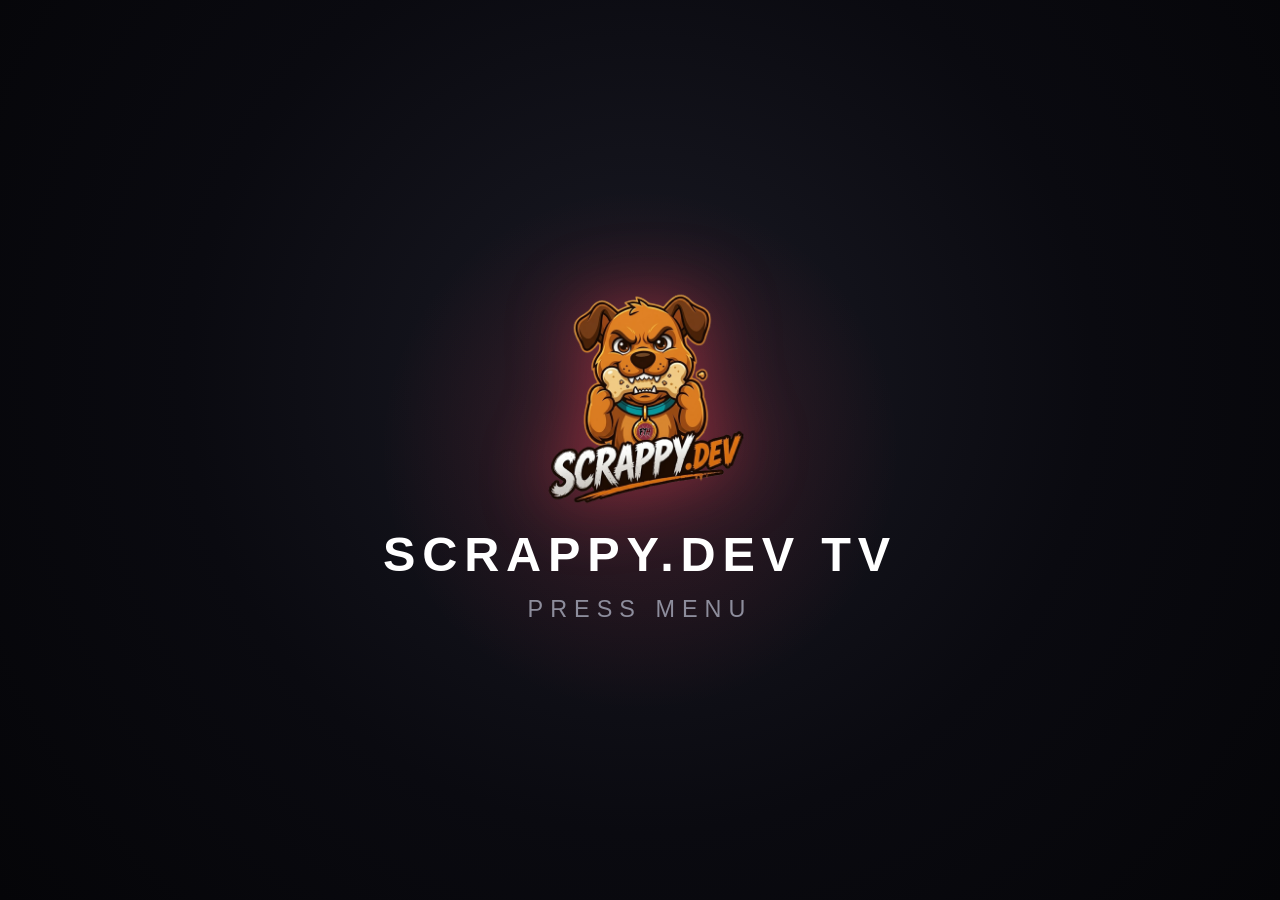
<file: html/player.html>
<!DOCTYPE html>
<html lang="en">
<head>
	<meta charset="UTF-8">
	<title>Scrappy.Dev TV — lecteur</title>
	<meta name="viewport" content="width=device-width, initial-scale=1">
	<link rel="stylesheet" href="player.css">
</head>
<body>


	<div class="layer" id="ytlayer" hidden><div id="ytmount"></div></div>


	<div class="layer" id="medialayer" hidden>
		<video id="media" playsinline preload="auto"></video>
		<div class="audio-art" id="audioart" hidden>
			<img src="img/scrappydev.png" alt="">
			<div class="eq"><span></span><span></span><span></span><span></span><span></span></div>
		</div>
	</div>


	<div class="layer" id="imagelayer" hidden><img id="picture" alt=""></div>


	<div class="layer idle" id="idle">
		<div class="glow"></div>
		<img src="img/scrappydev.png" alt="">
		<strong>Scrappy.Dev TV</strong>
		<span>Appuie sur MENU</span>
	</div>


	<div class="menu" id="menu" hidden>
		<header class="menu-head">
			<img src="img/scrappydev.png" alt="">
			<div><strong>Scrappy.Dev TV</strong><span id="menutitle">Accueil</span></div>
		</header>
		<div class="menu-body" id="menubody"></div>
		<footer class="menu-hints" id="menuhints"></footer>
	</div>

	<div class="osd" id="osd">
		<div class="osd-volume" id="osdvolume" hidden>
			<svg id="osdvolicon" viewBox="0 0 24 24"></svg>
			<div class="bar"><i id="osdvolfill"></i></div>
			<b id="osdvolnum">0</b>
		</div>
		<div class="osd-channel" id="osdchannel" hidden><b id="osdchnum"></b><span id="osdchname"></span></div>
		<div class="osd-info" id="osdinfo" hidden><em id="osdinnum"></em><div><strong id="osdintitle"></strong><span id="osdinsub"></span></div></div>
		<div class="osd-toast" id="osdtoast" hidden></div>
	</div>

	<div class="layer off" id="offlayer" hidden></div>

	<div class="spinner" id="spinner" hidden><i></i></div>
	<div class="notice" id="notice" hidden><strong id="noticetitle"></strong><span id="noticetext"></span></div>

	<script src="i18n.js"></script>
	<script src="player.js"></script>
</body>
</html>
</file>
<file: docs/style.css>
:root {
  --bg: #0a0e14;
  --panel: #111822;
  --panel2: #172230;
  --line: #25344a;
  --text: #e7ece9;
  --muted: #94a39c;
  --accent: #f28c28;
  --accent2: #ffc27a;
  --green: #5fd49a;
  --red: #e5565f;
  --blue: #7cc4ff;
  --radius: 14px;
  --code-bg: #080c11;
}
* { box-sizing: border-box; }

/* ---- scrollbars (replaces the browser default) ------------------------------------------------ */
* { scrollbar-width: thin; scrollbar-color: #3a4a60 transparent; }
::-webkit-scrollbar { width: 11px; height: 11px; }
::-webkit-scrollbar-track { background: transparent; }
::-webkit-scrollbar-thumb { background: #2f3d52; border-radius: 99px; border: 3px solid transparent; background-clip: padding-box; }
::-webkit-scrollbar-thumb:hover { background: var(--accent); background-clip: padding-box; border: 3px solid transparent; }
::-webkit-scrollbar-corner { background: transparent; }
::-webkit-scrollbar-button { display: none; width: 0; height: 0; }

html { scroll-behavior: smooth; scroll-padding-top: 84px; }
html[lang="en"] .fr, html[lang="fr"] .en { display: none !important; }
body { margin: 0; background: radial-gradient(1100px 560px at 85% -8%, #16283a 0, transparent 60%), radial-gradient(800px 500px at -10% 30%, #14202e 0, transparent 60%), var(--bg); color: var(--text); font: 16px/1.65 "Segoe UI", system-ui, -apple-system, sans-serif; -webkit-font-smoothing: antialiased; }
code { background: #0a0f16; border: 1px solid var(--line); border-radius: 6px; padding: 1px 7px; font: 0.88em Consolas, "Cascadia Mono", monospace; color: var(--accent2); }
b { color: #fff; }
a { color: var(--blue); }
h1, h2, h3, h4 { margin: 0; }

/* ---- top bar ------------------------------------------------------------------------------------ */
.top { position: sticky; top: 0; z-index: 20; display: flex; align-items: center; gap: 16px; padding: 10px 22px; background: rgba(11, 16, 15, 0.88); backdrop-filter: blur(12px); border-bottom: 1px solid var(--line); }
.lang { display: inline-flex; background: var(--panel2); border: 1px solid var(--line); border-radius: 10px; padding: 3px; }
.lang button { background: transparent; color: var(--muted); border: 0; border-radius: 7px; padding: 5px 13px; font: 700 13px/1 "Segoe UI", sans-serif; letter-spacing: 0.08em; cursor: pointer; }
.lang button.on { background: var(--accent); color: #1d1005; }
.lang button:not(.on):hover { color: var(--text); }
.brand { display: flex; align-items: center; gap: 10px; white-space: nowrap; }
.brand .b1 { letter-spacing: 0.16em; font-size: 12.5px; color: var(--muted); }
.brand b { color: var(--accent); font-size: 16px; }
.dot { width: 9px; height: 9px; border-radius: 50%; background: var(--green); box-shadow: 0 0 12px var(--green); }
.burger { display: none; background: var(--panel2); color: var(--text); border: 1px solid var(--line); border-radius: 9px; font-size: 18px; padding: 3px 11px; cursor: pointer; }
.progress { margin-left: auto; display: flex; align-items: center; gap: 12px; font-size: 13px; color: var(--muted); }
.progress .ptext { white-space: nowrap; }
.progress .ptext b { color: var(--text); margin-left: 4px; }
.bar { width: 180px; height: 8px; background: var(--panel2); border-radius: 99px; overflow: hidden; }
.bar i { display: block; height: 100%; width: 0; background: linear-gradient(90deg, var(--green), var(--accent)); border-radius: 99px; transition: width 0.3s ease; }
#pct { min-width: 38px; text-align: right; color: var(--text); font-weight: 700; }
.ghost { background: transparent; color: var(--muted); border: 1px solid var(--line); border-radius: 8px; padding: 4px 10px; font: inherit; font-size: 12px; cursor: pointer; }
.ghost:hover { color: var(--text); border-color: var(--accent); }

/* ---- layout ---------------------------------------------------------------------------------------- */
.layout { max-width: 1240px; margin: 0 auto; display: grid; grid-template-columns: 250px minmax(0, 1fr); gap: 36px; padding: 28px 22px 90px; }
.side { position: sticky; top: 76px; align-self: start; max-height: calc(100vh - 92px); overflow-y: auto; display: flex; flex-direction: column; gap: 1px; padding-right: 6px; }
.side .grp { margin: 16px 12px 5px; font-size: 11px; font-weight: 700; letter-spacing: 0.14em; text-transform: uppercase; color: #6c7d75; }
.side .grp:first-child { margin-top: 0; }
.side a { color: var(--muted); text-decoration: none; padding: 7px 12px; border-radius: 9px; border-left: 3px solid transparent; font-size: 14.5px; }
.side a:hover { background: var(--panel); color: var(--text); }
.side a.on { background: var(--panel); color: var(--accent); border-left-color: var(--accent); }

main section { background: var(--panel); border: 1px solid var(--line); border-radius: var(--radius); padding: 28px 30px; margin-bottom: 22px; }
main section.hero { background: linear-gradient(135deg, #1b2a3d 0%, #101823 70%); border-color: #2b3d55; padding: 36px 32px; }
main section.dev { border-left: 3px solid var(--blue); background: linear-gradient(180deg, #101a24 0%, var(--panel) 100%); }
.devtag { display: inline-block; font-size: 11px; font-weight: 700; letter-spacing: 0.14em; text-transform: uppercase; color: var(--blue); background: rgba(124, 196, 255, 0.1); border: 1px solid rgba(124, 196, 255, 0.28); border-radius: 99px; padding: 2px 11px; margin-bottom: 10px; }
h1 { font-size: 40px; letter-spacing: -0.02em; margin-bottom: 10px; }
h2 { font-size: 23px; display: flex; align-items: center; gap: 12px; margin-bottom: 14px; }
h3 { font-size: 15px; color: var(--accent); margin: 24px 0 8px; text-transform: uppercase; letter-spacing: 0.1em; }
h4 { font-size: 15px; color: var(--accent2); margin-bottom: 6px; }
.num { display: inline-grid; place-items: center; width: 32px; height: 32px; flex: none; border-radius: 50%; background: var(--accent); color: #1d1005; font-weight: 800; font-size: 15px; }
p { margin: 0 0 12px; }
.lead { font-size: 18px; color: #cbd6d1; max-width: 760px; }
.note { color: var(--muted); font-size: 14.5px; border-left: 3px solid var(--line); padding-left: 12px; }

/* ---- hero pipeline ------------------------------------------------------------------------------ */
.pipeline { display: flex; align-items: stretch; gap: 10px; margin: 22px 0 16px; flex-wrap: wrap; }
.pipeline .node { flex: 1 1 150px; background: rgba(255, 255, 255, 0.04); border: 1px solid var(--line); border-radius: 12px; padding: 12px 14px; display: flex; flex-direction: column; gap: 2px; }
.pipeline .node small { color: var(--muted); font-size: 13px; }
.pipeline .node.pay { border-color: rgba(242, 140, 40, 0.5); background: rgba(242, 140, 40, 0.08); }
.pipeline .arrow { align-self: center; color: var(--accent); font-size: 20px; }
.chips { display: flex; flex-wrap: wrap; gap: 8px; }
.chip { font-size: 12.5px; color: var(--muted); border: 1px solid var(--line); border-radius: 99px; padding: 3px 12px; background: rgba(255, 255, 255, 0.03); }

/* ---- checklist ---------------------------------------------------------------------------------------- */
.checks { display: grid; gap: 8px; margin: 12px 0; }
.checks label { display: flex; gap: 13px; align-items: flex-start; cursor: pointer; padding: 10px 14px; border-radius: 11px; background: var(--panel2); border: 1px solid transparent; transition: border-color 0.15s, opacity 0.15s; }
.checks label:hover { border-color: var(--line); }
.checks label:has(input:checked) { opacity: 0.55; }
.checks label > span { flex: 1; min-width: 0; }
.checks i { font-style: normal; }
input[type="checkbox"] { appearance: none; -webkit-appearance: none; flex: none; width: 22px; height: 22px; margin: 1px 0 0; border-radius: 7px; border: 2px solid #5b6c65; background: transparent; cursor: pointer; display: grid; place-items: center; transition: background 0.15s, border-color 0.15s; }
input[type="checkbox"]:checked { background: var(--green); border-color: var(--green); }
input[type="checkbox"]:checked::after { content: ""; width: 5px; height: 10px; border: solid #06150d; border-width: 0 3px 3px 0; transform: rotate(45deg) translate(-1px, -1px); }

/* ---- tabs and code ------------------------------------------------------------------------------- */
.tabs { display: flex; flex-wrap: wrap; gap: 8px; margin: 14px 0; }
.tab { background: var(--panel2); color: var(--muted); border: 1px solid var(--line); border-radius: 99px; padding: 7px 17px; cursor: pointer; font: inherit; font-size: 14.5px; }
.tab:hover { color: var(--text); }
.tab.on { background: var(--accent); color: #1d1005; border-color: var(--accent); font-weight: 700; }
.pane { display: none; }
.pane.on { display: block; }
ol.how { margin: 0 0 14px; padding-left: 22px; }
ol.how li { margin: 4px 0; }
ol.steps { padding-left: 22px; }
ol.steps li { margin: 8px 0; padding-left: 4px; }
.bul { padding-left: 20px; }
.bul li { margin: 6px 0; }

figure.code { position: relative; margin: 12px 0; background: var(--code-bg); border: 1px solid var(--line); border-radius: 12px; overflow: hidden; }
figure.code figcaption { display: flex; align-items: center; justify-content: space-between; gap: 12px; padding: 8px 12px 8px 16px; background: #0f1513; border-bottom: 1px solid var(--line); }
figure.code .file { font: 600 12.5px Consolas, "Cascadia Mono", monospace; color: var(--muted); }
figure.code pre { margin: 0; padding: 14px 16px; overflow: auto; max-height: 560px; font: 13.5px/1.6 Consolas, "Cascadia Mono", monospace; color: #d6e2dc; tab-size: 4; }
figure.code code { background: none; border: 0; padding: 0; color: inherit; font: inherit; }
figure.code.collapsed pre { max-height: 300px; overflow: hidden; }
figure.code.collapsed::after { content: ""; position: absolute; left: 0; right: 0; bottom: 42px; height: 80px; background: linear-gradient(transparent, var(--code-bg)); pointer-events: none; }
figure.code .more { display: block; width: 100%; background: #0f1513; color: var(--accent); border: 0; border-top: 1px solid var(--line); padding: 10px; font: inherit; font-size: 13.5px; cursor: pointer; }
figure.code .more:hover { background: #141c19; }
figure.code:not(.collapsed) .more { display: none; }
.copy { background: var(--panel2); color: var(--text); border: 1px solid var(--line); border-radius: 8px; padding: 3px 12px; font: inherit; font-size: 12.5px; cursor: pointer; }
.copy:hover { border-color: var(--accent); color: var(--accent); }
.copy.done { border-color: var(--green); color: var(--green); }
.recipes { display: grid; grid-template-columns: repeat(auto-fit, minmax(280px, 1fr)); gap: 12px; }
.recipes figure.code { margin: 0; }
.tk-c { color: #6a7d74; font-style: italic; } .tk-s { color: #a8d98f; } .tk-n { color: #f0a36b; } .tk-k { color: #e08bb8; } .tk-p { color: #7cc4ff; } .tk-f { color: #f1d98a; }

/* ---- icon gallery --------------------------------------------------------------------------------- */
.icons { display: grid; grid-template-columns: repeat(auto-fill, minmax(176px, 1fr)); gap: 12px; margin: 10px 0 14px; }
.icon { background: var(--panel2); border: 1px solid var(--line); border-radius: 13px; padding: 12px; display: flex; flex-direction: column; align-items: center; gap: 7px; text-align: center; transition: border-color 0.15s, transform 0.15s; }
.icon:hover { border-color: var(--accent); transform: translateY(-2px); }
.icon .img { width: 100%; aspect-ratio: 1; border-radius: 10px; display: grid; place-items: center; background: repeating-conic-gradient(#1b2421 0 25%, #151c19 0 50%) 0 0 / 18px 18px; }
.icon img { max-width: 86%; max-height: 86%; object-fit: contain; }
.icon .name { background: none; border: 0; color: var(--accent2); font: 600 12px Consolas, "Cascadia Mono", monospace; cursor: pointer; padding: 2px 4px; border-radius: 6px; overflow-wrap: anywhere; }
.icon .name:hover { background: rgba(242, 140, 40, 0.12); }
.icon .name.done { color: var(--green); }
.icon small { color: var(--muted); font-size: 12.5px; line-height: 1.3; }

/* ---- tables, misc ------------------------------------------------------------------------------- */
table { width: 100%; border-collapse: collapse; margin: 14px 0; font-size: 14.5px; display: block; overflow-x: auto; }
th { text-align: left; color: var(--muted); font-weight: 600; font-size: 12px; letter-spacing: 0.09em; text-transform: uppercase; padding: 8px 12px; border-bottom: 1px solid var(--line); white-space: nowrap; }
td { padding: 10px 12px; border-bottom: 1px solid var(--line); vertical-align: top; }
tr:hover td { background: rgba(255, 255, 255, 0.02); }
.legend { display: flex; flex-wrap: wrap; gap: 6px 10px; font: 14px Consolas, monospace; color: var(--muted); margin: 8px 0 12px; align-items: baseline; }
.legend .ok { color: var(--green); } .legend .warn { color: var(--red); } .legend .info { color: var(--accent); } .legend span:not(.ok):not(.warn):not(.info) { margin-right: 14px; }
.cols { display: grid; grid-template-columns: repeat(auto-fit, minmax(250px, 1fr)); gap: 14px; margin: 10px 0; }
.col { background: var(--panel2); border: 1px solid var(--line); border-radius: 12px; padding: 16px 18px; }
.col p { font-size: 14.5px; color: #c4d0ca; margin: 0; }

#search { width: 100%; background: var(--panel2); color: var(--text); border: 1px solid var(--line); border-radius: 10px; padding: 11px 14px; font: inherit; margin-bottom: 12px; }
#search:focus { outline: none; border-color: var(--accent); }
details { background: var(--panel2); border: 1px solid var(--line); border-radius: 10px; margin: 8px 0; padding: 0 16px; }
summary { cursor: pointer; padding: 12px 0; font-weight: 600; list-style: none; display: flex; justify-content: space-between; gap: 12px; }
summary::-webkit-details-marker { display: none; }
summary::after { content: "+"; color: var(--accent); font-weight: 800; }
details[open] summary::after { content: "–"; }
details p { color: #c4d0ca; }
footer { text-align: center; color: var(--muted); font-size: 13px; padding: 12px 0; }

@media (max-width: 960px) {
  .layout { grid-template-columns: minmax(0, 1fr); gap: 0; padding: 18px 14px 70px; }
  .burger { display: block; }
  .side { display: none; position: fixed; top: 56px; left: 0; right: 0; max-height: calc(100vh - 56px); background: var(--bg); border-bottom: 1px solid var(--line); padding: 12px 16px; z-index: 19; }
  .side.open { display: flex; }
  .brand .b1 { display: none; }
  .bar { width: 90px; }
  .progress .ptext, .ghost { display: none; }
  main section { padding: 22px 18px; }
  h1 { font-size: 30px; }
  .pipeline .arrow { display: none; }
}
@media (max-width: 520px) { .top { padding: 9px 12px; gap: 10px; } .bar { width: 60px; } }

/* ---- configuration reference ------------------------------------------------------------------------ */
.refnav { display: flex; flex-wrap: wrap; gap: 8px; margin: 14px 0 6px; }
.refnav a { font-size: 13px; color: var(--muted); text-decoration: none; background: var(--panel2); border: 1px solid var(--line); border-radius: 99px; padding: 4px 13px; }
.refnav a:hover { color: var(--accent); border-color: var(--accent); }
table.ref { display: table; table-layout: auto; }
table.ref td:first-child { width: 24%; }
table.ref td:first-child code { overflow-wrap: break-word; }
table.ref td:nth-child(2) code { color: var(--green); }
table.ref td.allowed { color: var(--muted); font-size: 13.5px; width: 17%; }
#config-ref h3 { margin-top: 30px; padding-top: 6px; border-top: 1px solid var(--line); }
#config-ref h3:first-of-type { border-top: 0; }
@media (max-width: 960px) {
  table.ref, table.ref tbody { display: block; overflow: visible; }
  table.ref thead { display: none; }
  table.ref tr { display: block; padding: 12px 0; border-bottom: 1px solid var(--line); }
  table.ref td { display: block; border: 0; padding: 2px 0; width: auto !important; white-space: normal; }
  table.ref td:nth-child(2)::before { content: "Default: "; color: var(--muted); font-size: 12px; }
  table.ref td.allowed::before { content: "Allowed: "; }
  html[lang="fr"] table.ref td:nth-child(2)::before { content: "Défaut : "; }
  html[lang="fr"] table.ref td.allowed::before { content: "Valeurs : "; }
  table.ref tr:hover td { background: none; }
}

/* ---- additions for the TV documentation ---------------------------------------------------------- */
kbd { display: inline-block; min-width: 24px; text-align: center; padding: 1px 7px; border: 1px solid var(--line); border-bottom-width: 2px; border-radius: 6px; background: var(--panel2); color: var(--text); font: 600 0.86em Consolas, "Cascadia Mono", monospace; }
.badge { display: inline-block; font-size: 11.5px; font-weight: 700; letter-spacing: 0.06em; text-transform: uppercase; padding: 2px 8px; border-radius: 99px; border: 1px solid var(--line); color: var(--muted); vertical-align: middle; }
.badge.opt { color: var(--blue); border-color: rgba(124, 196, 255, 0.4); }
.badge.req { color: var(--accent); border-color: rgba(242, 140, 40, 0.5); }
.flow { counter-reset: s; list-style: none; padding: 0; margin: 12px 0; }
.flow li { counter-increment: s; position: relative; padding: 10px 14px 10px 52px; margin: 8px 0; background: var(--panel2); border: 1px solid var(--line); border-radius: 12px; }
.flow li::before { content: counter(s); position: absolute; left: 14px; top: 9px; width: 26px; height: 26px; border-radius: 50%; background: var(--accent); color: #1d1005; font: 800 14px/26px "Segoe UI", sans-serif; text-align: center; }
.keyrow { display: flex; flex-wrap: wrap; gap: 6px; margin: 4px 0; }
.shots { display: grid; grid-template-columns: repeat(auto-fit, minmax(210px, 1fr)); gap: 12px; margin: 12px 0; }
.shot { background: var(--panel2); border: 1px solid var(--line); border-radius: 12px; padding: 14px 16px; }
.shot b { display: block; margin-bottom: 4px; color: var(--accent2); }
.shot p { margin: 0; color: #c4d0ca; font-size: 14.5px; }
</file>
<file: html/player.css>
* { box-sizing: border-box; }

html, body {
	margin: 0;
	width: 100%;
	height: 100%;
	overflow: hidden;
	background: #050508;
	color: #fff;
	font-family: 'Segoe UI', Roboto, Arial, sans-serif;
	cursor: none;
	-webkit-user-select: none;
	user-select: none;
}

[hidden] { display: none !important; }

.layer { position: fixed; inset: 0; background: #000; }

#ytmount, #ytmount iframe { position: absolute; inset: 0; width: 100%; height: 100%; border: 0; }

#media { position: absolute; inset: 0; width: 100%; height: 100%; object-fit: contain; background: #000; }

#imagelayer { display: flex; align-items: center; justify-content: center; background: #050508; }
#picture { max-width: 100%; max-height: 100%; object-fit: contain; }


.idle {
	display: flex;
	flex-direction: column;
	align-items: center;
	justify-content: center;
	gap: 14px;
	background: radial-gradient(circle at 50% 42%, #1a1a24 0%, #0a0a10 55%, #050508 100%);
	text-align: center;
}
.idle img { position: relative; width: 26vmin; height: 26vmin; object-fit: contain; filter: drop-shadow(0 0 4vmin rgba(255, 66, 87, 0.45)); animation: breathe 4s ease-in-out infinite; }
.idle strong { position: relative; font-size: 5.4vmin; font-weight: 800; letter-spacing: 0.14em; text-transform: uppercase; }
.idle span { position: relative; font-size: 2.6vmin; color: #8d8d9c; letter-spacing: 0.3em; text-transform: uppercase; animation: blink 2.6s ease-in-out infinite; }
.glow { position: absolute; width: 60vmin; height: 60vmin; border-radius: 50%; background: radial-gradient(circle, rgba(255, 66, 87, 0.16), transparent 68%); animation: breathe 4s ease-in-out infinite; }


.audio-art {
	position: absolute;
	inset: 0;
	display: flex;
	flex-direction: column;
	align-items: center;
	justify-content: center;
	gap: 6vmin;
	background: radial-gradient(circle at 50% 40%, #1c1c27, #06060a);
}
.audio-art img { width: 24vmin; height: 24vmin; object-fit: contain; filter: drop-shadow(0 0 4vmin rgba(255, 66, 87, 0.4)); }
.eq { display: flex; align-items: flex-end; gap: 1.4vmin; height: 12vmin; }
.eq span { width: 2.2vmin; height: 100%; border-radius: 1vmin; background: linear-gradient(#ff4257, #a5162a); transform-origin: bottom; animation: eq 1.1s ease-in-out infinite; }
.eq span:nth-child(2) { animation-delay: -0.3s; }
.eq span:nth-child(3) { animation-delay: -0.6s; }
.eq span:nth-child(4) { animation-delay: -0.15s; }
.eq span:nth-child(5) { animation-delay: -0.45s; }
.paused .eq span { animation-play-state: paused; }


.spinner { position: fixed; right: 3vmin; bottom: 3vmin; width: 6vmin; height: 6vmin; z-index: 5; }
.spinner i { display: block; width: 100%; height: 100%; border-radius: 50%; border: 0.7vmin solid rgba(255, 255, 255, 0.18); border-top-color: #ff4257; animation: spin 0.9s linear infinite; }

.notice {
	position: fixed;
	inset: 0;
	z-index: 6;
	display: flex;
	flex-direction: column;
	align-items: center;
	justify-content: center;
	gap: 2vmin;
	padding: 6vmin;
	text-align: center;
	background: rgba(5, 5, 8, 0.94);
}
.notice strong { font-size: 5vmin; color: #ff4257; }
.notice span { font-size: 3vmin; color: #b8b8c4; max-width: 80%; line-height: 1.4; }

@keyframes breathe { 0%, 100% { transform: scale(1); opacity: 0.9; } 50% { transform: scale(1.05); opacity: 1; } }
@keyframes blink { 0%, 100% { opacity: 0.45; } 50% { opacity: 1; } }
@keyframes spin { to { transform: rotate(360deg); } }
@keyframes eq { 0%, 100% { transform: scaleY(0.25); } 50% { transform: scaleY(1); } }


html { font-size: calc(100vh / 45); }

.off { background: #000; z-index: 30; }

.menu {
	position: fixed;
	inset: 0;
	z-index: 10;
	display: flex;
	flex-direction: column;
	padding: 2.6rem 3.4rem 2rem;
	background:
		radial-gradient(90% 70% at 15% 0%, rgba(255, 66, 87, 0.18), transparent 60%),
		linear-gradient(180deg, rgba(8, 8, 13, 0.965), rgba(4, 4, 8, 0.985));
	animation: menuin 0.25s ease both;
}

.menu-head { display: flex; align-items: center; gap: 1.1rem; }
.menu-head img { width: 3.6rem; height: 3.6rem; object-fit: contain; filter: drop-shadow(0 0 1rem rgba(255, 66, 87, 0.5)); }
.menu-head strong { display: block; font-size: 1.7rem; font-weight: 800; letter-spacing: 0.14em; text-transform: uppercase; }
.menu-head span { display: block; margin-top: 0.15rem; font-size: 1rem; color: #ff4257; letter-spacing: 0.22em; text-transform: uppercase; font-weight: 700; }

.menu-body { flex: 1; min-height: 0; display: flex; align-items: center; justify-content: center; }

.tiles { display: flex; gap: 1.6rem; align-items: center; justify-content: center; flex-wrap: nowrap; }

.tile {
	width: 9.4rem;
	height: 11.2rem;
	display: flex;
	flex-direction: column;
	align-items: center;
	justify-content: center;
	gap: 1rem;
	border-radius: 1.4rem;
	border: 0.12rem solid rgba(255, 255, 255, 0.1);
	background: linear-gradient(180deg, rgba(30, 30, 40, 0.9), rgba(16, 16, 22, 0.9));
	color: #b8b9c6;
	transition: transform 0.14s ease, border-color 0.14s, box-shadow 0.14s, color 0.14s;
}
.tile svg { width: 3.6rem; height: 3.6rem; fill: none; stroke: currentColor; stroke-width: 1.6; stroke-linecap: round; stroke-linejoin: round; }
.tile span { font-size: 1.15rem; font-weight: 700; letter-spacing: 0.04em; }
.tile.sel {
	transform: scale(1.14);
	color: #fff;
	border-color: #ff4257;
	background: linear-gradient(180deg, rgba(255, 66, 87, 0.3), rgba(90, 14, 26, 0.55));
	box-shadow: 0 0 2.6rem rgba(255, 66, 87, 0.45), 0 1rem 2rem rgba(0, 0, 0, 0.6);
}

.list { width: 44rem; max-width: 88%; display: flex; flex-direction: column; gap: 0.6rem; }
.row {
	display: flex;
	align-items: center;
	gap: 1.1rem;
	padding: 0.85rem 1.2rem;
	border-radius: 1rem;
	border: 0.1rem solid rgba(255, 255, 255, 0.08);
	background: rgba(24, 24, 32, 0.85);
	color: #c9cad4;
	font-size: 1.3rem;
	font-weight: 600;
	transition: transform 0.12s, border-color 0.12s, background 0.12s;
}
.row b {
	flex: 0 0 auto;
	min-width: 2.6rem;
	height: 2.6rem;
	display: grid;
	place-items: center;
	border-radius: 0.7rem;
	background: rgba(255, 66, 87, 0.16);
	color: #ff4257;
	font-size: 1.2rem;
	font-variant-numeric: tabular-nums;
}
.row span { flex: 1; min-width: 0; overflow: hidden; text-overflow: ellipsis; white-space: nowrap; }
.row em { flex: 0 0 auto; font-style: normal; font-size: 0.85rem; letter-spacing: 0.14em; text-transform: uppercase; color: #35d07f; font-weight: 800; }
.row.sel { transform: scale(1.04); color: #fff; border-color: #ff4257; background: linear-gradient(90deg, rgba(255, 66, 87, 0.32), rgba(90, 14, 26, 0.5)); box-shadow: 0 0 1.8rem rgba(255, 66, 87, 0.35); }
.row.sel b { background: #ff4257; color: #fff; }
.list-empty { color: #8a8b9a; font-size: 1.2rem; }

.menu-hints { display: flex; justify-content: center; gap: 2rem; font-size: 0.95rem; color: #8a8b9a; letter-spacing: 0.06em; }
.menu-hints b { color: #fff; margin-right: 0.35rem; }


.osd { position: fixed; inset: 0; z-index: 20; pointer-events: none; }
.osd > * { position: absolute; animation: osdin 0.18s ease both; }

.osd-volume {
	left: 3rem;
	bottom: 3rem;
	display: flex;
	align-items: center;
	gap: 1rem;
	padding: 0.9rem 1.4rem;
	border-radius: 1.2rem;
	background: rgba(8, 8, 13, 0.85);
	border: 0.1rem solid rgba(255, 255, 255, 0.14);
}
.osd-volume svg { width: 2.2rem; height: 2.2rem; fill: none; stroke: #fff; stroke-width: 1.8; stroke-linecap: round; stroke-linejoin: round; }
.osd-volume .bar { width: 15rem; height: 0.55rem; border-radius: 999px; background: rgba(255, 255, 255, 0.16); overflow: hidden; }
.osd-volume .bar i { display: block; height: 100%; width: 0; border-radius: 999px; background: linear-gradient(90deg, #a5162a, #ff4257); }
.osd-volume b { min-width: 2.6rem; text-align: right; font-size: 1.3rem; font-variant-numeric: tabular-nums; }
.osd-volume.muted .bar i { background: #55566a; }

.osd-channel {
	top: 2.6rem;
	right: 3rem;
	text-align: right;
	text-shadow: 0 0.1rem 0.8rem rgba(0, 0, 0, 0.9);
}
.osd-channel b { display: block; font-size: 4.4rem; line-height: 1; font-weight: 800; color: #fff; font-variant-numeric: tabular-nums; }
.osd-channel span { display: block; margin-top: 0.4rem; font-size: 1.3rem; font-weight: 700; color: #ff8593; letter-spacing: 0.06em; }

.osd-info {
	left: 3rem;
	right: 3rem;
	bottom: 3rem;
	display: flex;
	align-items: center;
	gap: 1.2rem;
	padding: 1.1rem 1.6rem;
	border-radius: 1.2rem;
	background: linear-gradient(90deg, rgba(8, 8, 13, 0.92), rgba(8, 8, 13, 0.78));
	border: 0.1rem solid rgba(255, 255, 255, 0.14);
}
.osd-info em { font-style: normal; min-width: 3rem; height: 3rem; display: grid; place-items: center; border-radius: 0.8rem; background: #ff4257; font-weight: 800; font-size: 1.4rem; padding: 0 0.6rem; }
.osd-info strong { display: block; font-size: 1.5rem; }
.osd-info span { display: block; margin-top: 0.2rem; font-size: 1rem; color: #9fa0ae; letter-spacing: 0.08em; text-transform: uppercase; }

.osd-toast {
	left: 50%;
	top: 46%;
	transform: translate(-50%, -50%);
	padding: 0.9rem 2rem;
	border-radius: 999px;
	background: rgba(8, 8, 13, 0.88);
	border: 0.1rem solid rgba(255, 255, 255, 0.16);
	font-size: 1.6rem;
	font-weight: 800;
	letter-spacing: 0.04em;
}

@keyframes menuin { from { opacity: 0; } to { opacity: 1; } }
@keyframes osdin { from { opacity: 0; translate: 0 0.6rem; } to { opacity: 1; translate: 0 0; } }
</file>
